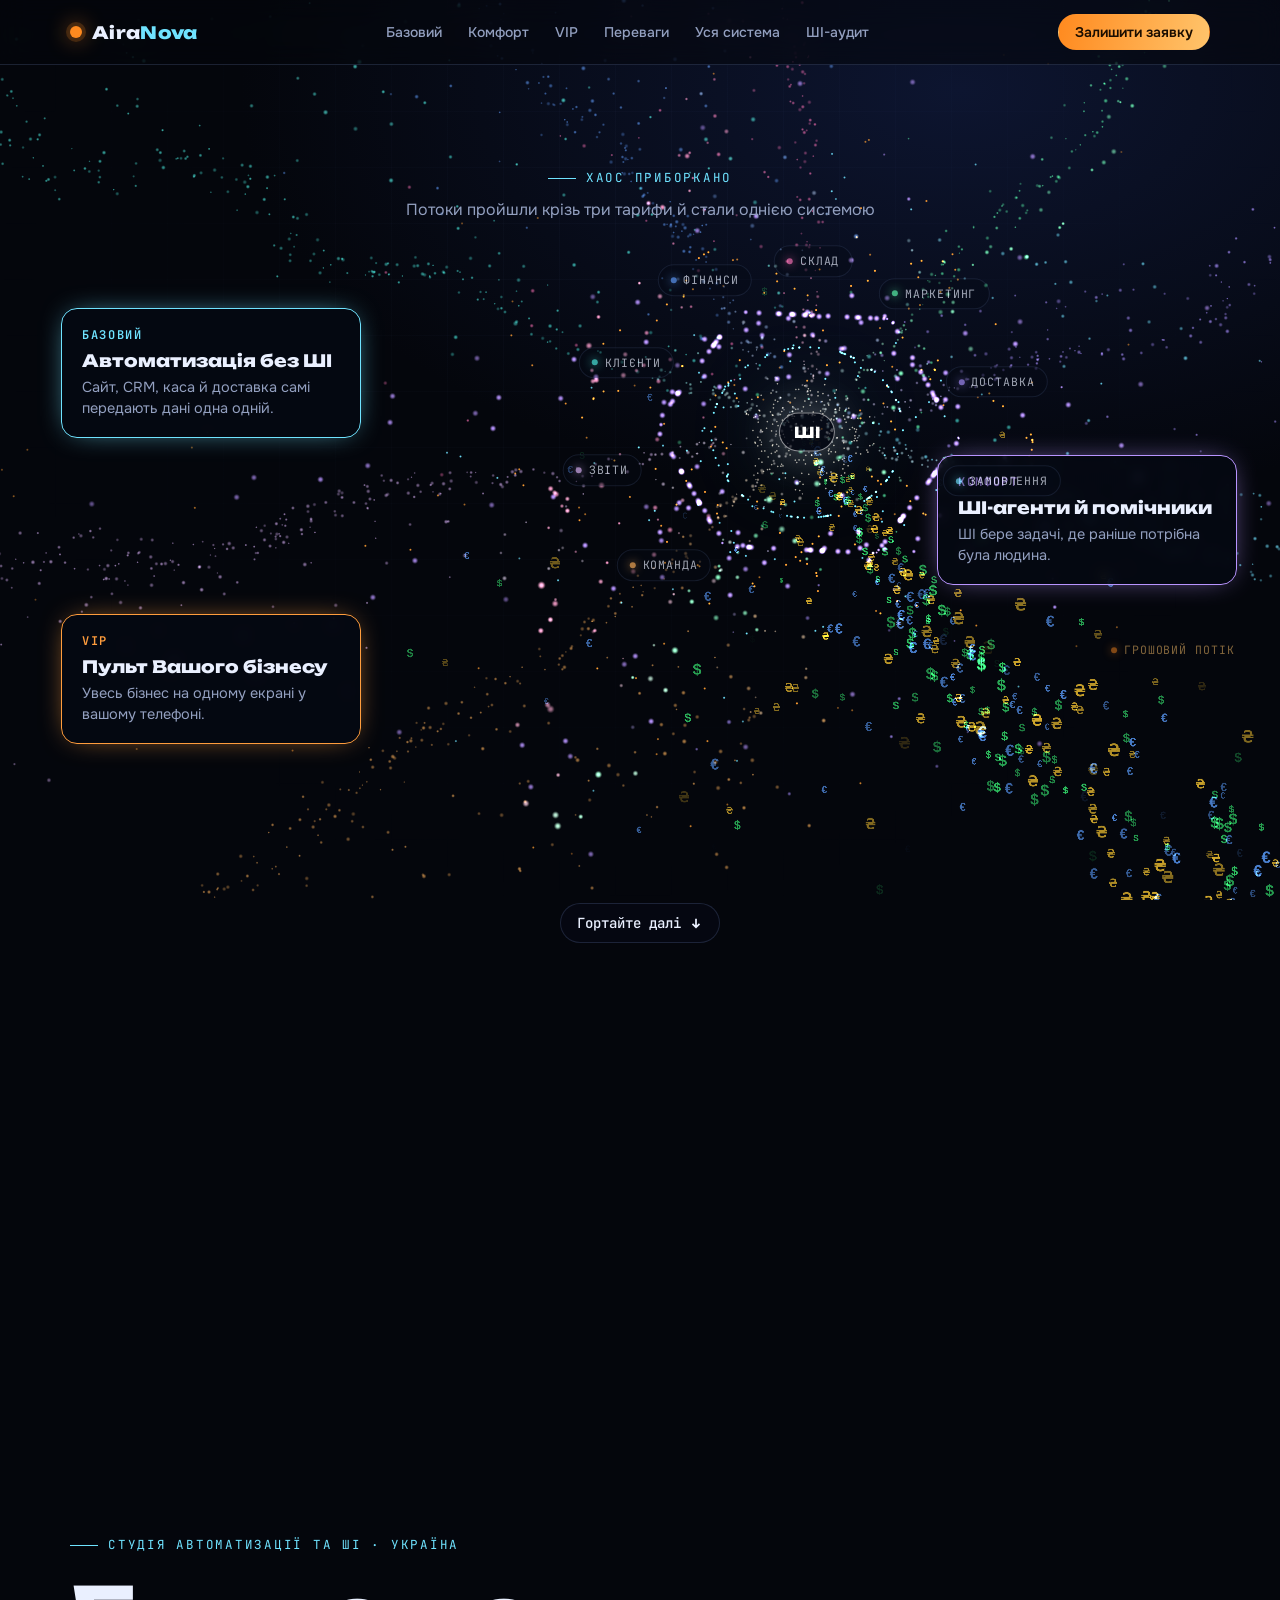
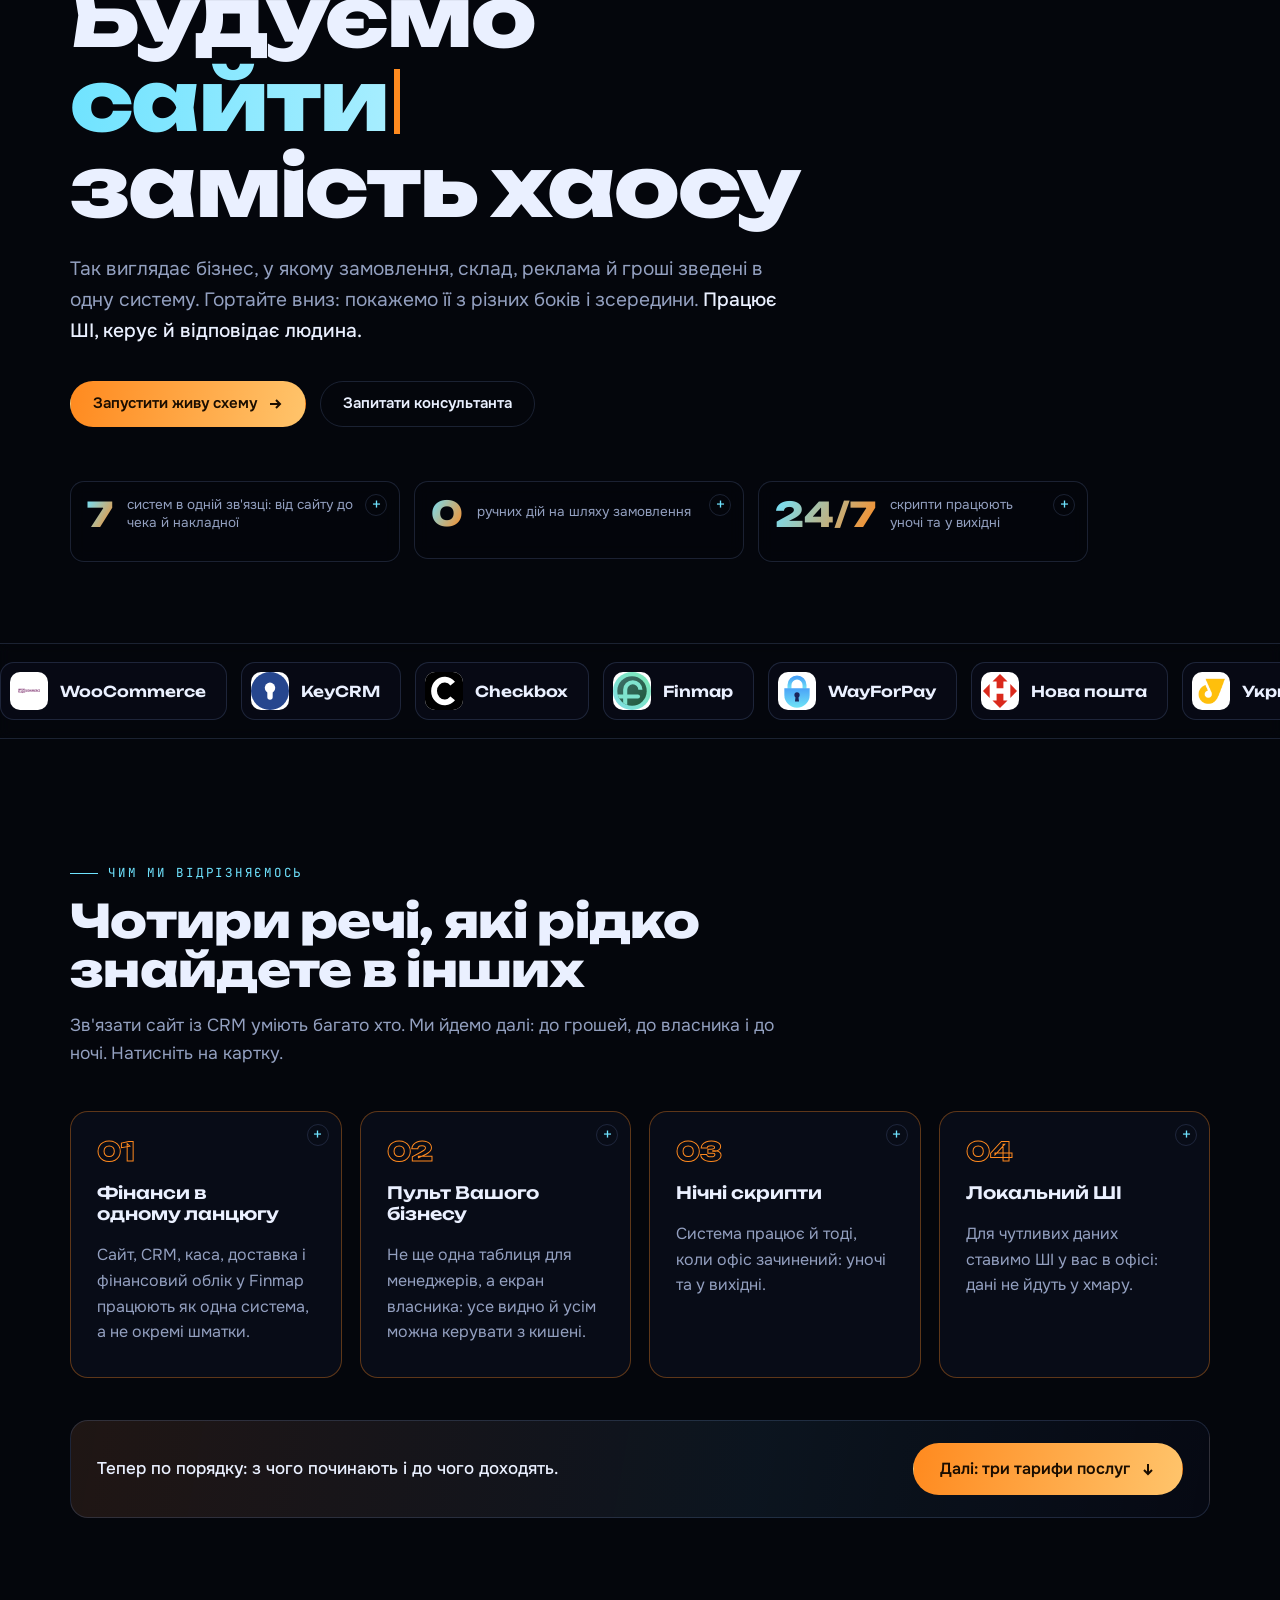
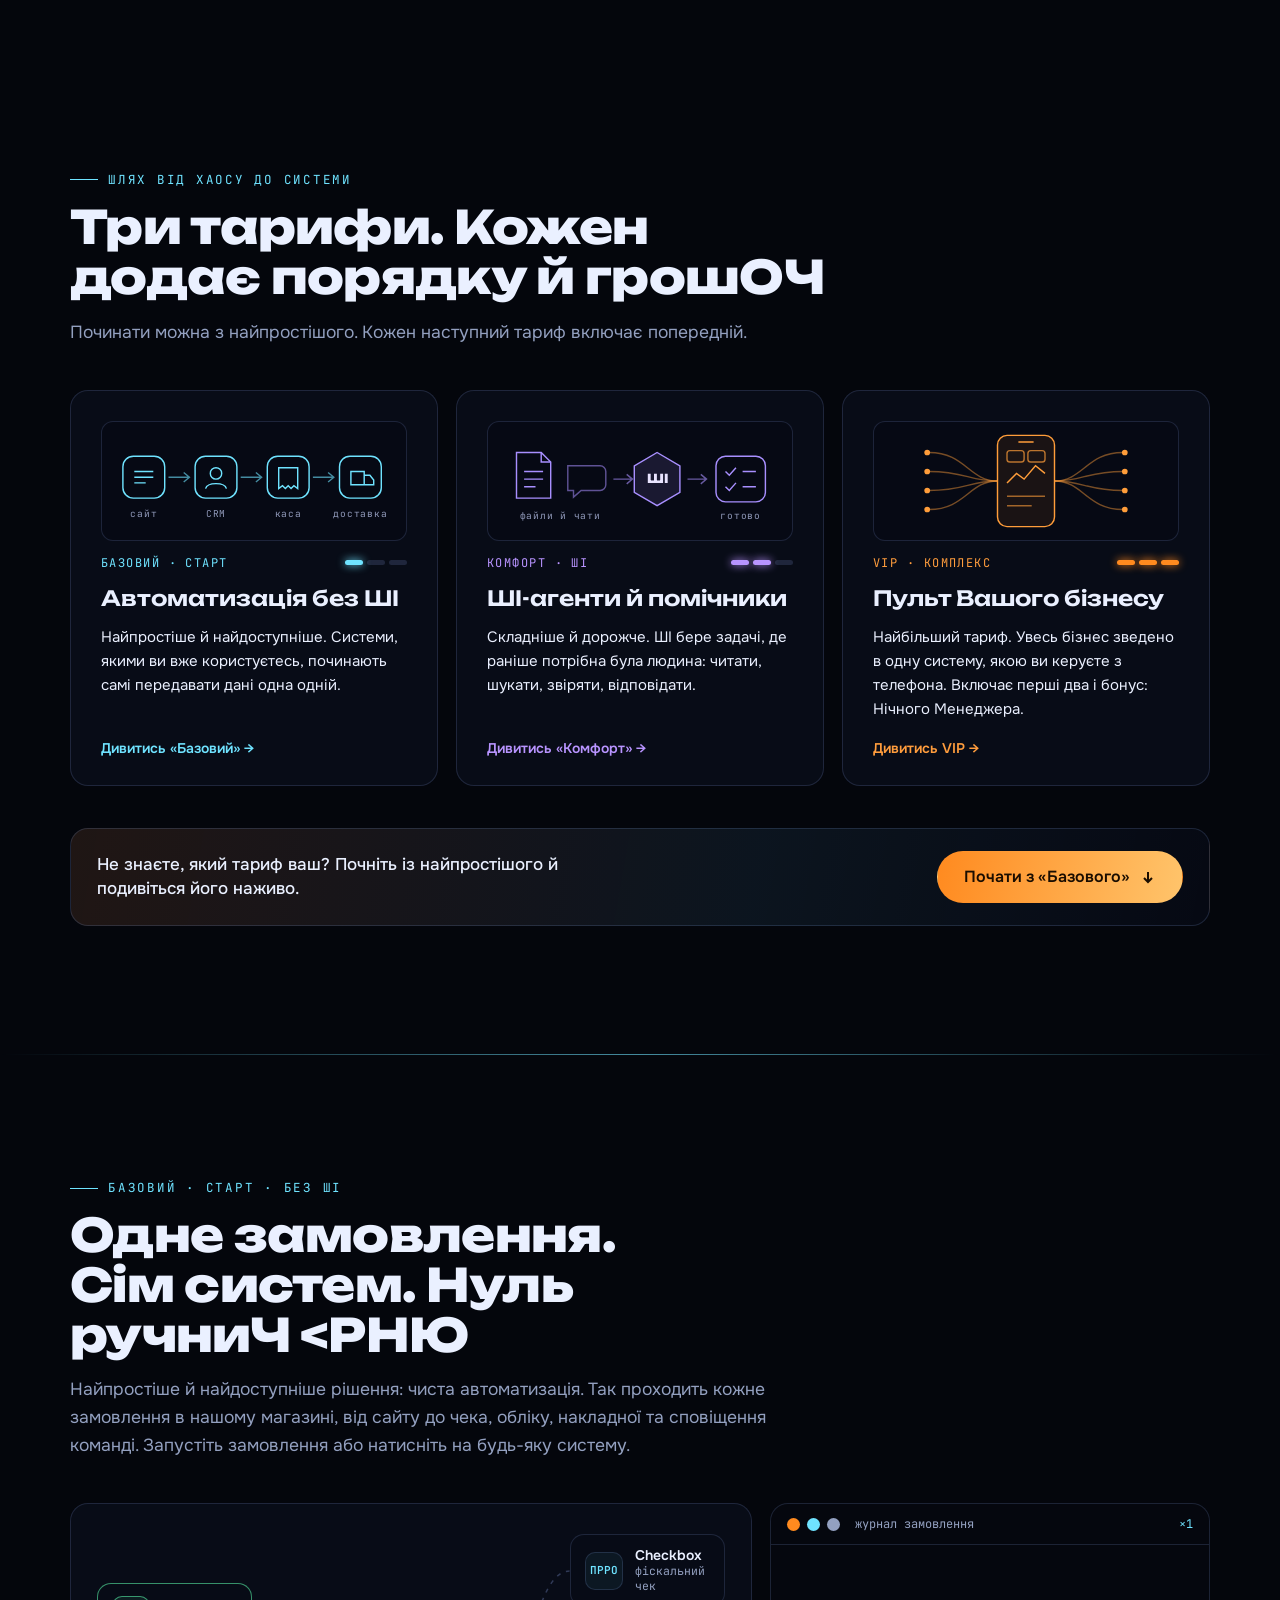
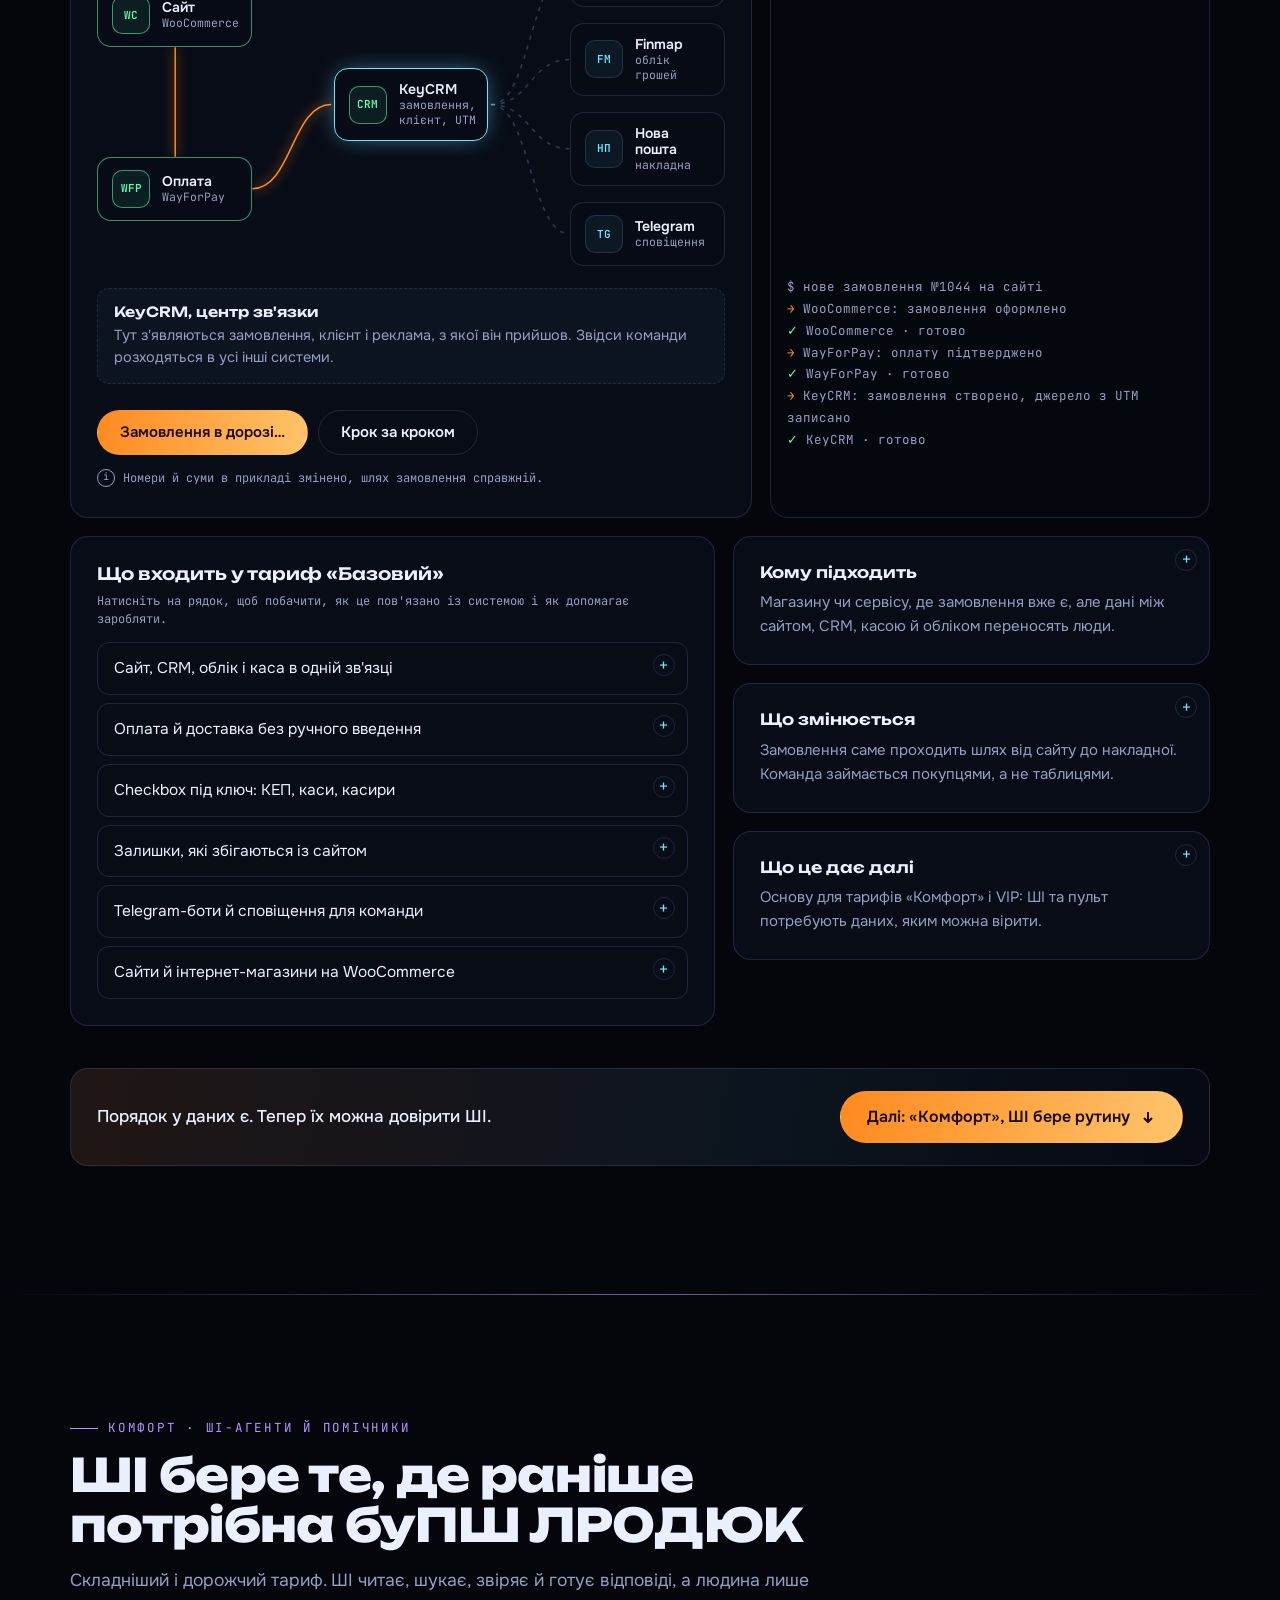
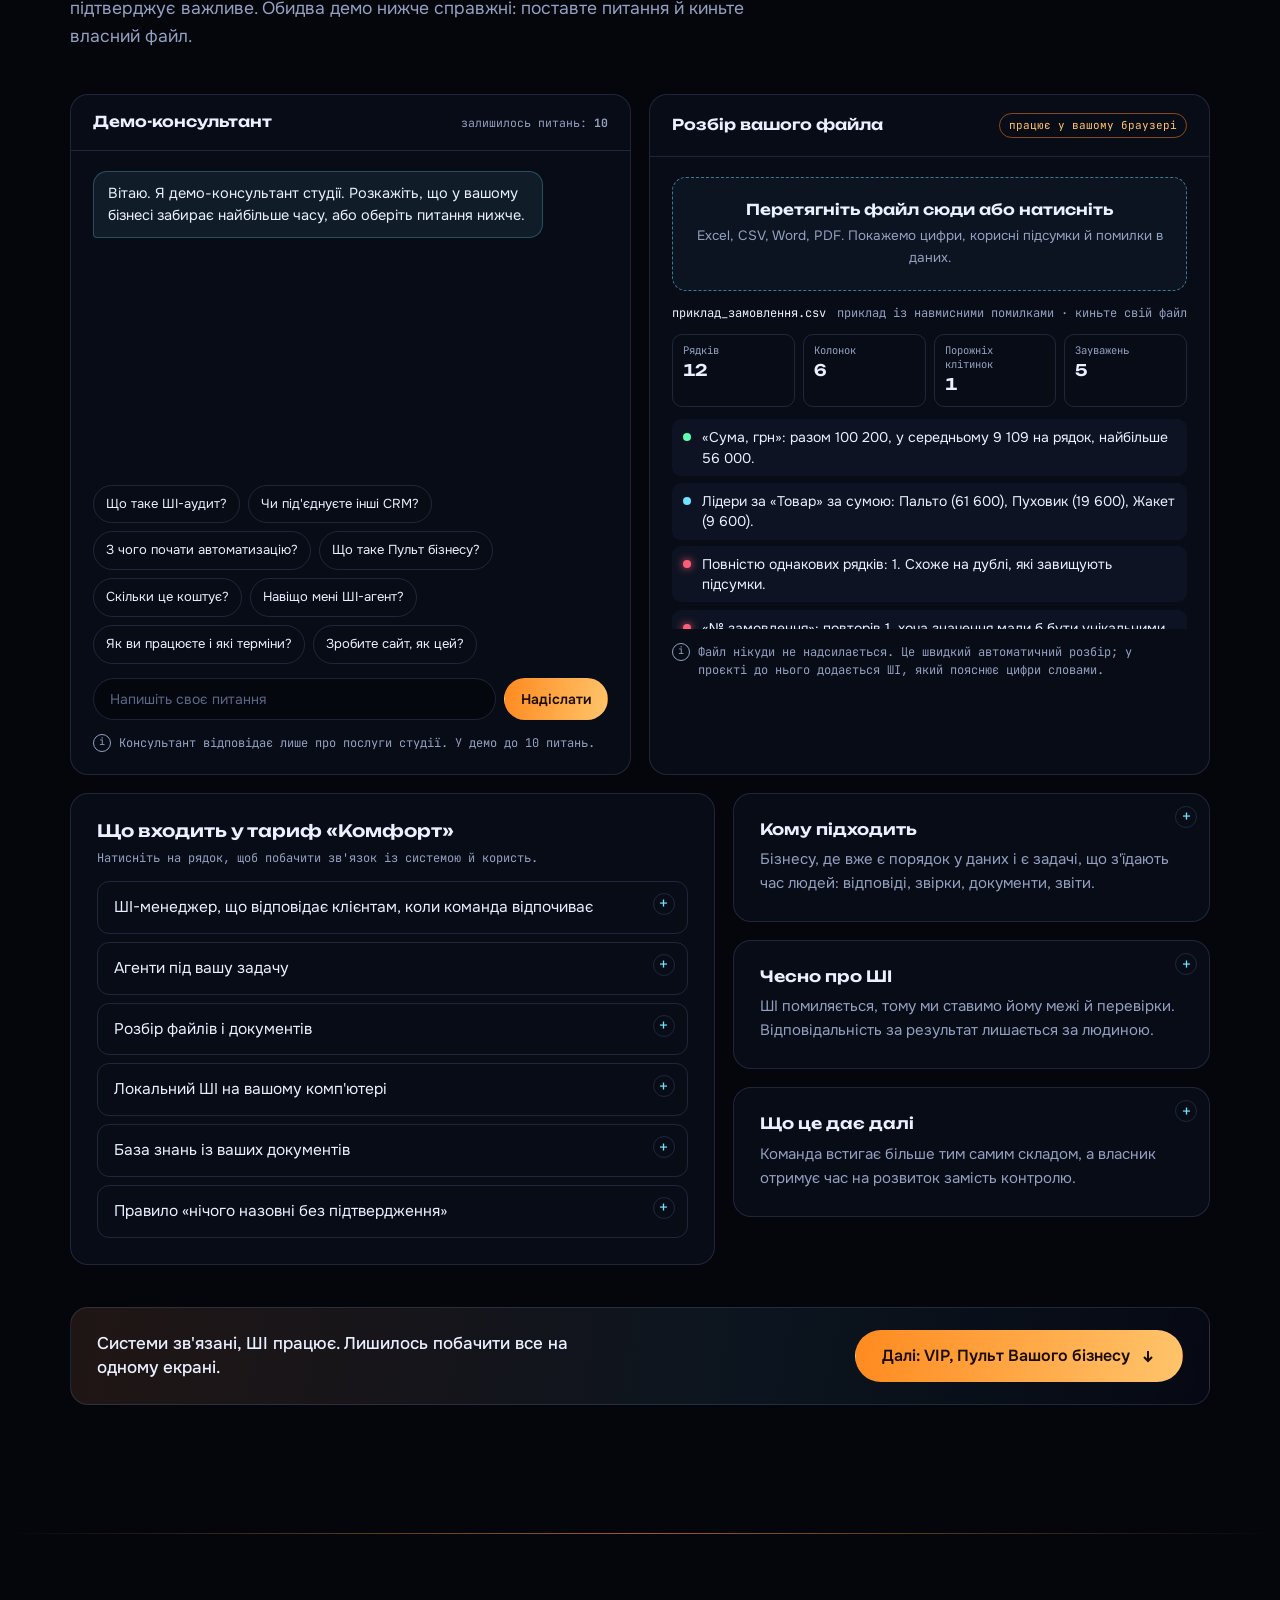
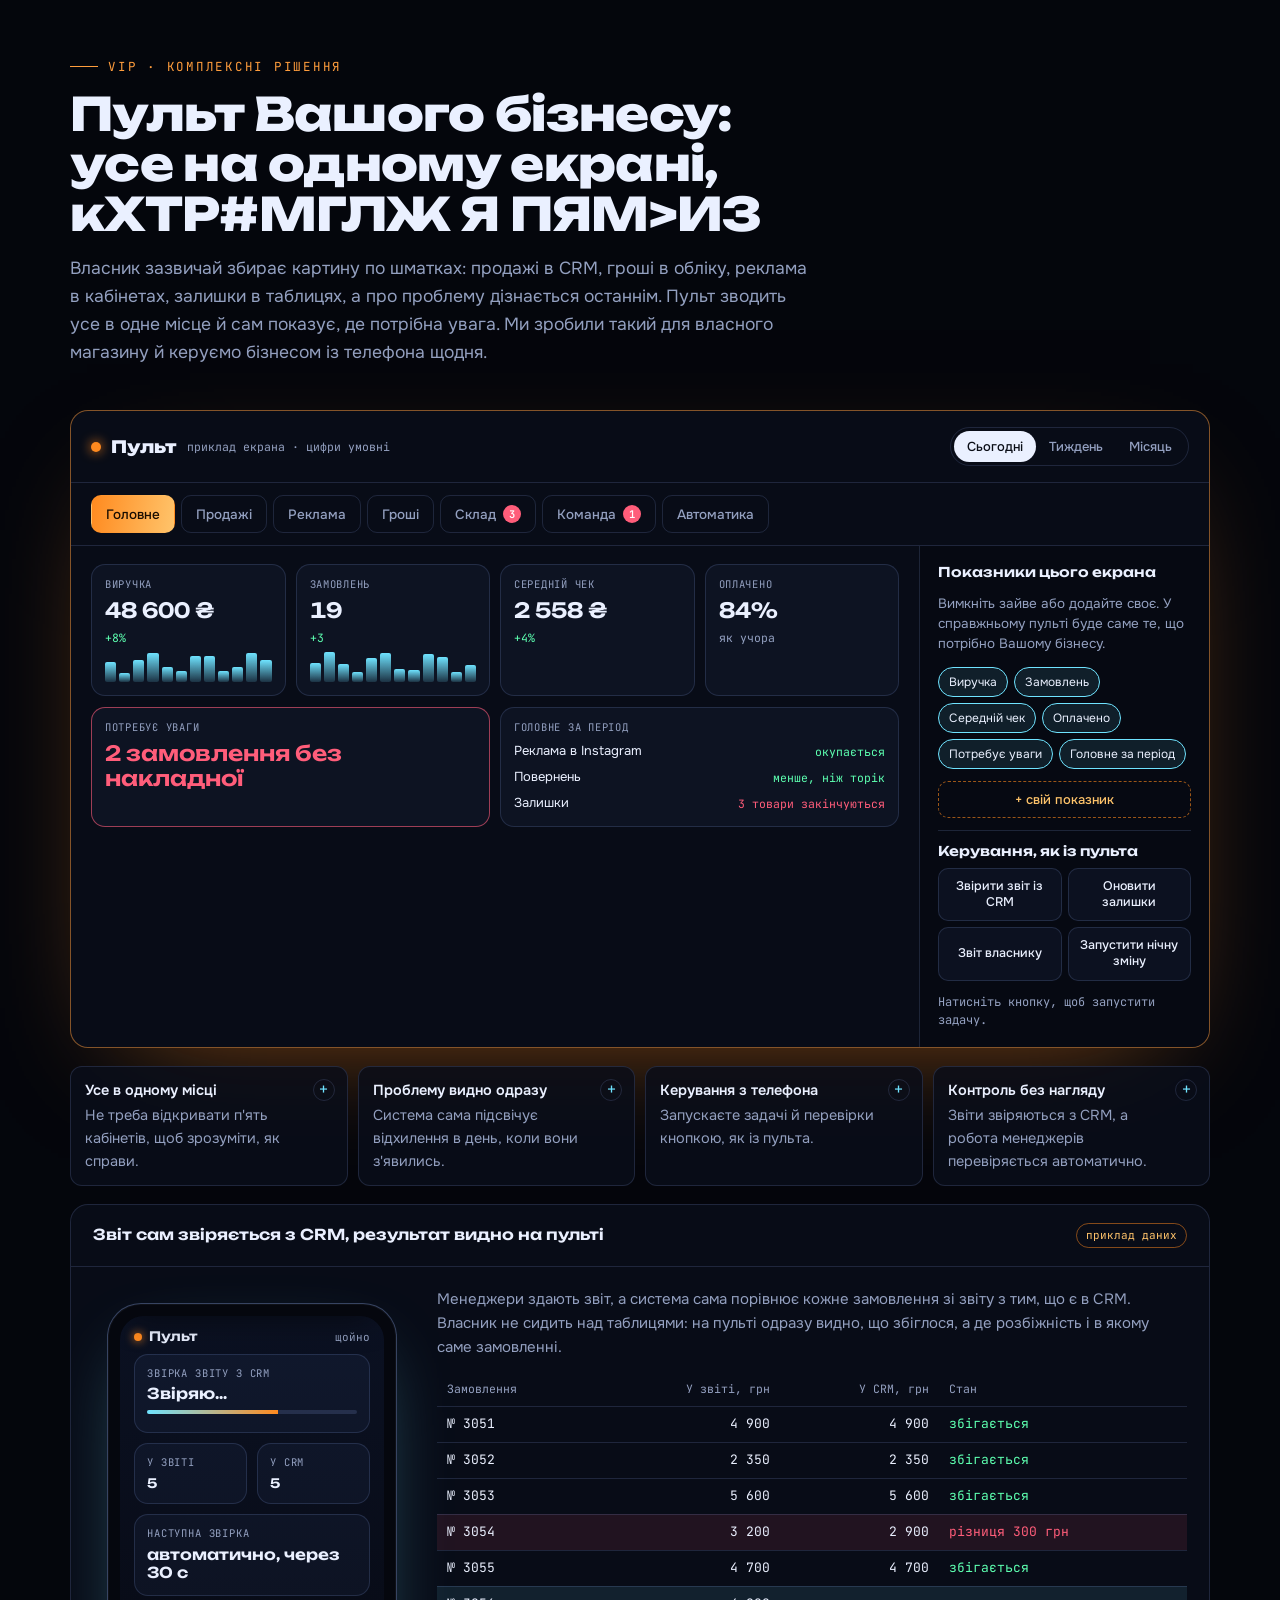
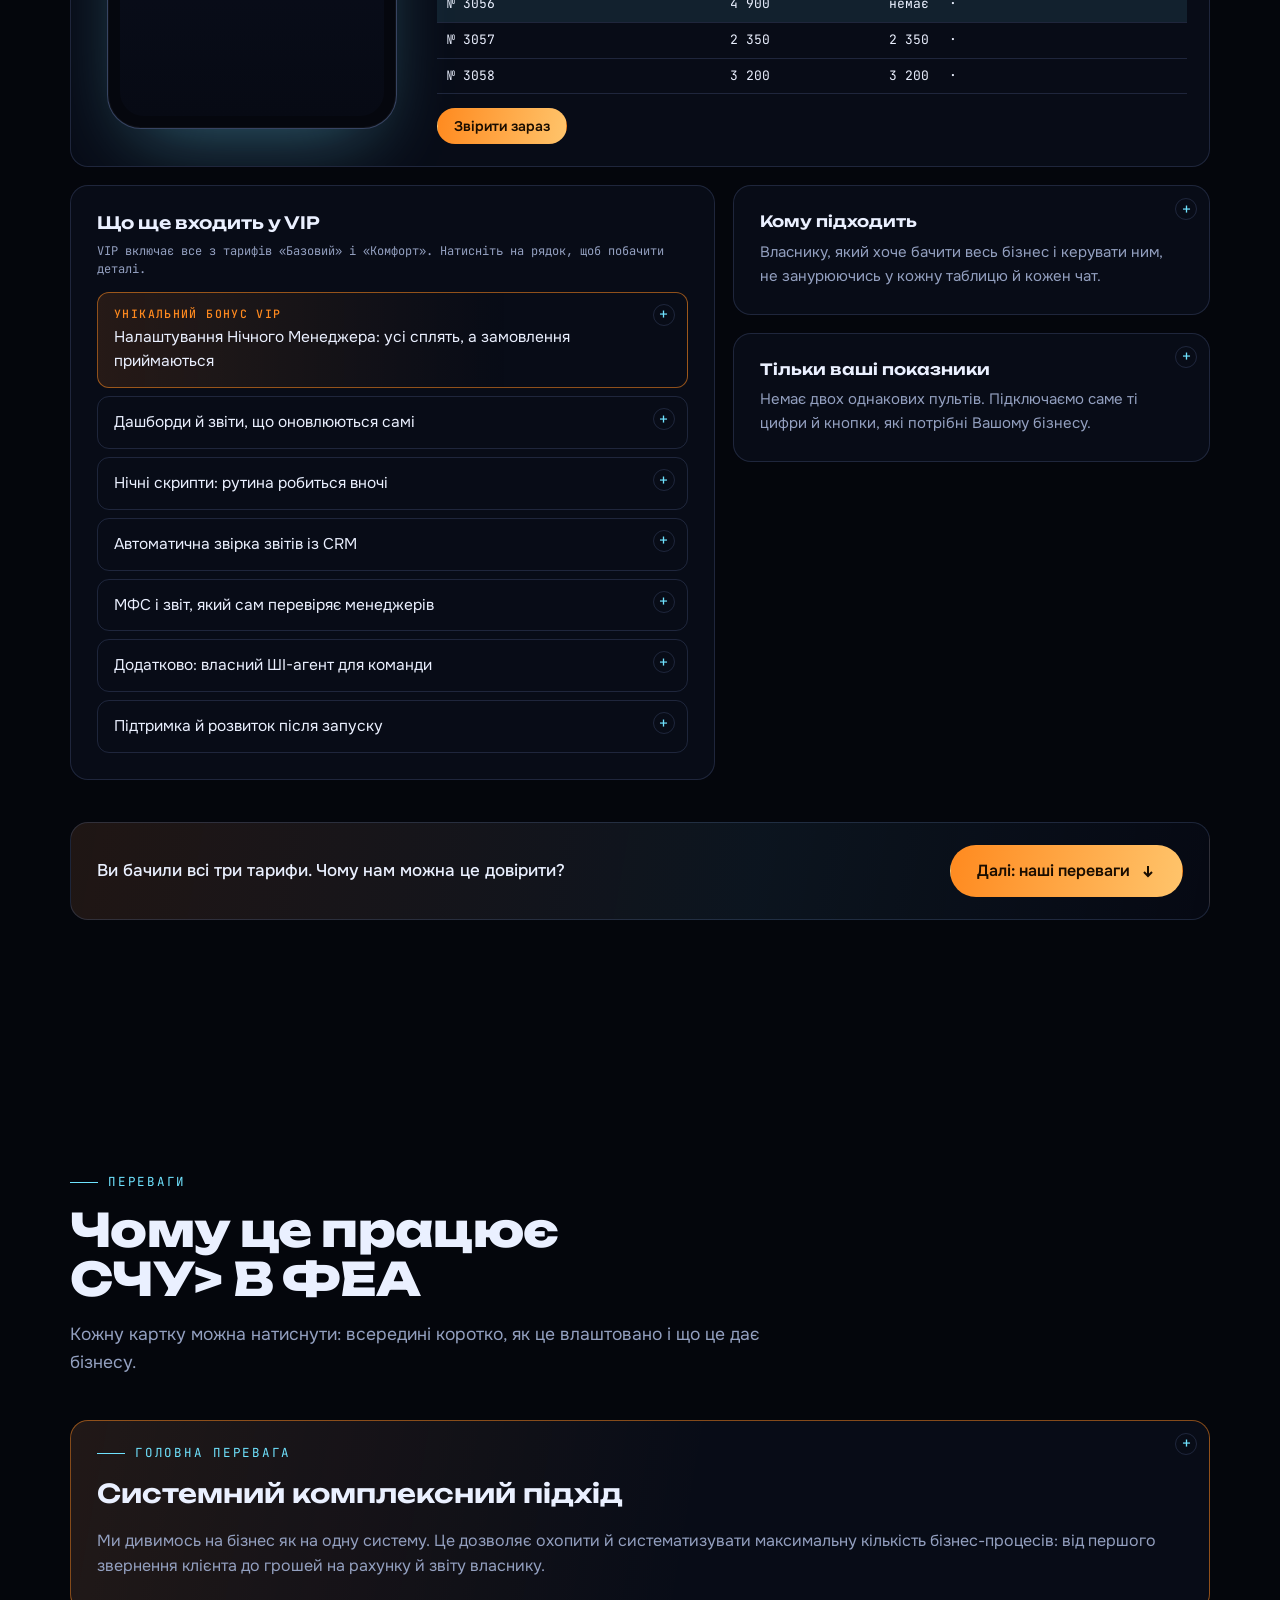
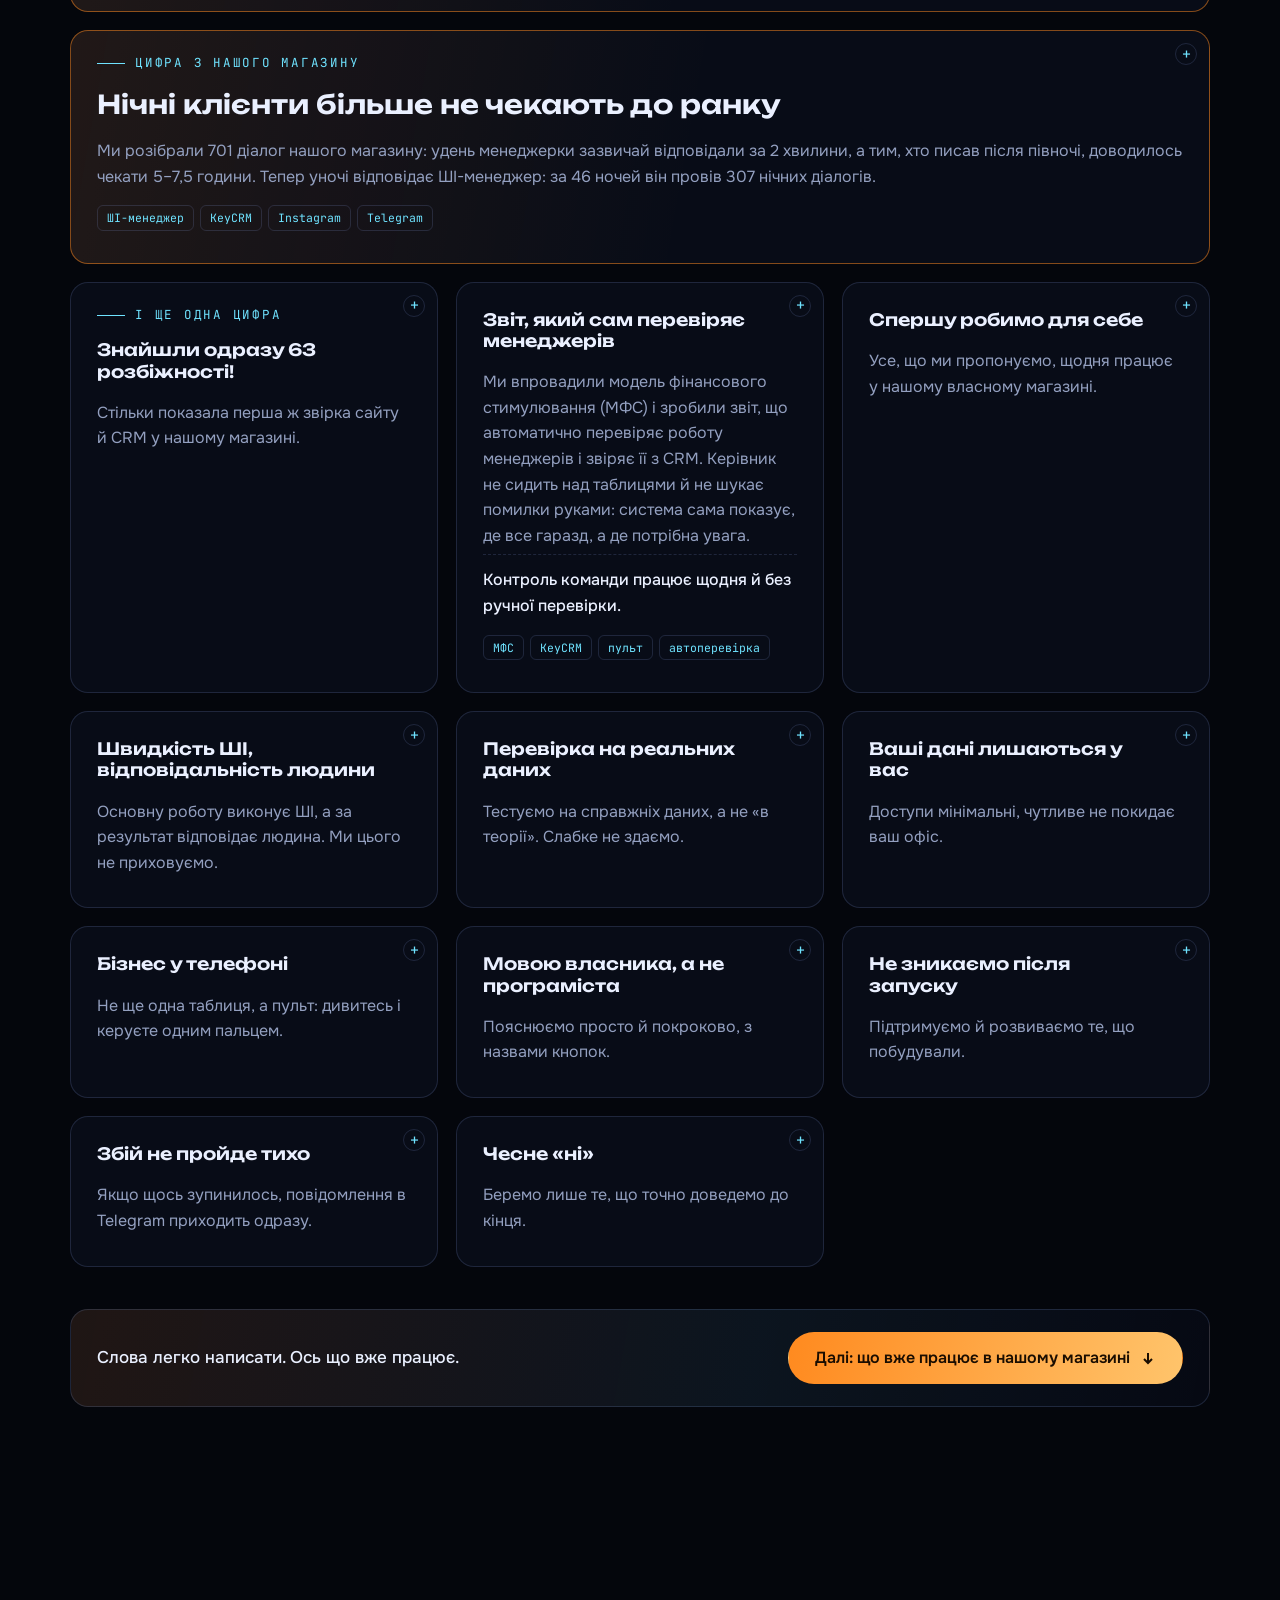
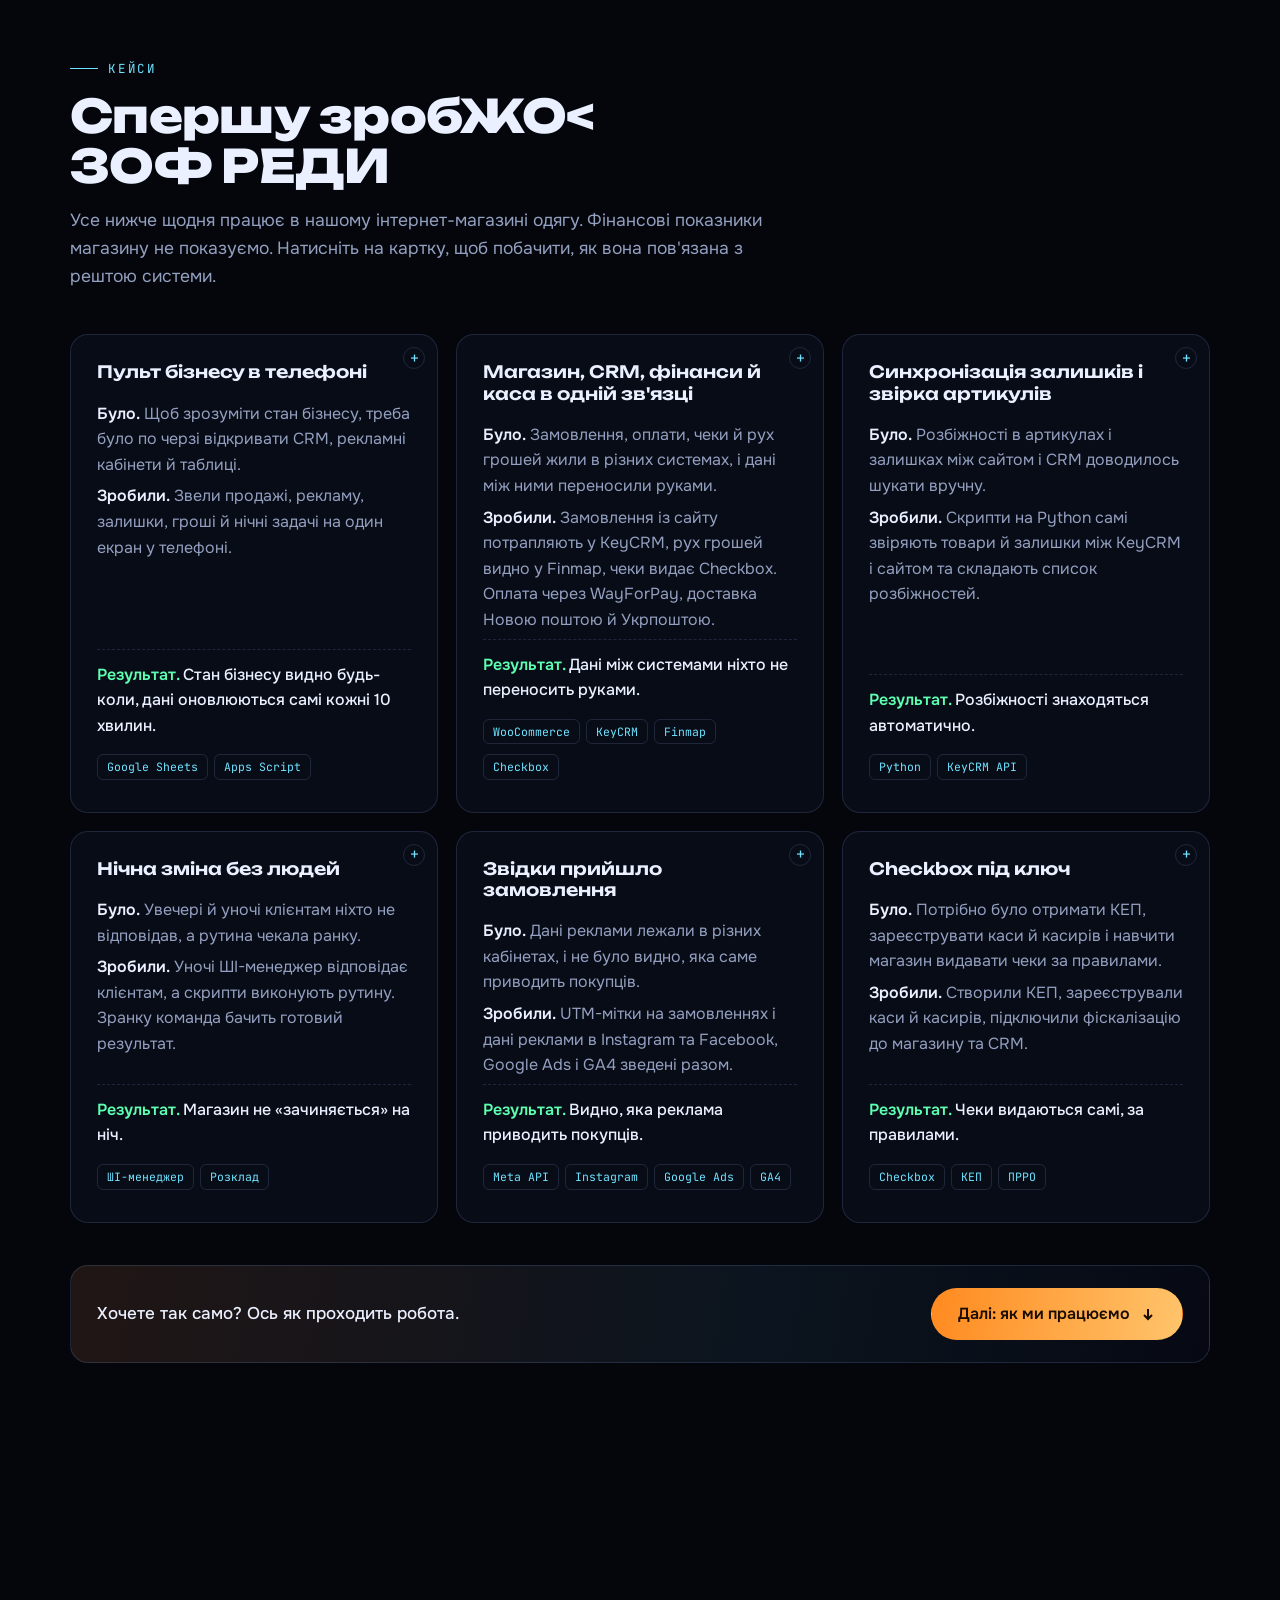
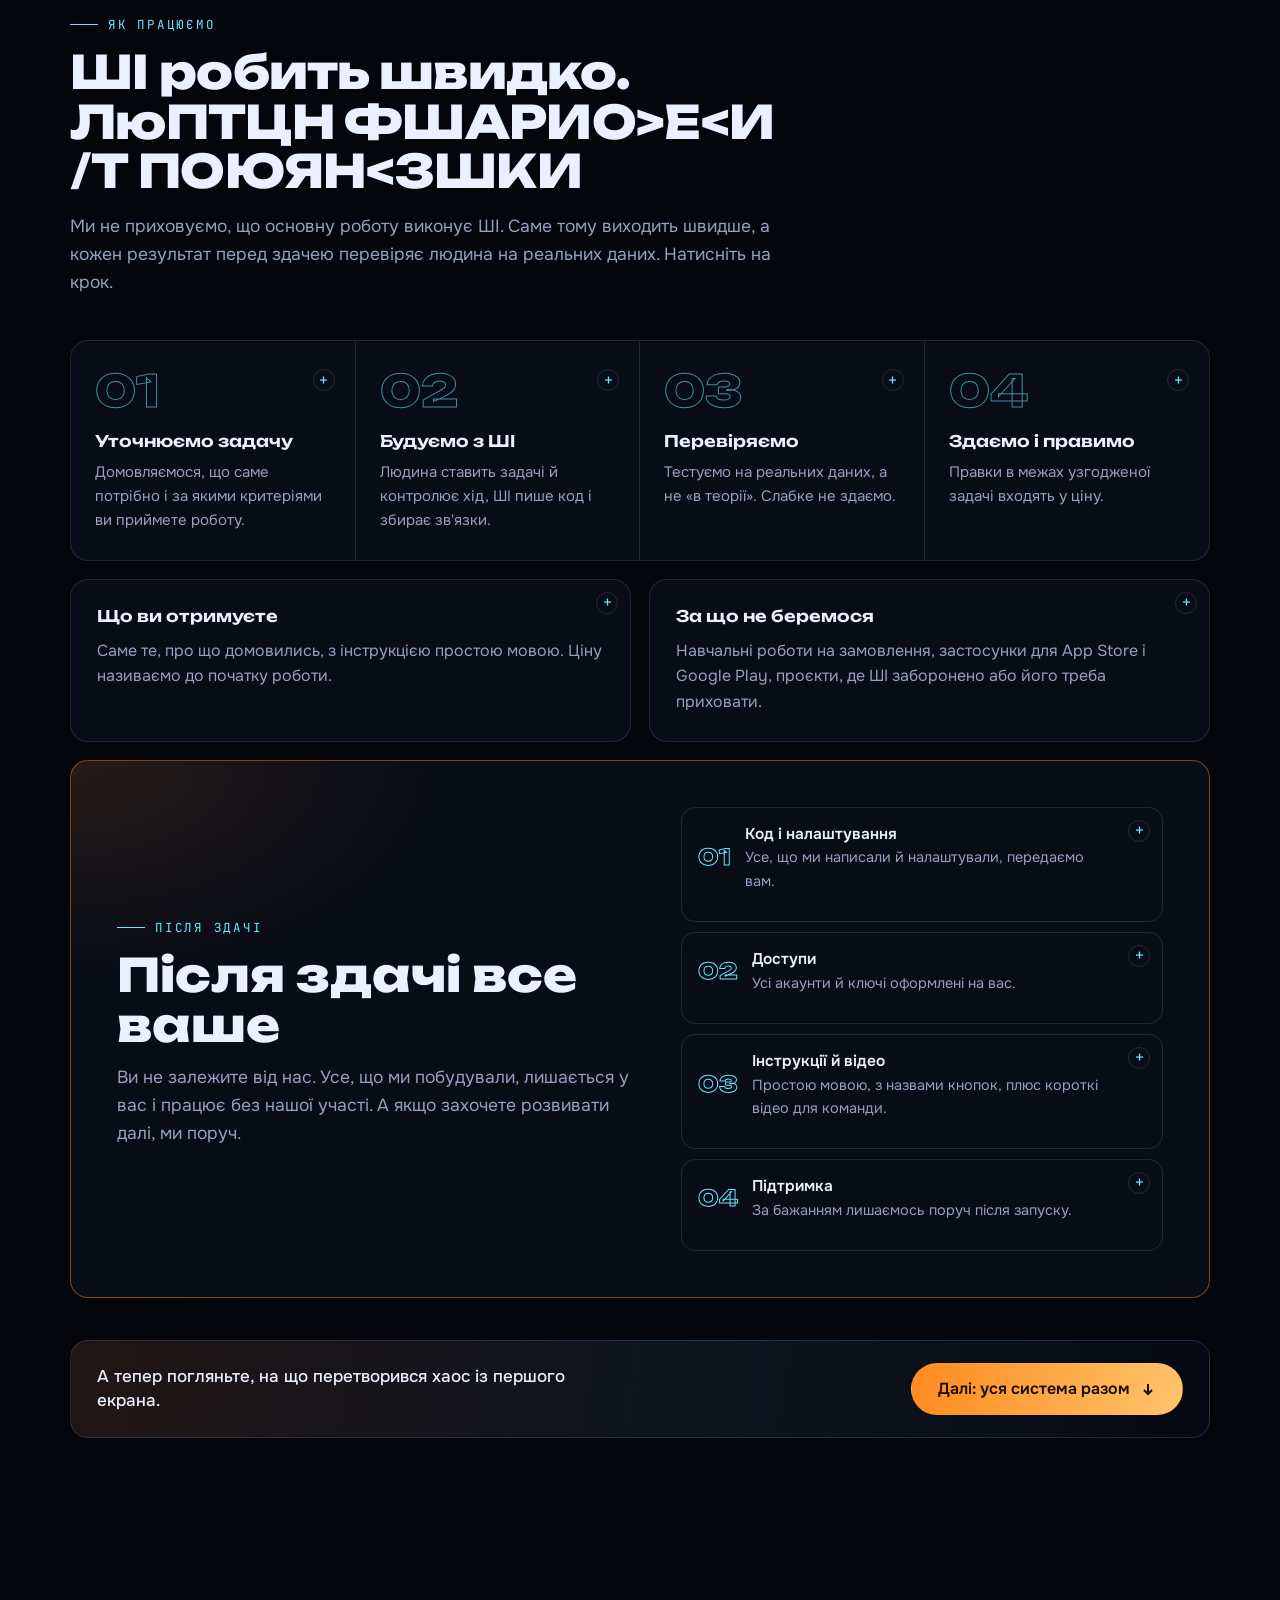
<file: index.html>
<!doctype html>
<html lang="uk">
<head>
<meta charset="utf-8">
<meta name="google-site-verification" content="s_74BkO8yv9xMwKLHEt9pX0rljSNo5zrSKsTK2_4qEU">
<meta name="msvalidate.01" content="6C388A14E9DCFC4AB79F6A59805C112F">
<meta name="viewport" content="width=device-width,initial-scale=1,viewport-fit=cover">
<title>AiraNova Studio · автоматизація бізнесу: KeyCRM, Checkbox, Finmap</title>
<meta name="description" content="Студія автоматизації для малого бізнесу й інтернет-магазинів в Україні: сайти, зв'язки систем і ШІ-агенти, від простої зв'язки до пульта всього бізнесу в телефоні. WooCommerce, KeyCRM, Checkbox, Finmap, WayForPay, Нова пошта, Google Sheets, Telegram.">
<link rel="canonical" href="https://airanova-studio.github.io/">
<meta property="og:type" content="website">
<meta property="og:site_name" content="AiraNova Studio">
<meta property="og:title" content="AiraNova Studio · автоматизація бізнесу: KeyCRM, Checkbox, Finmap">
<meta property="og:description" content="Сайти, зв'язки систем і ШІ-агенти для малого бізнесу й інтернет-магазинів в Україні. KeyCRM, Checkbox, Finmap, WayForPay, Нова пошта.">
<meta property="og:url" content="https://airanova-studio.github.io/">
<meta property="og:locale" content="uk_UA">
<meta property="og:image" content="https://airanova-studio.github.io/og.png">
<meta property="og:image:type" content="image/png">
<meta property="og:image:width" content="1200">
<meta property="og:image:height" content="630">
<meta property="og:image:alt" content="AiraNova Studio: автоматизація бізнесу та ШІ-агенти">
<meta name="twitter:card" content="summary_large_image">
<meta name="twitter:title" content="AiraNova Studio · автоматизація бізнесу: KeyCRM, Checkbox, Finmap">
<meta name="twitter:description" content="Сайти, зв'язки систем і ШІ-агенти для малого бізнесу й інтернет-магазинів в Україні. KeyCRM, Checkbox, Finmap, WayForPay, Нова пошта.">
<meta name="twitter:image" content="https://airanova-studio.github.io/og.png">
<script type="application/ld+json">{"@context": "https://schema.org", "@type": "ProfessionalService", "name": "AiraNova Studio", "url": "https://airanova-studio.github.io/", "description": "Студія автоматизації для малого бізнесу й інтернет-магазинів в Україні: сайти, зв'язки систем і ШІ-агенти, від простої зв'язки до пульта всього бізнесу в телефоні. WooCommerce, KeyCRM, Checkbox, Finmap, WayForPay, Нова пошта, Google Sheets, Telegram.", "image": "https://airanova-studio.github.io/og.png", "areaServed": {"@type": "Country", "name": "Україна"}, "knowsAbout": ["WooCommerce", "KeyCRM", "Checkbox", "Finmap", "Google Sheets", "Telegram"]}</script>
<meta name="claude:viewport-fit-sides" content="cover">
<link rel="preconnect" href="https://fonts.googleapis.com">
<link rel="stylesheet" href="https://fonts.googleapis.com/css2?family=Unbounded:wght@400;600;800&family=Onest:wght@400;500;600&family=JetBrains+Mono:wght@400;600&display=swap">
<link rel="icon" type="image/svg+xml" href="[data-uri]">
<link rel="icon" type="image/png" sizes="32x32" href="favicon-32.png">
<link rel="apple-touch-icon" href="apple-touch-icon.png">
<meta name="theme-color" content="#04060c">
<style>
/* Layout: диспетчерська. Один фіксований 3D-шар частинок за всім сайтом, поверх нього скляні панелі-пульти; сигнал (бурштин) біжить по холодній (лід) схемі. */
:root{
  color-scheme:dark;
  --bg:#04060c; --bg2:#090d18; --panel:rgba(120,150,255,.055); --panel2:rgba(10,14,26,.82);
  --line:rgba(150,180,255,.16); --fg:#eaf0ff; --muted:#93a0c0;
  --sig:#ff8a1f; --sig2:#ffc46b; --ice:#6fe3ff; --ok:#5dffb0; --bad:#ff5d7a;
  --f-display:"Unbounded","Arial Black",system-ui,sans-serif;
  --f-body:"Onest","Segoe UI",system-ui,-apple-system,Roboto,Arial,sans-serif;
  --f-mono:"JetBrains Mono",ui-monospace,Consolas,"Courier New",monospace;
  --r:18px; --w:1180px;
}
*{box-sizing:border-box}
html{scroll-behavior:smooth}
body{margin:0;background:var(--bg);color:var(--fg);font:16px/1.6 var(--f-body);overflow-x:hidden;-webkit-font-smoothing:antialiased}
a{color:inherit}
h1,h2,h3,p{margin:0}
button{font:inherit;color:inherit}
:focus-visible{outline:2px solid var(--ice);outline-offset:3px;border-radius:6px}
#gl{position:fixed;inset:0;width:100%;height:100%;z-index:0;display:block;background:radial-gradient(1200px 700px at 75% 10%,#0d1530 0%,var(--bg) 60%)}
.grain{position:fixed;inset:0;z-index:1;pointer-events:none;background:
  linear-gradient(transparent 0,transparent calc(100% - 1px),rgba(150,180,255,.05) 100%) 0 0/100% 56px,
  linear-gradient(90deg,transparent 0,transparent calc(100% - 1px),rgba(150,180,255,.05) 100%) 0 0/56px 100%;
  mask-image:radial-gradient(ellipse at 50% 30%,#000 10%,transparent 75%);-webkit-mask-image:radial-gradient(ellipse at 50% 30%,#000 10%,transparent 75%)}
#glow{position:fixed;left:0;top:0;width:520px;height:520px;margin:-260px 0 0 -260px;border-radius:50%;z-index:1;pointer-events:none;
  background:radial-gradient(circle,rgba(111,227,255,.10),rgba(255,138,31,.05) 40%,transparent 68%);opacity:0;transition:opacity .4s;will-change:transform}
#bar{position:fixed;left:0;top:0;height:2px;width:100%;z-index:30;transform-origin:0 50%;transform:scaleX(0);background:linear-gradient(90deg,var(--ice),var(--sig))}
.wrap{max-width:var(--w);margin:0 auto;padding-left:max(20px,env(safe-area-inset-left,0px));padding-right:max(20px,env(safe-area-inset-right,0px))}
main,header.nav,footer{position:relative;z-index:2}

/* nav */
header.nav{position:sticky;top:env(safe-area-inset-top,0px);z-index:20;backdrop-filter:blur(14px);-webkit-backdrop-filter:blur(14px);background:rgba(4,6,12,.55);border-bottom:1px solid var(--line)}
header.nav .wrap{display:flex;align-items:center;justify-content:space-between;gap:16px;height:64px}
.logo{font:800 17px/1 var(--f-display);text-decoration:none;letter-spacing:.02em;display:flex;align-items:center;gap:10px}
.logo i{width:12px;height:12px;border-radius:50%;background:var(--sig);box-shadow:0 0 0 4px rgba(255,138,31,.18),0 0 22px var(--sig);animation:beat 2.4s infinite}
.logo b{color:var(--ice);font-weight:800}
@keyframes beat{50%{box-shadow:0 0 0 8px rgba(255,138,31,0),0 0 30px var(--sig)}}
nav.links{display:flex;gap:26px}
nav.links a{font:500 14px var(--f-body);color:var(--muted);text-decoration:none;position:relative;padding:6px 0}
nav.links a::after{content:"";position:absolute;left:0;right:0;bottom:0;height:1px;background:var(--ice);transform:scaleX(0);transform-origin:0 50%;transition:transform .3s}
nav.links a:hover{color:var(--fg)} nav.links a:hover::after{transform:scaleX(1)}

/* buttons */
.btn{--bx:0px;--by:0px;display:inline-flex;align-items:center;gap:10px;padding:14px 22px;border-radius:999px;border:1px solid transparent;cursor:pointer;text-decoration:none;
  font:600 15px/1 var(--f-body);background:linear-gradient(100deg,var(--sig),var(--sig2));color:#1a0d00;transform:translate(var(--bx),var(--by));transition:transform .25s cubic-bezier(.2,.8,.2,1),box-shadow .3s;box-shadow:0 0 0 0 rgba(255,138,31,.5)}
.btn:hover{box-shadow:0 10px 40px -8px rgba(255,138,31,.7)}
.btn.ghost{background:transparent;color:var(--fg);border-color:var(--line)}
.btn.ghost:hover{border-color:var(--ice);box-shadow:0 10px 40px -12px rgba(111,227,255,.6)}
.btn.sm{padding:10px 16px;font-size:14px}
.btn svg{width:16px;height:16px}

/* hero */
.hero{min-height:min(92vh,880px);display:flex;align-items:center;padding-block:72px 40px}
.hero .wrap{width:100%}
.eyebrow{font:400 12.5px/1 var(--f-mono);letter-spacing:.14em;text-transform:uppercase;color:var(--ice);display:inline-flex;align-items:center;gap:10px}
.eyebrow::before{content:"";width:28px;height:1px;background:var(--ice)}
.hero h1{font:800 clamp(34px,6.4vw,84px)/1.02 var(--f-display);letter-spacing:-.02em;margin:22px 0 26px;max-width:14ch;text-wrap:balance}
.hero h1 .rot{display:block;color:transparent;background:linear-gradient(95deg,var(--ice) 0%,#b9f1ff 40%,var(--sig) 100%);-webkit-background-clip:text;background-clip:text;min-height:1.05em;white-space:nowrap}
.hero h1 .rot::after{content:"";display:inline-block;width:.07em;height:.8em;margin-left:.08em;background:var(--sig);vertical-align:-.04em;animation:blink 1s steps(2) infinite}
@keyframes blink{50%{opacity:0}}
.lead{font-size:clamp(17px,1.5vw,20px);color:var(--muted);max-width:56ch}
.lead b{color:var(--fg);font-weight:500}
.cta{display:flex;flex-wrap:wrap;gap:14px;margin-top:34px}
.hud{display:flex;flex-wrap:wrap;gap:14px;margin-top:54px}
.hud>div{display:flex;align-items:center;gap:14px;padding:14px 20px 14px 16px;border:1px solid var(--line);border-radius:14px;background:rgba(4,6,12,.55);backdrop-filter:blur(8px);-webkit-backdrop-filter:blur(8px);max-width:290px;transition:border-color .3s,transform .3s}
.hud>div:hover{border-color:var(--sig);transform:translateY(-3px)}
.hud b{font:800 34px/1 var(--f-display);color:transparent;background:linear-gradient(120deg,var(--ice),var(--sig));-webkit-background-clip:text;background-clip:text;white-space:nowrap}
.hud span{font:400 13.5px/1.4 var(--f-body);color:var(--muted)}

/* marquee */
.marq{border-block:1px solid var(--line);background:rgba(4,6,12,.5);overflow:hidden;padding-block:18px;backdrop-filter:blur(6px)}
.marq div{display:flex;gap:14px;width:max-content;animation:marq 55s linear infinite}
.marq .it{display:inline-flex;align-items:center;gap:12px;padding:9px 20px 9px 9px;border:1px solid var(--line);border-radius:14px;background:rgba(10,14,26,.7);font:600 15px/1 var(--f-display);white-space:nowrap;transition:border-color .3s,transform .3s}
.marq .it:hover{border-color:var(--ice);transform:translateY(-2px)}
.marq .lg{flex:none;width:38px;height:38px;border-radius:10px;background:#fff;display:grid;place-items:center}
.marq .lg{overflow:hidden}
.marq .lg img{width:100%;height:100%;display:block;object-fit:contain}
.marq .lg svg{width:22px;height:22px;display:block}
.marq .lg.m{background:rgba(111,227,255,.08);border:1px solid rgba(111,227,255,.4);color:var(--ice);font:600 13px/1 var(--f-mono)}
.marq:hover div{animation-play-state:paused}
@keyframes marq{to{transform:translateX(-50%)}}

/* sections */
section.s{padding-block:clamp(72px,10vw,130px);scroll-margin-top:40px}
.head{display:grid;gap:16px;margin-bottom:44px;max-width:780px}
.head h2{font:800 clamp(26px,3.6vw,46px)/1.08 var(--f-display);letter-spacing:-.015em;text-wrap:balance}
.head p{color:var(--muted);font-size:17.5px;max-width:62ch}
.rv{opacity:.35;transform:translateY(26px);transition:opacity .8s,transform .8s cubic-bezier(.2,.8,.2,1)}
.rv.in{opacity:1;transform:none}

/* glass card with cursor light + tilt */
.card{--mx:50%;--my:50%;position:relative;border:1px solid var(--line);border-radius:var(--r);background:var(--panel2);padding:26px;overflow:hidden;min-width:0;
  transform:perspective(900px) rotateX(var(--rx,0deg)) rotateY(var(--ry,0deg));transition:transform .25s ease-out,border-color .3s}
.card::before{content:"";position:absolute;inset:0;pointer-events:none;opacity:0;transition:opacity .3s;
  background:radial-gradient(420px circle at var(--mx) var(--my),rgba(111,227,255,.16),transparent 60%)}
.card:hover{border-color:rgba(111,227,255,.5)} .card:hover::before{opacity:1}
.card>*{position:relative}
.card h3{font:600 17px/1.25 var(--f-display);margin-bottom:12px}
.card p,.card li{color:var(--muted)}
.tag{display:inline-block;font:400 11.5px/1 var(--f-mono);padding:6px 9px;border:1px solid var(--line);border-radius:6px;color:var(--ice);margin:10px 6px 0 0}
.note{font:400 12px/1.5 var(--f-mono);color:var(--muted);display:flex;gap:8px;align-items:flex-start}
.note::before{content:"i";flex:none;width:16px;height:16px;border:1px solid var(--muted);border-radius:50%;font-size:10px;line-height:14px;text-align:center}

/* services */
.svc{display:grid;grid-template-columns:repeat(3,1fr);gap:18px}
.svc .card{padding:30px;display:flex;flex-direction:column;gap:14px}
.svc .n{font:400 12px var(--f-mono);color:var(--sig);letter-spacing:.12em;text-transform:uppercase}
.svc h3{font-size:21px;margin:0}
.svc ul{margin:0;padding:0;list-style:none;display:grid;gap:9px}
.svc li{padding-left:20px;position:relative;font-size:15.5px}
.svc li::before{content:"";position:absolute;left:0;top:.62em;width:10px;height:1px;background:var(--ice)}
.glyph{height:120px;border-radius:12px;border:1px solid var(--line);background:#060914;overflow:hidden;position:relative}
.glyph canvas{width:100%;height:100%;display:block}

/* pipeline */
.pipe{display:grid;grid-template-columns:1.55fr 1fr;gap:18px;align-items:stretch}
.stage{position:relative;border:1px solid var(--line);border-radius:var(--r);background:var(--panel2);padding:30px 26px;min-width:0}
.stage svg{position:absolute;inset:0;width:100%;height:100%;pointer-events:none;overflow:visible}
.stage path.w{fill:none;stroke:rgba(150,180,255,.28);stroke-width:1.5;stroke-dasharray:4 6}
.stage path.w.lit{stroke:var(--sig);stroke-dasharray:none;filter:drop-shadow(0 0 6px var(--sig));transition:stroke .3s}
.stage circle.p{fill:#fff;filter:drop-shadow(0 0 8px var(--sig)) drop-shadow(0 0 16px var(--sig))}
.nodes{position:relative;display:grid;grid-template-columns:1fr 1fr 1fr;grid-template-rows:repeat(4,auto);gap:16px 13%;align-items:center}
.node{border:1px solid var(--line);border-radius:14px;background:#070b16;padding:12px 14px;display:flex;align-items:center;gap:12px;transition:border-color .3s,box-shadow .3s,transform .3s;min-width:0}
.node .ic{flex:none;width:38px;height:38px;border-radius:10px;display:grid;place-items:center;font:600 11px/1 var(--f-mono);color:var(--ice);border:1px solid var(--line);background:rgba(111,227,255,.06);transition:all .3s}
.node b{display:block;font:600 14px/1.2 var(--f-body)} .node small{display:block;font:400 11.5px/1.3 var(--f-mono);color:var(--muted)}
.node.on{border-color:var(--sig);box-shadow:0 0 0 1px var(--sig),0 0 34px -6px rgba(255,138,31,.7);transform:scale(1.035)}
.node.on .ic{background:var(--sig);color:#1a0d00;border-color:var(--sig)}
.node.done{border-color:rgba(93,255,176,.55)} .node.done .ic{color:var(--ok);border-color:rgba(93,255,176,.55);background:rgba(93,255,176,.08)}
#n-site{grid-column:1;grid-row:1/3} #n-pay{grid-column:1;grid-row:3/5} #n-crm{grid-column:2;grid-row:2/4}
#n-prro{grid-column:3;grid-row:1} #n-fin{grid-column:3;grid-row:2} #n-np{grid-column:3;grid-row:3} #n-tg{grid-column:3;grid-row:4}
.stagebar{display:flex;flex-wrap:wrap;align-items:center;justify-content:space-between;gap:14px;margin-top:26px;position:relative}
.console{border:1px solid var(--line);border-radius:var(--r);background:#05070e;display:flex;flex-direction:column;min-height:340px;min-width:0;overflow:hidden}
.console header{display:flex;align-items:center;gap:7px;padding:12px 16px;border-bottom:1px solid var(--line);font:400 12px var(--f-mono);color:var(--muted)}
.console header i{width:9px;height:9px;border-radius:50%;background:var(--line)} .console header i:first-child{background:var(--sig)}
.console header span{margin-left:8px}
#log{flex:1;padding:14px 16px;font:400 12.5px/1.75 var(--f-mono);color:var(--muted);overflow:hidden;display:flex;flex-direction:column;justify-content:flex-end}
#log div{animation:line .35s both;overflow-wrap:anywhere} #log div b{color:var(--ok);font-weight:400} #log div u{color:var(--sig);text-decoration:none}
@keyframes line{from{opacity:0;transform:translateY(8px)}}
.receipt{margin:0 16px 16px;padding:14px 16px;border-radius:4px 4px 0 0;background:#f2f4fa;color:#10131c;font:400 12px/1.6 var(--f-mono);
  clip-path:polygon(0 0,100% 0,100% 100%,96% 94%,92% 100%,88% 94%,84% 100%,80% 94%,76% 100%,72% 94%,68% 100%,64% 94%,60% 100%,56% 94%,52% 100%,48% 94%,44% 100%,40% 94%,36% 100%,32% 94%,28% 100%,24% 94%,20% 100%,16% 94%,12% 100%,8% 94%,4% 100%,0 94%);
  padding-bottom:22px;max-height:0;opacity:0;margin-top:0;transition:max-height .7s cubic-bezier(.2,.8,.2,1),opacity .3s;overflow:hidden}
.receipt.out{max-height:190px;opacity:1}
.receipt b{display:flex;justify-content:space-between;font-weight:600;border-top:1px dashed #9aa;margin-top:6px;padding-top:6px}
.receipt span{display:flex;justify-content:space-between;gap:10px}

/* demos */
.demos{display:grid;grid-template-columns:1fr 1fr;gap:18px}
.demo{display:flex;flex-direction:column;gap:16px;padding:0;background:var(--panel2)}
.demo>.top{display:flex;align-items:center;justify-content:space-between;gap:12px;padding:18px 22px;border-bottom:1px solid var(--line)}
.demo>.top h3{margin:0;font-size:15px}
.pill{font:400 11px/1 var(--f-mono);padding:6px 9px;border-radius:999px;border:1px solid rgba(255,138,31,.5);color:var(--sig2);white-space:nowrap}
.demo>.body{padding:4px 22px 22px;display:flex;flex-direction:column;gap:14px;flex:1;min-width:0}
/* chat */
#chat{height:300px;overflow-y:auto;display:flex;flex-direction:column;gap:10px;padding-right:4px;scrollbar-width:thin;scrollbar-color:var(--line) transparent}
.msg{max-width:88%;padding:11px 14px;border-radius:14px;font-size:14.5px;line-height:1.5;animation:line .3s both;overflow-wrap:anywhere}
.msg.a{align-self:flex-start;background:rgba(111,227,255,.08);border:1px solid rgba(111,227,255,.25);border-bottom-left-radius:4px}
.msg.u{align-self:flex-end;background:linear-gradient(100deg,var(--sig),var(--sig2));color:#1a0d00;border-bottom-right-radius:4px}
.msg.t i{display:inline-block;width:6px;height:6px;margin:0 2px;border-radius:50%;background:var(--ice);animation:dot 1s infinite} .msg.t i:nth-child(2){animation-delay:.15s} .msg.t i:nth-child(3){animation-delay:.3s}
@keyframes dot{50%{opacity:.2;transform:translateY(-3px)}}
.chips{display:flex;flex-wrap:wrap;gap:8px}
.chips button{border:1px solid var(--line);background:transparent;border-radius:999px;padding:8px 12px;font-size:13px;cursor:pointer;color:var(--fg);transition:all .2s}
.chips button:hover{border-color:var(--ice);background:rgba(111,227,255,.08)}
#chatf{display:flex;gap:8px} #chatf input{flex:1;min-width:0;background:#05070e;border:1px solid var(--line);border-radius:999px;padding:11px 16px;color:var(--fg);font:400 14px var(--f-body)}
#chatf input::placeholder{color:#5c6887}
/* dash */
.kpis{display:grid;grid-template-columns:repeat(3,1fr);gap:10px}
.kpi{border:1px solid var(--line);border-radius:12px;padding:12px;min-width:0}
.kpi small{display:block;font:400 11px/1.3 var(--f-mono);color:var(--muted)} .kpi b{font:600 clamp(17px,2vw,24px)/1.3 var(--f-display);font-variant-numeric:tabular-nums}
.kpi b.up{color:var(--ok)}
#chart{width:100%;height:170px;display:block}
.tick{display:flex;justify-content:space-between;gap:10px;font:400 11.5px var(--f-mono);color:var(--muted)} .tick b{color:var(--ice);font-weight:400}
/* sync */
.demo.wide{grid-column:1/-1}
.sync{display:grid;grid-template-columns:1.3fr 1fr;gap:22px;align-items:start}
.tblw{overflow-x:auto;min-width:0}
table{border-collapse:collapse;width:100%;font:400 13px/1.3 var(--f-mono);font-variant-numeric:tabular-nums}
th,td{padding:9px 10px;text-align:left;border-bottom:1px solid var(--line);white-space:nowrap} th{color:var(--muted);font-weight:400;font-size:11.5px}
td.num,th.num{text-align:right}
tr{transition:background .25s} tr.scan{background:rgba(111,227,255,.1)} tr.bad{background:rgba(255,93,122,.1)} tr.bad td.st{color:var(--bad)} tr.good td.st{color:var(--ok)} tr.fixed{background:rgba(93,255,176,.07)}
.syncside{display:flex;flex-direction:column;gap:14px} .syncside p{color:var(--muted);font-size:15px}
#syncres{font:400 13px/1.6 var(--f-mono);color:var(--muted);min-height:3.2em}

/* cases */
.cases{display:grid;grid-template-columns:repeat(3,1fr);gap:18px}
.case{display:flex;flex-direction:column;gap:6px}
.case .res{color:var(--fg);font-weight:500;margin-top:auto;padding-top:12px;border-top:1px dashed var(--line)}
.case.aira{grid-column:span 3;display:grid;grid-template-columns:1.1fr 1fr;gap:26px;align-items:center;border-color:rgba(255,138,31,.4)}
.slot{border:1px dashed rgba(255,138,31,.55);border-radius:14px;min-height:190px;display:grid;place-items:center;text-align:center;padding:20px;background:repeating-linear-gradient(135deg,rgba(255,138,31,.05) 0 12px,transparent 12px 24px);font:400 12.5px/1.6 var(--f-mono);color:var(--sig2)}

/* process */
.steps{display:grid;grid-template-columns:repeat(4,1fr);gap:0;border:1px solid var(--line);border-radius:var(--r);background:var(--panel2);overflow:hidden}
.step{padding:28px 24px;border-right:1px solid var(--line);position:relative;transition:background .3s;min-width:0}
.step:last-child{border-right:0} .step:hover{background:rgba(111,227,255,.06)}
.step .k{font:800 44px/1 var(--f-display);color:transparent;-webkit-text-stroke:1px rgba(111,227,255,.6);margin-bottom:18px;transition:all .3s}
.step:hover .k{color:var(--sig);-webkit-text-stroke:1px var(--sig)}
.step h3{font:600 16px/1.3 var(--f-display);margin-bottom:8px} .step p{color:var(--muted);font-size:15px}
.duo{display:grid;grid-template-columns:1fr 1fr;gap:18px;margin-top:18px}
.duo .card h3{font-size:16px}

/* contact */
.final{text-align:center;border:1px solid var(--line);border-radius:28px;padding:clamp(40px,7vw,90px) 24px;background:
  radial-gradient(600px 300px at 50% 0%,rgba(255,138,31,.2),transparent 70%),rgba(8,11,22,.66);position:relative;overflow:hidden}
.final h2{font:800 clamp(28px,5vw,62px)/1.05 var(--f-display);letter-spacing:-.02em;max-width:16ch;margin:0 auto 18px;text-wrap:balance}
.final p{color:var(--muted);max-width:52ch;margin:0 auto 30px;font-size:17.5px}
footer{padding-block:34px 44px;color:var(--muted);font:400 12.5px/1.6 var(--f-mono)}
footer .wrap{display:flex;flex-wrap:wrap;justify-content:space-between;gap:10px}

/* v3: потоки, тарифи послуг, розбір файлів, Пульс */
#fx{position:fixed;inset:0;z-index:1;pointer-events:none}
#fx span{position:absolute;transform:translate(-50%,-50%);font:400 11.5px/1 var(--f-mono);letter-spacing:.08em;text-transform:uppercase;color:var(--muted);white-space:nowrap;display:flex;align-items:center;gap:7px}
#fx span::before{content:"";width:6px;height:6px;border-radius:50%;background:var(--c,var(--ice));box-shadow:0 0 10px var(--c,var(--ice))}
#fx span.core{font:800 15px/1 var(--f-display);color:#fff;letter-spacing:.04em;padding:11px 14px;border-radius:999px;border:1px solid rgba(255,255,255,.55);background:rgba(8,12,24,.72);box-shadow:0 0 40px rgba(255,255,255,.35),0 0 90px rgba(111,227,255,.35)}
#fx span.core::before{display:none}
#fx span.cash{color:var(--sig2);--c:var(--sig)}
.node{cursor:pointer;text-align:left;font:inherit;color:inherit;width:100%}
.node:hover,.node.sel{border-color:var(--ice);box-shadow:0 0 26px -8px rgba(111,227,255,.8)}
.stage path.w.hot{stroke:var(--ice);stroke-dasharray:none;filter:drop-shadow(0 0 5px var(--ice))}
.info{position:relative;margin-top:22px;padding:14px 16px;border:1px dashed var(--line);border-radius:12px;min-height:74px;display:grid;gap:4px;background:rgba(111,227,255,.04)}
.info b{font:600 14px/1.3 var(--f-display)} .info span{color:var(--muted);font-size:14.5px;line-height:1.5}
.stagebar .cta{margin:0;gap:10px}
.console header button{width:13px;height:13px;border-radius:50%;border:0;padding:0;cursor:pointer;background:var(--line);transition:transform .2s,box-shadow .2s}
.console header button:hover{transform:scale(1.35)}
.console header button.b1{background:var(--sig)} .console header button.b1:hover{box-shadow:0 0 12px var(--sig)}
.console header button.b2{background:var(--ice)} .console header button.b2:hover{box-shadow:0 0 12px var(--ice)}
.console header button.b3{background:var(--muted)}
.console header em{margin-left:auto;font-style:normal;color:var(--ice)}
.svc .lvl{display:flex;align-items:center;justify-content:space-between;gap:10px}
.svc .lvl i{font-style:normal;display:flex;gap:4px} .svc .lvl i b{width:18px;height:5px;border-radius:3px;background:var(--line)} .svc .lvl i b.f{background:var(--sig);box-shadow:0 0 8px var(--sig)}
.svc .desc{font-size:15px;color:var(--fg)}
.svc .card.top{border-color:rgba(255,138,31,.55);background:linear-gradient(180deg,rgba(255,138,31,.09),transparent 40%),var(--panel2)}
.svc li b{color:var(--fg);font-weight:600}
.pulse{display:grid;grid-template-columns:1.25fr 1fr;gap:26px;align-items:center;margin-top:18px;border-color:rgba(255,138,31,.45)}
.pulse h3{font-size:clamp(20px,2.4vw,28px);margin:14px 0 12px}
.pains{display:grid;grid-template-columns:1fr 1fr;gap:10px;margin-top:18px}
.pains>div{border:1px solid var(--line);border-radius:12px;padding:12px 14px;font-size:14.5px;color:var(--muted);transition:border-color .3s,transform .3s}
.pains>div:hover{border-color:var(--sig);transform:translateY(-2px)} .pains b{display:block;color:var(--fg);font-weight:600;margin-bottom:2px}
.phone{width:min(100%,290px);margin:0 auto;border:1px solid rgba(150,180,255,.35);border-radius:34px;padding:12px;background:#05070e;box-shadow:0 30px 80px -30px rgba(111,227,255,.45),inset 0 0 0 1px rgba(255,255,255,.04)}
.phone .scr{border-radius:24px;background:linear-gradient(180deg,#0b1122,#070a14);padding:14px;display:grid;grid-template-columns:minmax(0,1fr);gap:10px;min-height:400px;align-content:start;position:relative;overflow:hidden}
.phone .bar{display:flex;justify-content:space-between;align-items:center;font:600 13px/1 var(--f-display)} .phone .bar small{font:400 11px var(--f-mono);color:var(--muted)}
.phone .bar span{display:flex;align-items:center;gap:7px} .phone .bar span::before{content:"";width:8px;height:8px;border-radius:50%;background:var(--sig);box-shadow:0 0 10px var(--sig)}
.tile{border:1px solid var(--line);border-radius:14px;padding:12px;display:grid;gap:6px;background:rgba(120,150,255,.05);transition:border-color .3s}
.tile small{font:400 10.5px/1.2 var(--f-mono);color:var(--muted);text-transform:uppercase;letter-spacing:.08em}
.tile b{font:600 15px/1.25 var(--f-display)} .tile.ok{border-color:rgba(93,255,176,.5)} .tile.ok b{color:var(--ok)} .tile.warn{border-color:rgba(255,93,122,.6)} .tile.warn b{color:var(--bad)}
.tile .pb{height:4px;border-radius:2px;background:var(--line);overflow:hidden} .tile .pb i{display:block;height:100%;width:0;background:linear-gradient(90deg,var(--ice),var(--sig));transition:width .25s}
.tile ul{margin:0;padding:0;list-style:none;display:grid;gap:5px;font:400 11.5px/1.4 var(--f-mono);color:var(--muted)} .tile li::before{content:"! ";color:var(--bad)}
.tiles2{display:grid;grid-template-columns:minmax(0,1fr) minmax(0,1fr);gap:10px} .tile{min-width:0} .tile b{overflow-wrap:anywhere} .tiles2 .tile b{font-size:13px}
.toast{position:absolute;left:10px;right:10px;top:10px;padding:11px 12px;border-radius:14px;background:rgba(240,244,255,.96);color:#10131c;font:500 12.5px/1.35 var(--f-body);transform:translateY(-150%);transition:transform .5s cubic-bezier(.2,.8,.2,1);z-index:2;box-shadow:0 12px 30px rgba(0,0,0,.5)}
.toast.on{transform:none} .toast b{display:block;font-weight:600}
.recon{display:grid;grid-template-columns:auto 1fr;gap:26px;align-items:center}
.drop{border:1.5px dashed rgba(111,227,255,.5);border-radius:14px;padding:22px 16px;text-align:center;cursor:pointer;transition:all .25s;display:grid;gap:6px;background:rgba(111,227,255,.04)}
.drop:hover,.drop.over{border-color:var(--sig);background:rgba(255,138,31,.08);transform:scale(1.01)}
.drop b{font:600 15px/1.3 var(--f-display)} .drop span{font-size:13.5px;color:var(--muted)}
#fa{display:grid;gap:12px;min-width:0}
.fa-h{display:flex;flex-wrap:wrap;justify-content:space-between;gap:8px;font:400 12px/1.4 var(--f-mono);color:var(--muted)} .fa-h b{color:var(--fg);font-weight:400;overflow-wrap:anywhere}
.fa-k{display:grid;grid-template-columns:repeat(4,1fr);gap:8px}
.fa-k div{border:1px solid var(--line);border-radius:10px;padding:9px 10px;min-width:0} .fa-k small{display:block;font:400 10.5px/1.3 var(--f-mono);color:var(--muted)} .fa-k b{font:600 16px/1.3 var(--f-display);font-variant-numeric:tabular-nums;overflow-wrap:anywhere}
.fa-l{margin:0;padding:0;list-style:none;display:grid;gap:7px;max-height:210px;overflow-y:auto;scrollbar-width:thin;scrollbar-color:var(--line) transparent}
.fa-l li{font-size:14px;line-height:1.45;padding:8px 10px 8px 30px;border-radius:9px;background:rgba(120,150,255,.05);position:relative;color:var(--fg);animation:line .35s both;overflow-wrap:anywhere}
.fa-l li::before{content:"";position:absolute;left:11px;top:14px;width:8px;height:8px;border-radius:50%;background:var(--ice)}
.fa-l li.e::before{background:var(--bad);box-shadow:0 0 8px var(--bad)} .fa-l li.g::before{background:var(--ok)}
.chatc{font:400 11.5px var(--f-mono);color:var(--muted);white-space:nowrap}
.case.hl{grid-column:span 3;border-color:rgba(255,138,31,.5);background:linear-gradient(100deg,rgba(255,138,31,.1),transparent 55%),var(--panel2)}
.case.hl h3{font-size:clamp(19px,2.2vw,26px)}
@media (max-width:960px){.pulse,.recon{grid-template-columns:1fr}.case.hl{grid-column:auto}#fx span:not(.core){display:none}}
@media (max-width:620px){.pains{grid-template-columns:1fr}.fa-k{grid-template-columns:1fr 1fr}}
@media (max-width:960px){
  nav.links{display:none}
  .svc,.cases{grid-template-columns:1fr} .case.aira{grid-column:auto;grid-template-columns:1fr}
  .pipe,.demos,.sync,.duo{grid-template-columns:1fr}
  .steps{grid-template-columns:1fr 1fr} .step:nth-child(2){border-right:0} .step:nth-child(-n+2){border-bottom:1px solid var(--line)}
}
@media (max-width:620px){
  .stage{padding:20px 14px}
  .nodes{grid-template-columns:repeat(4,1fr);grid-template-rows:none;gap:34px 8px}
  #n-site{grid-column:1/3;grid-row:1} #n-pay{grid-column:3/5;grid-row:1} #n-crm{grid-column:1/5;grid-row:2;justify-self:center;min-width:60%}
  #n-prro{grid-column:1;grid-row:3} #n-fin{grid-column:2;grid-row:3} #n-np{grid-column:3;grid-row:3} #n-tg{grid-column:4;grid-row:3}
  .node.t{align-self:stretch;justify-content:center;flex-direction:column;text-align:center;padding:10px 4px;gap:8px} .node.t small{display:none} .node.t b{font-size:11.5px}
  .node{padding:10px} .node .ic{width:34px;height:34px} .node b{font-size:13px}
  .steps{grid-template-columns:1fr} .step{border-right:0;border-bottom:1px solid var(--line)} .step:last-child{border-bottom:0}
  .hero h1 .rot{white-space:normal}
  .kpis{grid-template-columns:1fr 1fr 1fr}
}
@media (prefers-reduced-motion:reduce){
  *{animation-duration:.01ms!important;animation-iteration-count:1!important;transition-duration:.01ms!important}
  html{scroll-behavior:auto} .rv{opacity:1;transform:none}
}

/* v4: сцена від хаосу до системи, тарифи по черзі, пульт, аудит, усе натискне */
:root{--t1:#6fe3ff;--t2:#b894ff;--t3:#ff9d3d}
#fx button{position:absolute;transform:translate(-50%,-50%);font:400 11.5px/1 var(--f-mono);letter-spacing:.08em;text-transform:uppercase;color:var(--muted);white-space:nowrap;display:flex;align-items:center;gap:7px;background:none;border:1px solid transparent;border-radius:999px;padding:9px 12px;cursor:pointer;pointer-events:none;transition:color .2s,border-color .2s,background .2s,box-shadow .2s}
#fx button::before{content:"";width:6px;height:6px;border-radius:50%;background:var(--c,var(--ice));box-shadow:0 0 10px var(--c,var(--ice))}
#fx.live{z-index:3}
#fx.live button{color:var(--fg);border-color:var(--line);background:rgba(8,12,24,.62)}
#fx.live button:hover,#fx button.sel{border-color:var(--c);box-shadow:0 0 24px -6px var(--c);color:#fff}
#fx span.core{transition:none}
#fx span.tl{font-size:10px;letter-spacing:.12em} #fx span.tl.t1{--c:var(--t1);color:var(--t1)} #fx span.tl.t2{--c:var(--t2);color:var(--t2)} #fx span.tl.t3{--c:var(--t3);color:var(--t3)}
#fx .ftag{position:absolute;transform:translate(-50%,46px);width:min(320px,80vw);padding:14px 16px;border-radius:14px;border:1px solid var(--c,var(--ice));background:rgba(6,9,18,.92);box-shadow:0 0 40px -12px var(--c,var(--ice));opacity:0;transition:opacity .45s;display:grid;gap:5px;pointer-events:none}
#fx .ftag.on{opacity:1}
#fx .ftag b{font:600 15px/1.3 var(--f-display);color:#fff}
#fx .ftag span{position:static;transform:none;white-space:normal;text-transform:none;letter-spacing:0;font:400 14px/1.5 var(--f-body);color:var(--muted);display:block}
#fx .ftag span::before{display:none}
@media (max-width:960px){#fx button,#fx .ftag,#fx span.tl{display:none}}

/* натискні картки з поясненням */
.x{cursor:pointer;position:relative}
.x .pl{position:absolute;right:12px;top:12px;width:22px;height:22px;border-radius:50%;border:1px solid var(--line);display:grid;place-items:center;font:400 15px/1 var(--f-mono);color:var(--ice);transition:transform .3s,background .3s,color .3s,border-color .3s;pointer-events:none;font-style:normal}
.x:hover .pl{border-color:var(--ice)} .x.open .pl{transform:rotate(45deg);background:var(--sig);border-color:var(--sig);color:#1a0d00}
.more{display:grid;grid-template-rows:0fr;transition:grid-template-rows .4s cubic-bezier(.2,.8,.2,1)}
.x.open>.more{grid-template-rows:1fr}
.more>div{overflow:hidden;min-height:0}
.more p{margin:12px 0 0;padding:10px 12px;border-radius:10px;background:rgba(111,227,255,.06);border-left:2px solid var(--ice);font-size:14px;line-height:1.5;color:var(--fg)!important}
.more p+p{margin-top:8px;background:rgba(255,138,31,.07);border-left-color:var(--sig)}
.more p b{display:block;font:400 10.5px/1.4 var(--f-mono);letter-spacing:.1em;text-transform:uppercase;color:var(--ice);margin-bottom:2px}
.more p+p b{color:var(--sig2)}
.hud>div.x{flex-direction:row;flex-wrap:wrap;padding-right:44px;align-self:flex-start} .hud>div.x .more{flex-basis:100%} .hud>div.x>span{flex:1;min-width:120px}
.case.x h3,.tside .x h3,.duo .x h3{padding-right:30px}
.step.x .pl{top:28px;right:20px}
.pains>div.x{padding-right:42px}
.hint{font:400 12px/1.5 var(--f-mono);color:var(--muted)!important;margin:-4px 0 14px}
.xl{margin:0;padding:0;list-style:none;display:grid;gap:8px}
.xl li{border:1px solid var(--line);border-radius:12px;padding:13px 44px 13px 16px;font-size:15.5px;color:var(--fg)!important;transition:border-color .3s,background .3s}
.xl li:hover,.xl li.open{border-color:var(--tc,var(--ice));background:rgba(120,150,255,.05)}
.xl li .pl{top:11px}

/* стрічка інтеграцій: кнопки */
.marq button.it{cursor:pointer;color:var(--fg)}
.marq button.it.sel{border-color:var(--sig);box-shadow:0 0 24px -8px var(--sig)}
.marq.hold div{animation-play-state:paused}
.minfo{margin-top:14px;padding:16px 46px 16px 18px;border:1px solid rgba(255,138,31,.45);border-radius:14px;background:rgba(8,12,24,.86);position:relative;display:grid;gap:6px;animation:line .35s both}
.minfo[hidden]{display:none}
.minfo b{font:600 16px/1.3 var(--f-display)} .minfo span{color:var(--muted);font-size:15px} .minfo span i{font-style:normal;color:var(--sig2)}
.xbtn{position:absolute;right:10px;top:10px;width:30px;height:30px;border-radius:50%;border:1px solid var(--line);background:none;cursor:pointer;font:400 18px/1 var(--f-body);color:var(--fg)}
.xbtn:hover{border-color:var(--sig)}

/* кнопка «далі» в кожному розділі */
.next{margin-top:42px;display:flex;flex-wrap:wrap;align-items:center;justify-content:space-between;gap:18px;padding:22px 26px;border:1px solid var(--line);border-radius:var(--r);background:linear-gradient(100deg,rgba(255,138,31,.1),rgba(111,227,255,.05) 60%,transparent),rgba(8,12,24,.7)}
.next span{font:500 17px/1.4 var(--f-body);max-width:46ch}
.next .btn{font-size:16px;padding:17px 26px;animation:nudge 2.6s infinite}
@keyframes nudge{0%,100%{box-shadow:0 0 0 0 rgba(255,138,31,.55)}60%{box-shadow:0 0 0 14px rgba(255,138,31,0)}}

/* тарифи */
a.card{text-decoration:none;color:inherit;display:flex}
.svc .go{margin-top:auto;font:600 14px/1 var(--f-body);color:var(--tc);padding-top:6px}
.lv1{--tc:var(--t1)} .lv2{--tc:var(--t2)} .lv3{--tc:var(--t3)}
.svc a.card:hover{border-color:var(--tc)}
.svc .lv1 .n,.svc .lv1 .lvl i b.f{color:var(--t1)} .svc .lv1 .lvl i b.f{background:var(--t1);box-shadow:0 0 8px var(--t1)}
.svc .lv2 .n{color:var(--t2)} .svc .lv2 .lvl i b.f{background:var(--t2);box-shadow:0 0 8px var(--t2)}
.svc .lv3 .n{color:var(--t3)}
section.tier.t1{--tc:var(--t1)} section.tier.t2{--tc:var(--t2)} section.tier.t3{--tc:var(--t3)}
section.tier .head .eyebrow{color:var(--tc)} section.tier .head .eyebrow::before{background:var(--tc)}
section.tier{position:relative}
section.tier::before{content:"";position:absolute;left:0;right:0;top:0;height:1px;background:linear-gradient(90deg,transparent,var(--tc),transparent);opacity:.6}
.tgrid{display:grid;grid-template-columns:1.35fr 1fr;gap:18px;margin-top:18px;align-items:start}
.tside{display:grid;gap:18px}
.tside .card h3{font-size:15.5px;margin-bottom:8px} .tside .card p{font-size:15px}
.pains{grid-template-columns:repeat(4,1fr);margin-top:18px}
.pains>div{background:var(--panel2)}

/* пульт */
.pult{padding:0;border-color:rgba(255,157,61,.5);box-shadow:0 40px 120px -60px rgba(255,138,31,.6)}
.ptop{display:flex;flex-wrap:wrap;align-items:center;justify-content:space-between;gap:12px;padding:16px 20px;border-bottom:1px solid var(--line)}
.pname{display:flex;align-items:center;gap:10px} .pname i{width:10px;height:10px;border-radius:50%;background:var(--sig);box-shadow:0 0 12px var(--sig);animation:beat 2.4s infinite}
.pname b{font:800 17px/1 var(--f-display)} .pname small{font:400 11.5px var(--f-mono);color:var(--muted)}
.pper{display:flex;border:1px solid var(--line);border-radius:999px;padding:3px}
.pper button{border:0;background:none;border-radius:999px;padding:7px 13px;font:500 13px var(--f-body);color:var(--muted);cursor:pointer}
.pper button.on{background:var(--fg);color:#0a0d16}
.ptabs{display:flex;gap:6px;padding:12px 20px;overflow-x:auto;scrollbar-width:none;border-bottom:1px solid var(--line)} .ptabs::-webkit-scrollbar{display:none}
.ptabs button{flex:none;border:1px solid var(--line);background:none;border-radius:10px;padding:9px 14px;font:500 13.5px var(--f-body);color:var(--muted);cursor:pointer;transition:all .2s;display:flex;align-items:center;gap:7px}
.ptabs button:hover{color:var(--fg);border-color:var(--ice)}
.ptabs button.on{color:#1a0d00;background:linear-gradient(100deg,var(--sig),var(--sig2));border-color:transparent}
.ptabs button u{text-decoration:none;font:600 10.5px var(--f-mono);padding:2px 6px;border-radius:999px;background:var(--bad);color:#fff}
.pbody{display:grid;grid-template-columns:1fr 290px;min-width:0}
.pgrid{display:grid;grid-template-columns:repeat(4,minmax(0,1fr));gap:10px;padding:18px 20px;align-content:start;min-width:0}
.pt{border:1px solid var(--line);border-radius:14px;padding:13px;display:grid;gap:7px;background:rgba(120,150,255,.05);min-width:0;animation:line .35s both;align-content:start}
.pt.w2{grid-column:span 2} .pt.w4{grid-column:1/-1}
.pt small{font:400 10.5px/1.25 var(--f-mono);color:var(--muted);text-transform:uppercase;letter-spacing:.07em}
.pt>b{font:600 clamp(16px,1.7vw,21px)/1.2 var(--f-display);font-variant-numeric:tabular-nums;overflow-wrap:anywhere}
.pt em{font:400 11.5px var(--f-mono);font-style:normal;color:var(--ok)} .pt em.dn{color:var(--bad)} .pt em.nt{color:var(--muted)}
.pt.ok{border-color:rgba(93,255,176,.45)} .pt.ok>b{color:var(--ok)} .pt.warn{border-color:rgba(255,93,122,.6)} .pt.warn>b{color:var(--bad)}
.sp{display:flex;align-items:flex-end;gap:3px;height:30px} .sp i{flex:1;background:linear-gradient(180deg,var(--ice),rgba(111,227,255,.15));border-radius:2px;min-height:3px;transition:height .5s}
.br{display:grid;gap:6px;font:400 12px/1.2 var(--f-mono);color:var(--muted)} .br div{display:grid;grid-template-columns:minmax(70px,auto) 1fr auto;gap:8px;align-items:center}
.br i{height:6px;border-radius:3px;background:var(--line);overflow:hidden;display:block} .br i u{display:block;height:100%;background:linear-gradient(90deg,var(--ice),var(--sig));border-radius:3px;transition:width .6s}
.br span{color:var(--fg)}
.ls{margin:0;padding:0;list-style:none;display:grid;gap:5px;font-size:13px;color:var(--fg)} .ls li{display:flex;justify-content:space-between;gap:10px;align-items:center;color:var(--fg)!important} .ls li span{color:var(--muted);font:400 11.5px var(--f-mono);white-space:nowrap}
.ls li span.g{color:var(--ok)} .ls li span.r{color:var(--bad)}
.pset{border-left:1px solid var(--line);padding:18px;display:grid;gap:12px;align-content:start;background:rgba(4,6,12,.4);min-width:0}
.pset>b,.pact>b{font:600 13.5px/1.3 var(--f-display)} .pset p{font-size:13.5px;line-height:1.5;color:var(--muted)}
.pchips{display:flex;flex-wrap:wrap;gap:6px}
.pchips button{border:1px solid var(--line);background:none;border-radius:999px;padding:6px 10px;font:400 12px var(--f-body);color:var(--muted);cursor:pointer;transition:all .2s}
.pchips button.on{border-color:var(--ice);color:var(--fg);background:rgba(111,227,255,.1)}
.pchips button.mine{border-color:var(--sig);color:var(--sig2)}
.padd{border:1px dashed rgba(255,138,31,.6);background:none;border-radius:10px;padding:9px;font:500 13px var(--f-body);color:var(--sig2);cursor:pointer}
.padd:hover{background:rgba(255,138,31,.1)}
.pact{display:grid;gap:8px;border-top:1px solid var(--line);padding-top:12px}
#pacts{display:grid;grid-template-columns:1fr 1fr;gap:6px}
#pacts button{border:1px solid var(--line);background:rgba(120,150,255,.06);border-radius:10px;padding:10px 8px;font:500 12.5px/1.25 var(--f-body);color:var(--fg);cursor:pointer;transition:all .2s}
#pacts button:hover{border-color:var(--sig);transform:translateY(-1px)} #pacts button.run{border-color:var(--sig);color:var(--sig2)}
.plog{font:400 12px/1.5 var(--f-mono);color:var(--muted);min-height:3em}
.plog b{color:var(--ok);font-weight:400}

/* уся система */
.sys{display:grid;grid-template-columns:minmax(0,440px) 1fr;gap:30px;min-height:78vh;align-items:center}
.sysl{position:relative;z-index:4}
.syschips{display:flex;flex-wrap:wrap;gap:8px}
.syschips button{border:1px solid var(--line);background:rgba(8,12,24,.7);border-radius:999px;padding:9px 14px;font:500 14px var(--f-body);color:var(--fg);cursor:pointer;display:flex;align-items:center;gap:8px;transition:all .2s}
.syschips button::before{content:"";width:8px;height:8px;border-radius:50%;background:var(--c);box-shadow:0 0 10px var(--c)}
.syschips button:hover,.syschips button.on{border-color:var(--c);box-shadow:0 0 24px -8px var(--c)}
.sysinfo{margin-top:16px;padding:16px 18px;border:1px solid var(--line);border-radius:14px;background:rgba(8,12,24,.82);display:grid;gap:5px;min-height:118px;border-left:3px solid var(--c,var(--ice));transition:border-color .3s}
.sysinfo b{font:600 16px/1.3 var(--f-display)} .sysinfo span{color:var(--muted);font-size:15px;line-height:1.5}
.legend{display:flex;flex-wrap:wrap;gap:14px;margin-top:16px;font:400 11.5px var(--f-mono);color:var(--muted)}
.legend span{display:flex;align-items:center;gap:7px} .legend span::before{content:"";width:14px;height:14px;border-radius:50%;border:2px solid var(--c)}
.legend .t1{--c:var(--t1)} .legend .t2{--c:var(--t2)} .legend .t2::before{border-radius:3px;transform:rotate(30deg)} .legend .t3{--c:var(--t3)} .legend .t3::before{border-radius:50%/30%}
#system .next,#system .head{position:relative;z-index:4}

/* аудит */
.aud{display:grid;grid-template-columns:1.1fr 1fr;gap:34px;align-items:center;padding:clamp(26px,4vw,46px);border-color:rgba(111,227,255,.45);background:radial-gradient(520px 300px at 0% 0%,rgba(111,227,255,.14),transparent 70%),var(--panel2)}
.aud h2{font:800 clamp(26px,3.6vw,46px)/1.08 var(--f-display);margin:14px 0 14px} .aud>div>p{color:var(--muted);font-size:17.5px}
.audl{display:grid;gap:10px}
.audl>div{border:1px solid var(--line);border-radius:14px;padding:14px 44px 14px 16px;display:flex;flex-wrap:wrap;gap:14px;align-items:center;transition:border-color .3s}
.audl>div:hover{border-color:var(--ice)}
.audl>div>b{font:800 22px/1 var(--f-display);color:transparent;-webkit-text-stroke:1px var(--ice)}
.audl>div>span{flex:1;min-width:180px;color:var(--muted);font-size:14.5px} .audl strong{display:block;color:var(--fg);font-weight:600;font-size:15.5px}
.audl .more{flex-basis:100%}
dialog.dlg{width:min(640px,calc(100vw - 24px));max-height:calc(100dvh - 24px);padding:0;border:1px solid rgba(111,227,255,.45);border-radius:22px;background:#080c18;color:var(--fg);overflow:auto;box-shadow:0 40px 140px rgba(0,0,0,.8)}
dialog.dlg::backdrop{background:rgba(2,4,10,.78);backdrop-filter:blur(6px)}
.dform{display:grid;gap:0}
.dform>header{display:flex;justify-content:space-between;gap:16px;padding:22px 24px 14px;position:relative}
.dform h3{font:600 19px/1.3 var(--f-display);margin-top:10px} .dform h3 span{color:var(--muted);font:400 13px var(--f-mono)}
.dform .xbtn{position:static;flex:none}
.audbar{height:3px;background:var(--line);margin:0 24px;border-radius:2px;overflow:hidden} .audbar i{display:block;height:100%;width:33%;background:linear-gradient(90deg,var(--ice),var(--sig));transition:width .4s}
.astep{display:grid;gap:16px;padding:20px 24px 6px} .astep[hidden]{display:none}
.dform label,.dform legend{font:500 14.5px/1.4 var(--f-body);color:var(--fg);display:grid;gap:8px;padding:0} .dform em{font-style:normal;color:var(--muted);font-weight:400}
.dform fieldset{border:0;margin:0;padding:0;display:grid;gap:8px;min-width:0}
.dform textarea,.dform input[type=text],.dform input[type=email]{width:100%;background:#05070e;border:1px solid var(--line);border-radius:12px;padding:11px 14px;color:var(--fg);font:400 16px/1.45 var(--f-body);resize:vertical}
.dform textarea::placeholder,.dform input::placeholder{color:#55607e}
.dform textarea:focus,.dform input:focus{outline:none;border-color:var(--ice)}
.opts{display:flex;flex-wrap:wrap;gap:8px}
.opts label{display:block!important;cursor:pointer} .opts input{position:absolute;opacity:0;pointer-events:none}
.opts span{display:block;border:1px solid var(--line);border-radius:999px;padding:8px 13px;font:400 14px var(--f-body);color:var(--muted);transition:all .2s}
.opts input:checked+span{border-color:var(--sig);background:rgba(255,138,31,.14);color:var(--fg)}
.opts input:focus-visible+span{outline:2px solid var(--ice);outline-offset:2px}
.two{display:grid;grid-template-columns:1fr 1fr;gap:12px}
.fine{font:400 12px/1.5 var(--f-mono);color:var(--muted)}
.aerr{margin:0 24px;color:var(--bad);font-size:14px;min-height:1.4em}
.dform>footer{display:flex;justify-content:space-between;gap:10px;padding:8px 24px 22px;position:static}
.adone{display:grid;gap:12px;padding:6px 0 10px} .adone b{font:600 20px/1.3 var(--f-display)} .adone p{color:var(--muted)}
.adone pre{margin:0;max-height:220px;overflow:auto;white-space:pre-wrap;overflow-wrap:anywhere;font:400 12.5px/1.6 var(--f-mono);padding:14px;border-radius:12px;background:#05070e;border:1px solid var(--line);color:var(--fg)}

@media (max-width:1100px){.pgrid{grid-template-columns:repeat(2,minmax(0,1fr))} .pt.w4{grid-column:1/-1} .pains{grid-template-columns:1fr 1fr}}
@media (max-width:960px){
  .tgrid,.aud,.sys{grid-template-columns:1fr} .pbody{grid-template-columns:1fr} .pset{border-left:0;border-top:1px solid var(--line)}
  .sys{min-height:0} .sysr{height:46vh;order:-1}
  .case.hl{grid-column:auto}
}
@media (max-width:620px){.pains{grid-template-columns:1fr} .two{grid-template-columns:1fr} .next{padding:18px} .next .btn{width:100%;justify-content:center} .ptop{padding:14px} .ptabs,.pgrid{padding-inline:14px} .pgrid{gap:8px} .pt{padding:11px}}

.final h2,.final p{text-shadow:0 2px 18px #04060c,0 0 40px #04060c}
.x .more b{background:none;-webkit-text-fill-color:currentColor}
.adone .btn{justify-self:start}
.hud>div.x{max-width:330px}

.xl li.bonus{border-color:rgba(255,138,31,.55);background:linear-gradient(90deg,rgba(255,138,31,.12),transparent 70%)}
.xl li.bonus>b{display:block;font:500 11.5px var(--f-mono);letter-spacing:.12em;text-transform:uppercase;color:var(--sig);margin-bottom:4px}

.cases.u4{grid-template-columns:repeat(4,1fr)}
.u4 .un{display:block;font:800 26px/1 var(--f-display);color:transparent;-webkit-text-stroke:1px var(--sig);margin-bottom:12px}
.u4 .case{border-color:rgba(255,138,31,.35)}
.aud.own{margin-top:18px;border-color:rgba(255,138,31,.45);background:radial-gradient(520px 300px at 0% 0%,rgba(255,138,31,.12),transparent 70%),var(--panel2)}
.perk{list-style:none;margin:20px 0 0;padding:0;display:grid;gap:8px}
.perk li{position:relative;padding:10px 14px 10px 38px;border:1px solid rgba(111,227,255,.3);border-radius:12px;color:var(--muted);font-size:14.5px}
.perk li:before{content:"";position:absolute;left:14px;top:15px;width:12px;height:7px;border-left:2px solid var(--ice);border-bottom:2px solid var(--ice);transform:rotate(-45deg)}
.perk b{color:var(--fg);font-weight:600}
@media (max-width:1100px){.cases.u4{grid-template-columns:repeat(2,1fr)}}
@media (max-width:640px){.cases.u4{grid-template-columns:1fr}}

.glyph.st{display:grid;place-items:center;background:rgba(6,9,20,.6)}
.glyph.st svg{width:100%;height:100%;display:block}

/* стартова сцена: питання, а після кнопки три тарифи довкола системи */
.intro{position:relative;min-height:100vh;min-height:100svh}
.iq{position:absolute;inset:0;display:flex;flex-direction:column;align-items:center;justify-content:center;gap:34px;padding:90px 20px 40px;text-align:center;transition:opacity .7s,transform .7s,visibility 0s .7s}
.iqh{font:800 clamp(28px,5.2vw,68px)/1.08 var(--f-display);max-width:16em;margin:0;color:var(--fg);text-shadow:0 0 34px #04060c,0 0 70px #04060c,0 2px 12px #04060c;text-wrap:balance}
.btn.big{font-size:clamp(17px,1.6vw,21px);padding:20px 38px;box-shadow:0 0 0 0 rgba(255,138,31,.5);animation:gopulse 2.4s infinite}
@keyframes gopulse{0%{box-shadow:0 0 0 0 rgba(255,138,31,.55)}70%,100%{box-shadow:0 0 0 22px rgba(255,138,31,0)}}
body.go .iq{opacity:0;transform:scale(1.06);visibility:hidden;pointer-events:none}
.i2{position:absolute;inset:0;pointer-events:none}
.i2>*{opacity:0;transform:translateY(14px);transition:opacity .8s,transform .8s}
body.go .i2{pointer-events:auto} body.go .i2>*{opacity:1;transform:none;transition-delay:3s}
body.go .i2 .t2{transition-delay:3.25s} body.go .i2 .t3{transition-delay:3.5s} body.go .i2 .i2n{transition-delay:4s}
body.gonow .i2>*{transition-delay:0s!important}
.i2h{position:absolute;left:0;right:0;top:96px;text-align:center;padding:0 20px} .i2h p{margin:10px auto 0;color:var(--muted);font-size:16px;max-width:30em}
.tc{position:absolute;width:min(300px,24vw);display:block;text-decoration:none;color:var(--fg);padding:18px 20px;border:1px solid var(--tc);border-radius:16px;background:rgba(6,9,20,.78);backdrop-filter:blur(6px);box-shadow:0 0 30px -12px var(--tc)}
.tc:hover{background:rgba(12,17,36,.9)}
.tc .k{display:block;font:600 12px var(--f-mono);letter-spacing:.14em;text-transform:uppercase;color:var(--tc)} .tc b{display:block;font:800 17px/1.2 var(--f-display);margin:8px 0 6px} .tc .d{display:block;color:var(--muted);font-size:14.5px;line-height:1.45}
.tc.t1{--tc:var(--t1);right:calc(50% + 31vh);top:27vh} .tc.t2{--tc:var(--t2);left:calc(50% + 33vh);top:calc(50% - 60px)} .tc.t3{--tc:var(--t3);right:calc(50% + 31vh);top:61vh}
.i2n{position:absolute;left:50%;bottom:22px;translate:-50% 0;display:inline-flex;gap:8px;align-items:center;color:var(--fg);text-decoration:none;font:500 14px var(--f-mono);padding:10px 16px;border:1px solid var(--line);border-radius:99px;background:rgba(6,9,20,.7)} .i2n svg{width:14px;height:14px}
@media (max-width:900px){
  .i2h{top:74px} .i2h p{display:none}
  .i2{display:flex;flex-direction:column;justify-content:flex-end;gap:8px;padding:0 14px 62px}
  .tc,.tc.t1,.tc.t2,.tc.t3{position:static;width:auto;padding:11px 14px} .tc b{font-size:14.5px;margin:4px 0 3px} .tc .d{font-size:13px} .tc .k{font-size:11px}
  .i2n{bottom:12px}
}
@media (prefers-reduced-motion:reduce){.btn.big{animation:none}}

.iq::before{content:"";position:absolute;left:50%;top:50%;width:min(1100px,96vw);height:min(520px,70vh);translate:-50% -50%;background:radial-gradient(closest-side,rgba(4,6,12,.82),rgba(4,6,12,.55) 55%,transparent);pointer-events:none} .iq>*{position:relative}

.iqn{margin:0;max-width:34em;font:400 13px/1.6 var(--f-mono);letter-spacing:.02em;color:var(--muted);text-shadow:0 0 16px #04060c,0 0 30px #04060c}
#fx.intro{z-index:3}
#fx.intro button{color:var(--fg);border-color:var(--line);background:rgba(8,12,24,.62)}
#fx.intro button:hover{border-color:var(--c);color:#fff}
@media (max-width:960px){#fx.intro button{display:flex;font-size:9.5px;padding:6px 8px;gap:5px}}
body.foc .i2>*{opacity:0!important;pointer-events:none;transition-delay:0s!important}
.spanel{position:fixed;z-index:4;left:max(20px,6vw);top:50%;translate:0 -50%;width:min(430px,88vw);padding:26px 28px;border-radius:20px;border:1px solid var(--c,var(--ice));background:rgba(6,9,18,.9);backdrop-filter:blur(8px);box-shadow:0 0 60px -18px var(--c,var(--ice));opacity:0;transform:translateX(-18px);transition:opacity .45s,transform .45s}
.spanel.on{opacity:1;transform:none}
.spanel .sk{font:600 11.5px var(--f-mono);letter-spacing:.14em;text-transform:uppercase;color:var(--c)}
.spanel h3{font:800 clamp(24px,3vw,34px)/1.1 var(--f-display);margin:8px 0 12px}
.spanel b{display:block;font:600 16.5px/1.35 var(--f-body);color:var(--fg)}
.spanel p{margin:8px 0 0;color:var(--muted);font-size:15px;line-height:1.55}
.spanel ul{list-style:none;margin:16px 0 0;padding:0;display:grid;gap:8px}
.spanel li{position:relative;padding-left:20px;font-size:14.5px;color:var(--fg)} .spanel li::before{content:"";position:absolute;left:0;top:.6em;width:8px;height:8px;border-radius:50%;background:var(--c);box-shadow:0 0 10px var(--c)}
.sback{margin-top:20px;background:none;border:1px solid var(--line);color:var(--muted);font:500 13.5px var(--f-body);padding:9px 16px;border-radius:99px;cursor:pointer;transition:color .2s,border-color .2s}
.sback:hover{color:var(--fg);border-color:var(--fg)}
@media (max-width:900px){.spanel{left:12px;right:12px;width:auto;top:auto;bottom:12px;translate:none;padding:18px 18px;transform:translateY(18px)} .spanel h3{font-size:22px;margin:6px 0 8px} .spanel ul{margin-top:10px;gap:6px} .sback{margin-top:14px}}

.intro{min-height:150vh;min-height:150svh} .intro .pin{position:sticky;top:0;height:100vh;height:100svh}

/* тест «Скільки коштує вам ручна робота» */
.rtl{display:grid;gap:8px}
.rtl label{display:flex!important;gap:12px;align-items:flex-start;cursor:pointer;border:1px solid var(--line);border-radius:14px;padding:12px 14px;transition:border-color .2s,background .2s}
.rtl label:hover{border-color:rgba(111,227,255,.5)}
.rtl input{position:absolute;opacity:0;pointer-events:none}
.rtl i{flex:none;width:20px;height:20px;border:1.5px solid var(--muted);border-radius:6px;margin-top:1px;position:relative;transition:all .2s}
.rtl input:checked~i{border-color:var(--sig);background:var(--sig)}
.rtl input:checked~i:after{content:"";position:absolute;left:5px;top:2px;width:6px;height:11px;border:solid #04060c;border-width:0 2px 2px 0;transform:rotate(45deg)}
.rtl label:has(input:checked){border-color:var(--sig);background:rgba(255,138,31,.08)}
.rtl input:focus-visible~i{outline:2px solid var(--ice);outline-offset:2px}
.rtl span{font:400 15px/1.4 var(--f-body);color:var(--fg)}
.rtt{display:grid;gap:14px}
.rtt>div{border:1px solid var(--line);border-radius:14px;padding:12px 14px;display:grid;gap:10px}
.rtt b{font:500 14.5px/1.35 var(--f-body)}
.dform input[type=number]{width:100%;background:#05070e;border:1px solid var(--line);border-radius:12px;padding:11px 14px;color:var(--fg);font:400 16px/1.45 var(--f-body)}
.dform input[type=number]:focus{outline:none;border-color:var(--ice)}
.rtres{display:grid;gap:14px}
.rtbig{border:1px solid rgba(255,138,31,.5);border-radius:18px;padding:18px 20px;background:radial-gradient(420px 200px at 0% 0%,rgba(255,138,31,.16),transparent 70%),#05070e}
.rtbig small{display:block;font:400 12px/1.4 var(--f-mono);letter-spacing:.1em;text-transform:uppercase;color:var(--muted)}
.rtbig strong{display:block;font:800 clamp(30px,6vw,44px)/1.1 var(--f-display);color:var(--sig2);margin:8px 0 4px}
.rtbig span{color:var(--muted);font-size:14.5px}
.rtfix{display:grid;gap:8px;margin:0;padding:0;list-style:none}
.rtfix li{border:1px solid var(--line);border-radius:12px;padding:10px 14px;font-size:14.5px;color:var(--muted)}
.rtfix li b{display:block;color:var(--fg);font-weight:600}
.rtfix li em{color:var(--ok);font-style:normal}
.final .rtlink{background:none;border:0;padding:0;color:var(--fg);font:inherit;text-decoration:underline;text-decoration-color:rgba(234,240,255,.35);text-underline-offset:4px;cursor:pointer}
.final .rtlink:hover{text-decoration-color:var(--sig)}
/* окремі сторінки послуг */
.svbox{margin-top:clamp(60px,9vw,110px);border:1px solid var(--line);border-radius:28px;padding:clamp(24px,4vw,44px);background:rgba(4,6,12,.88);backdrop-filter:blur(6px)}
.svl{display:grid;grid-template-columns:repeat(4,1fr);gap:14px;margin-top:26px}
.svl a{display:grid;gap:8px;align-content:start;border:1px solid var(--line);border-radius:18px;padding:18px;background:var(--panel2);color:var(--fg);text-decoration:none;transition:border-color .25s,transform .25s}
.svl a:hover{border-color:var(--ice);transform:translateY(-2px)}
.svl b{font:600 16px/1.3 var(--f-display)} .svl span{color:var(--muted);font-size:14px}
.svl i{font:400 12px var(--f-mono);color:var(--ice);font-style:normal}
@media (max-width:900px){.svl{grid-template-columns:1fr 1fr}}
@media (max-width:560px){.svl{grid-template-columns:1fr}}
.case p b{color:var(--fg);font-weight:600} #cases .res:before{content:"Результат. ";color:var(--ok);font-weight:600} .case p.was{color:var(--muted)}
</style>

</head>
<body>
<canvas id="gl" aria-hidden="true"></canvas>
<div class="grain" aria-hidden="true"></div>
<div id="fx"></div>
<div id="glow" aria-hidden="true"></div>
<div id="bar" aria-hidden="true"></div>

<header class="nav"><div class="wrap">
  <a class="logo" href="#top"><i></i><span>Aira<b>Nova</b></span></a>
  <nav class="links" aria-label="Розділи">
    <a href="#flow">Базовий</a><a href="#l2">Комфорт</a><a href="#l3">VIP</a><a href="#adv">Переваги</a><a href="#system">Уся система</a><a href="#audit">ШІ-аудит</a>
  </nav>
  <button class="btn sm mag" type="button" data-req>Залишити заявку</button>
</div></header>

<main id="top">

<section class="intro" id="intro">
<div class="pin">
  <div class="iq" id="iq">
    <p class="iqh">Ви готові приборкати хаос бізнес-процесів?</p>
    <button class="btn mag big" type="button" id="go">Так, поїхали 😎</button>
    <p class="iqn">Кожен потік на екрані це бізнес-процес: замовлення, доставка, склад, гроші, клієнти. Зараз вони в хаосі.</p>
  </div>
  <div class="i2" id="i2">
    <div class="i2h"><span class="eyebrow">Хаос приборкано</span><p>Потоки пройшли крізь три тарифи й стали однією системою</p></div>
    <a class="tc t1" href="#flow"><span class="k">Базовий</span><b>Автоматизація без ШІ</b><span class="d">Сайт, CRM, каса й доставка самі передають дані одна одній.</span></a>
    <a class="tc t2" href="#l2"><span class="k">Комфорт</span><b>ШІ-агенти й помічники</b><span class="d">ШІ бере задачі, де раніше потрібна була людина.</span></a>
    <a class="tc t3" href="#l3"><span class="k">VIP</span><b>Пульт Вашого бізнесу</b><span class="d">Увесь бізнес на одному екрані у вашому телефоні.</span></a>
    <a class="i2n" href="#hero">Гортайте далі <svg viewBox="0 0 16 16" fill="none" stroke="currentColor" stroke-width="2"><path d="M8 3v10M4 9l4 4 4-4"/></svg></a>
  </div>
</div>
</section>

<section class="hero" id="hero"><div class="wrap">
  <span class="eyebrow">Студія автоматизації та ШІ · Україна</span>
  <h1>Будуємо <span class="rot" id="rot" aria-label="сайти, автоматизації, ШІ-агентів">автоматизації</span> замість хаосу</h1>
  <p class="lead">Так виглядає бізнес, у якому замовлення, склад, реклама й гроші зведені в одну систему. Гортайте вниз: покажемо її з різних боків і зсередини. <b>Працює ШІ, керує й відповідає людина.</b></p>
  <div class="cta">
    <a class="btn mag" href="#flow">Запустити живу схему <svg viewBox="0 0 16 16" fill="none" stroke="currentColor" stroke-width="2"><path d="M3 8h10M9 4l4 4-4 4"/></svg></a>
    <a class="btn ghost mag" href="#l2">Запитати консультанта</a>
  </div>
  <div class="hud">
    <div data-more="Сайт, оплата, CRM, каса, облік, доставка й сповіщення команді працюють як одне ціле. Саме цю зв'язку ви запустите в живій схемі нижче.|Замовлення не чекає, поки хтось перенесе його з вікна у вікно. Менше помилок, швидша відправка, більше часу на продажі."><b>7</b><span>систем в одній зв'язці: від сайту до чека й накладної</span></div>
    <div data-more="Від оформлення на сайті до накладної людина не торкається замовлення: дані передаються між системами самі.|Менеджер не переносить цифри, а спілкується з покупцями. Та сама команда встигає обробити більше замовлень."><b>0</b><span>ручних дій на шляху замовлення</span></div>
    <div data-more="Скрипти за розкладом звіряють залишки, оплати й звіти, а ШІ-менеджер відповідає клієнтам, поки команда відпочиває.|Нічні звернення не лишаються без відповіді, а зранку команда бачить готовий результат замість купи рутини."><b>24/7</b><span>скрипти працюють уночі та у вихідні</span></div>
  </div>
</div></section>

<div class="marq"><div id="marq"><span style="position:absolute;width:1px;height:1px;overflow:hidden;clip:rect(0 0 0 0);white-space:nowrap">Інтеграції: WooCommerce, KeyCRM, Checkbox, Finmap, WayForPay, Нова пошта, Укрпошта, Instagram, Meta Ads, Google Ads, GA4, Google Sheets, Apps Script, Telegram, Python, Ollama, Open WebUI</span></div></div>
<div class="wrap"><div class="minfo" id="minfo" hidden aria-live="polite"></div></div>

<section class="s uniq" id="uniq"><div class="wrap">
  <div class="head rv">
    <span class="eyebrow">Чим ми відрізняємось</span>
    <h2>Чотири речі, які рідко знайдете в інших</h2>
    <p>Зв'язати сайт із CRM уміють багато хто. Ми йдемо далі: до грошей, до власника і до ночі. Натисніть на картку.</p>
  </div>
  <div class="cases u4">
    <article class="card case tilt rv" data-more="Оплата з сайту чи рахунку сама потрапляє в облік Finmap і звіряється із замовленням у CRM. Ланцюг не обривається на накладній, а доходить до грошей.|Ви бачите не лише продажі, а й справжній рух грошей, без ручного зведення виписок і таблиць."><span class="un">01</span><h3>Фінанси в одному ланцюгу</h3><p>Сайт, CRM, каса, доставка і фінансовий облік у Finmap працюють як одна система, а не окремі шматки.</p></article>
    <article class="card case tilt rv" data-more="Пульт відкривається в телефоні: показники, сповіщення й кнопки запуску задач. Його налаштовуємо під ваші процеси.|Власник бачить увесь бізнес на одному екрані й дізнається про проблему першим, а не останнім."><span class="un">02</span><h3>Пульт Вашого бізнесу</h3><p>Не ще одна таблиця для менеджерів, а екран власника: усе видно й усім можна керувати з кишені.</p></article>
    <article class="card case tilt rv" data-more="Скрипти за розкладом звіряють залишки, оплати й звіти. Нічний Менеджер відповідає клієнтам і приймає замовлення, поки команда відпочиває.|Усі сплять, а замовлення приймаються. Зранку команда бачить готовий результат замість купи рутини."><span class="un">03</span><h3>Нічні скрипти</h3><p>Система працює й тоді, коли офіс зачинений: уночі та у вихідні.</p></article>
    <article class="card case tilt rv" data-more="Локальний ШІ працює на вашому комп'ютері. Документи, зарплати й клієнтська база не надсилаються у хмарні сервіси.|Можна автоматизувати навіть чутливі процеси, не ризикуючи витоком даних."><span class="un">04</span><h3>Локальний ШІ</h3><p>Для чутливих даних ставимо ШІ у вас в офісі: дані не йдуть у хмару.</p></article>
  </div>
  <div class="next rv"><span>Тепер по порядку: з чого починають і до чого доходять.</span><a class="btn mag" href="#services">Далі: три тарифи послуг <svg viewBox="0 0 16 16" fill="none" stroke="currentColor" stroke-width="2"><path d="M8 3v10M4 9l4 4 4-4"/></svg></a></div>
</div></section>

<section class="s" id="services"><div class="wrap">
  <div class="head rv">
    <span class="eyebrow">Шлях від хаосу до системи</span>
    <h2 data-scr>Три тарифи. Кожен додає порядку й грошей</h2>
    <p>Починати можна з найпростішого. Кожен наступний тариф включає попередній.</p>
  </div>
  <div class="svc">
    <a class="card tilt rv lv1" href="#flow">
      <div class="glyph st"><svg viewBox="0 0 320 120" role="img" aria-label="Сайт, CRM, каса й доставка з'єднані в один ланцюг"><g fill="none" stroke="#6fe3ff" stroke-width="1.5"><rect x="22" y="34" width="44" height="44" rx="11"/><rect x="98" y="34" width="44" height="44" rx="11"/><rect x="174" y="34" width="44" height="44" rx="11"/><rect x="250" y="34" width="44" height="44" rx="11"/><path d="M70 56h22m-6-5 6 5-6 5" stroke-opacity=".6"/><path d="M146 56h22m-6-5 6 5-6 5" stroke-opacity=".6"/><path d="M222 56h22m-6-5 6 5-6 5" stroke-opacity=".6"/><path d="M34 50h20M34 56h20M34 62h12"/><circle cx="120" cy="52" r="6"/><path d="M109 68c2-7 20-7 22 0"/><path d="M186 46h20v22l-4-3-3 3-3-3-3 3-3-3-4 3z"/><path d="M262 50h14v14h-14zM276 54h6l4 5v5h-10"/></g><g fill="#8f98b8" font-family="JetBrains Mono,monospace" font-size="10" letter-spacing=".08em" text-anchor="middle"><text x="44" y="98">сайт</text><text x="120" y="98">CRM</text><text x="196" y="98">каса</text><text x="272" y="98">доставка</text></g></svg></div>
      <div class="lvl"><span class="n">Базовий · старт</span><i aria-hidden="true"><b class="f"></b><b></b><b></b></i></div>
      <h3>Автоматизація без ШІ</h3>
      <p class="desc">Найпростіше й найдоступніше. Системи, якими ви вже користуєтесь, починають самі передавати дані одна одній.</p>
      <span class="go">Дивитись «Базовий» →</span>
    </a>
    <a class="card tilt rv lv2" href="#l2">
      <div class="glyph st"><svg viewBox="0 0 320 120" role="img" aria-label="ШІ читає документи й повідомлення та повертає готовий результат"><g fill="none" stroke="#a88fff" stroke-width="1.5"><path d="M30 30h26l10 10v38H30z"/><path d="M56 30v10h10M38 50h20M38 58h20M38 66h12"/><path d="M84 44h34a6 6 0 0 1 6 6v14a6 6 0 0 1-6 6H98l-8 7v-7h-6z" stroke-opacity=".55"/><path d="M132 58h20m-6-5 6 5-6 5" stroke-opacity=".6"/><path d="M178 30l24 14v28l-24 14-24-14V44z" fill="rgba(168,143,255,.12)"/><path d="M210 58h20m-6-5 6 5-6 5" stroke-opacity=".6"/><rect x="240" y="34" width="52" height="48" rx="10"/><path d="M250 50l4 4 7-8M250 66l4 4 7-8M268 50h14M268 66h14"/></g><text x="178" y="62" fill="#e9e4ff" font-family="Unbounded,sans-serif" font-weight="800" font-size="13" text-anchor="middle">ШІ</text><g fill="#8f98b8" font-family="JetBrains Mono,monospace" font-size="10" letter-spacing=".08em" text-anchor="middle"><text x="76" y="100">файли й чати</text><text x="266" y="100">готово</text></g></svg></div>
      <div class="lvl"><span class="n">Комфорт · ШІ</span><i aria-hidden="true"><b class="f"></b><b class="f"></b><b></b></i></div>
      <h3>ШІ-агенти й помічники</h3>
      <p class="desc">Складніше й дорожче. ШІ бере задачі, де раніше потрібна була людина: читати, шукати, звіряти, відповідати.</p>
      <span class="go">Дивитись «Комфорт» →</span>
    </a>
    <a class="card tilt rv lv3" href="#l3">
      <div class="glyph st"><svg viewBox="0 0 320 120" role="img" aria-label="Увесь бізнес на одному екрані телефона"><g fill="none" stroke="#ff9d3a" stroke-width="1.5"><rect x="130" y="12" width="60" height="96" rx="10" fill="rgba(255,138,31,.08)"/><path d="M152 19h16"/><path d="M140 62l10-10 8 6 12-14 10 8" /><path d="M140 76h40M140 86h26" stroke-opacity=".6"/><rect x="140" y="28" width="18" height="12" rx="3" stroke-opacity=".7"/><rect x="162" y="28" width="18" height="12" rx="3" stroke-opacity=".7"/><path d="M58 30C96 30 100 60 130 60" stroke-opacity=".45"/><path d="M58 50C96 50 100 60 130 60" stroke-opacity=".45"/><path d="M58 70C96 70 100 60 130 60" stroke-opacity=".45"/><path d="M58 90C96 90 100 60 130 60" stroke-opacity=".45"/><path d="M262 30C224 30 220 60 190 60" stroke-opacity=".45"/><path d="M262 50C224 50 220 60 190 60" stroke-opacity=".45"/><path d="M262 70C224 70 220 60 190 60" stroke-opacity=".45"/><path d="M262 90C224 90 220 60 190 60" stroke-opacity=".45"/></g><g fill="#ff9d3a"><circle cx="56" cy="30" r="3"/><circle cx="264" cy="30" r="3"/><circle cx="56" cy="50" r="3"/><circle cx="264" cy="50" r="3"/><circle cx="56" cy="70" r="3"/><circle cx="264" cy="70" r="3"/><circle cx="56" cy="90" r="3"/><circle cx="264" cy="90" r="3"/></g></svg></div>
      <div class="lvl"><span class="n">VIP · комплекс</span><i aria-hidden="true"><b class="f"></b><b class="f"></b><b class="f"></b></i></div>
      <h3>Пульт Вашого бізнесу</h3>
      <p class="desc">Найбільший тариф. Увесь бізнес зведено в одну систему, якою ви керуєте з телефона. Включає перші два і бонус: Нічного Менеджера.</p>
      <span class="go">Дивитись VIP →</span>
    </a>
  </div>
  <div class="next rv"><span>Не знаєте, який тариф ваш? Почніть із найпростішого й подивіться його наживо.</span><a class="btn mag" href="#flow">Почати з «Базового» <svg viewBox="0 0 16 16" fill="none" stroke="currentColor" stroke-width="2"><path d="M8 3v10M4 9l4 4 4-4"/></svg></a></div>
</div></section>

<section class="s tier t1" id="flow"><div class="wrap">
  <div class="head rv">
    <span class="eyebrow">Базовий · старт · без ШІ</span>
    <h2 data-scr>Одне замовлення. Сім систем. Нуль ручних дій.</h2>
    <p>Найпростіше й найдоступніше рішення: чиста автоматизація. Так проходить кожне замовлення в нашому магазині, від сайту до чека, обліку, накладної та сповіщення команді. Запустіть замовлення або натисніть на будь-яку систему.</p>
  </div>
  <div class="pipe rv">
    <div class="stage" id="stage">
      <svg id="wires" aria-hidden="true"></svg>
      <div class="nodes">
        <button type="button" class="node" id="n-site"><span class="ic">WC</span><span><b>Сайт</b><small>WooCommerce</small></span></button>
        <button type="button" class="node" id="n-pay"><span class="ic">WFP</span><span><b>Оплата</b><small>WayForPay</small></span></button>
        <button type="button" class="node" id="n-crm"><span class="ic">CRM</span><span><b>KeyCRM</b><small>замовлення, клієнт, UTM</small></span></button>
        <button type="button" class="node t" id="n-prro"><span class="ic">ПРРО</span><span><b>Checkbox</b><small>фіскальний чек</small></span></button>
        <button type="button" class="node t" id="n-fin"><span class="ic">FM</span><span><b>Finmap</b><small>облік грошей</small></span></button>
        <button type="button" class="node t" id="n-np"><span class="ic">НП</span><span><b>Нова пошта</b><small>накладна</small></span></button>
        <button type="button" class="node t" id="n-tg"><span class="ic">TG</span><span><b>Telegram</b><small>сповіщення</small></span></button>
      </div>
      <div class="info" id="info" aria-live="polite"><b>Натисніть на систему</b><span>Побачите, що саме вона робить у зв'язці і що перестає робити людина.</span></div>
      <div class="stagebar">
        <div class="cta"><button class="btn mag" id="run" type="button">Запустити замовлення</button><button class="btn ghost" id="stepb" type="button">Крок за кроком</button></div>
        <span class="note">Номери й суми в прикладі змінено, шлях замовлення справжній.</span>
      </div>
    </div>
    <div class="console" aria-live="polite">
      <header><button type="button" class="b1" id="c-run" title="Запустити замовлення" aria-label="Запустити замовлення"></button><button type="button" class="b2" id="c-speed" title="Змінити швидкість" aria-label="Змінити швидкість"></button><button type="button" class="b3" id="c-clear" title="Очистити журнал" aria-label="Очистити журнал"></button><span>журнал замовлення</span><em id="c-sp">×1</em></header>
      <div id="log"><div>$ чекаю на замовлення…</div></div>
      <div class="receipt" id="receipt"></div>
    </div>
  </div>
  <div class="tgrid">
    <div class="card rv">
      <h3>Що входить у тариф «Базовий»</h3>
      <p class="hint">Натисніть на рядок, щоб побачити, як це пов'язано із системою і як допомагає заробляти.</p>
      <ul class="xl">
        <li data-more="WooCommerce, KeyCRM, Finmap і Checkbox передають дані одна одній самі. KeyCRM стає центром, звідки команди розходяться далі.|Замовлення не губляться й не дублюються. Менеджер продає, а не переносить цифри між вікнами.">Сайт, CRM, облік і каса в одній зв'язці</li>
        <li data-more="WayForPay сам підтверджує оплату в CRM. Накладні Нової пошти й Укрпошти створюються із замовлення одним рухом або без нього.|Клієнт швидше отримує посилку й номер відстеження. Менше питань «де моє замовлення» і менше повернень через помилки в адресі.">Оплата й доставка без ручного введення</li>
        <li data-more="Створюємо КЕП, реєструємо каси й касирів, підключаємо фіскалізацію до магазину та CRM.|Чеки видаються самі, одразу після оплати. Ніхто не пробиває їх увечері руками й не забуває.">Checkbox під ключ: КЕП, каси, касири</li>
        <li data-more="Залишки з CRM самі оновлюються на сайті, а окремий скрипт шукає розбіжності в артикулах.|Ви не продаєте те, чого немає, і не ховаєте від покупців те, що лежить на складі.">Залишки, які збігаються із сайтом</li>
        <li data-more="Бот повідомляє команду про нове замовлення, оплату чи збій за кілька секунд.|Пакування починається одразу, а проблему видно в день, коли вона з'явилась, а не наприкінці місяця.">Telegram-боти й сповіщення для команди</li>
        <li data-more="Робимо сайт або магазин одразу зв'язаним із CRM, оплатою й касою. Цей сайт теж зібрано нами, без шаблонів.|Магазин готовий приймати замовлення й гроші з першого дня, без «потім під'єднаємо».">Сайти й інтернет-магазини на WooCommerce</li>
      </ul>
    </div>
    <div class="tside">
      <div class="card rv" data-more="Усе з цього тарифу щодня працює в нашому власному магазині одягу, тож ми знаємо, де зв'язка ламається і як її лагодити.|Ви отримуєте схему, вже перевірену на справжніх замовленнях, а не експеримент за ваш рахунок."><h3>Кому підходить</h3><p>Магазину чи сервісу, де замовлення вже є, але дані між сайтом, CRM, касою й обліком переносять люди.</p></div>
      <div class="card rv" data-more="Після запуску лишається інструкція простою мовою: що куди ходить і що робити, якщо щось зупинилось.|Ви не залежите від нас у дрібницях, а команда не боїться системи."><h3>Що змінюється</h3><p>Замовлення саме проходить шлях від сайту до накладної. Команда займається покупцями, а не таблицями.</p></div>
      <div class="card rv" data-more="Базовий дає чисті дані в одному місці. Без цього ШІ й аналітика працюють на здогадках.|Кожен наступний крок коштує дешевше й дає більше, бо стоїть на порядку, а не на хаосі."><h3>Що це дає далі</h3><p>Основу для тарифів «Комфорт» і VIP: ШІ та пульт потребують даних, яким можна вірити.</p></div>
    </div>
  </div>
  <div class="next rv"><span>Порядок у даних є. Тепер їх можна довірити ШІ.</span><a class="btn mag" href="#l2">Далі: «Комфорт», ШІ бере рутину <svg viewBox="0 0 16 16" fill="none" stroke="currentColor" stroke-width="2"><path d="M8 3v10M4 9l4 4 4-4"/></svg></a></div>
</div></section>

<section class="s tier t2" id="l2"><div class="wrap">
  <div class="head rv">
    <span class="eyebrow">Комфорт · ШІ-агенти й помічники</span>
    <h2 data-scr>ШІ бере те, де раніше потрібна була людина</h2>
    <p>Складніший і дорожчий тариф. ШІ читає, шукає, звіряє й готує відповіді, а людина лише підтверджує важливе. Обидва демо нижче справжні: поставте питання й киньте власний файл.</p>
  </div>
  <div class="demos">
    <div class="card demo rv">
      <div class="top"><h3>Демо-консультант</h3><span class="chatc">залишилось питань: <b id="left">10</b></span></div>
      <div class="body">
        <div id="chat" aria-live="polite"></div>
        <div class="chips" id="chips"></div>
        <form id="chatf" autocomplete="off"><input id="chatin" type="text" maxlength="300" placeholder="Напишіть своє питання" aria-label="Питання до консультанта"><button class="btn sm" type="submit">Надіслати</button></form>
        <span class="note">Консультант відповідає лише про послуги студії. У демо до 10 питань.</span>
      </div>
    </div>
    <div class="card demo rv">
      <div class="top"><h3>Розбір вашого файла</h3><span class="pill">працює у вашому браузері</span></div>
      <div class="body">
        <label class="drop" id="drop" for="file"><b>Перетягніть файл сюди або натисніть</b><span>Excel, CSV, Word, PDF. Покажемо цифри, корисні підсумки й помилки в даних.</span></label>
        <input id="file" type="file" hidden accept=".xlsx,.xls,.ods,.csv,.tsv,.txt,.docx,.pdf">
        <div id="fa"></div>
        <span class="note">Файл нікуди не надсилається. Це швидкий автоматичний розбір; у проєкті до нього додається ШІ, який пояснює цифри словами.</span>
      </div>
    </div>
  </div>
  <div class="tgrid">
    <div class="card rv">
      <h3>Що входить у тариф «Комфорт»</h3>
      <p class="hint">Натисніть на рядок, щоб побачити зв'язок із системою й користь.</p>
      <ul class="xl">
        <li data-more="У нашому магазині ШІ-менеджер уночі відповідає клієнтам за скриптами відділу продажів і звіряє оплати, а складне передає людям зранку.|Звернення о другій ночі не лишається без відповіді до ранку. Клієнт, якому відповіли одразу, частіше доходить до оплати.">ШІ-менеджер, що відповідає клієнтам, коли команда відпочиває</li>
        <li data-more="Агент має доступ лише до тих даних і дій, які ви дозволили: готує чернетки відповідей, шукає, звіряє, складає звіти.|Задачі, на які йшли години людини, займають хвилини. Людина перевіряє результат, а не робить усе з нуля.">Агенти під вашу задачу</li>
        <li data-more="ШІ читає виписки, вивантаження з CRM, договори, скани й фото накладних і повертає цифри, помилки та висновки.|Помилку в даних видно до того, як вона стала втраченими грошима. Спробуйте на своєму файлі вище.">Розбір файлів і документів</li>
        <li data-more="Модель працює на вашому комп'ютері, без хмарних сервісів. Документи не залишають офіс.|Можна доручити ШІ навіть чутливі дані: договори, зарплати, клієнтську базу.">Локальний ШІ на вашому комп'ютері</li>
        <li data-more="Регламенти, скрипти, прайси й інструкції стають базою, з якої ШІ відповідає команді й клієнтам.|Новий працівник швидше входить у роботу, а відповіді клієнтам стають однаково точними в усіх менеджерів.">База знань із ваших документів</li>
        <li data-more="Усе, що йде клієнту чи змінює дані, або працює в межах жорстких правил, або чекає на підтвердження людини.|ШІ пришвидшує роботу, але не може нашкодити репутації чи грошам самовільною дією.">Правило «нічого назовні без підтвердження»</li>
      </ul>
    </div>
    <div class="tside">
      <div class="card rv" data-more="ШІ підключається до тих самих CRM, обліку й таблиць, які зв'язав тариф «Базовий».|Що чистіші дані, то точніші відповіді й висновки ШІ."><h3>Кому підходить</h3><p>Бізнесу, де вже є порядок у даних і є задачі, що з'їдають час людей: відповіді, звірки, документи, звіти.</p></div>
      <div class="card rv" data-more="Ми не приховуємо, що з вами працює ШІ, і самі користуємося цими агентами щодня.|Ви бачите справжні межі технології до оплати, а не після."><h3>Чесно про ШІ</h3><p>ШІ помиляється, тому ми ставимо йому межі й перевірки. Відповідальність за результат лишається за людиною.</p></div>
      <div class="card rv" data-more="Агенти й дані з тарифів «Базовий» і «Комфорт» стають показниками та кнопками на пульті тарифу VIP.|Ви не просто маєте помічників, а бачите й керуєте ними з одного екрана."><h3>Що це дає далі</h3><p>Команда встигає більше тим самим складом, а власник отримує час на розвиток замість контролю.</p></div>
    </div>
  </div>
  <div class="next rv"><span>Системи зв'язані, ШІ працює. Лишилось побачити все на одному екрані.</span><a class="btn mag" href="#l3">Далі: VIP, Пульт Вашого бізнесу <svg viewBox="0 0 16 16" fill="none" stroke="currentColor" stroke-width="2"><path d="M8 3v10M4 9l4 4 4-4"/></svg></a></div>
</div></section>

<section class="s tier t3" id="l3"><div class="wrap">
  <div class="head rv">
    <span class="eyebrow">VIP · комплексні рішення</span>
    <h2 data-scr>Пульт Вашого бізнесу: усе на одному екрані, керування з кишені</h2>
    <p>Власник зазвичай збирає картину по шматках: продажі в CRM, гроші в обліку, реклама в кабінетах, залишки в таблицях, а про проблему дізнається останнім. Пульт зводить усе в одне місце й сам показує, де потрібна увага. Ми зробили такий для власного магазину й керуємо бізнесом із телефона щодня.</p>
  </div>
  <div class="card pult rv" id="pult">
    <div class="ptop">
      <div class="pname"><i></i><b>Пульт</b><small>приклад екрана · цифри умовні</small></div>
      <div class="pper" id="pper" role="group" aria-label="Період"><button type="button" class="on" data-p="d">Сьогодні</button><button type="button" data-p="w">Тиждень</button><button type="button" data-p="m">Місяць</button></div>
    </div>
    <div class="ptabs" id="ptabs" role="tablist"></div>
    <div class="pbody">
      <div class="pgrid" id="pgrid" aria-live="polite"></div>
      <aside class="pset">
        <b>Показники цього екрана</b>
        <p>Вимкніть зайве або додайте своє. У справжньому пульті буде саме те, що потрібно Вашому бізнесу.</p>
        <div class="pchips" id="pchips"></div>
        <button type="button" class="padd" id="padd">+ свій показник</button>
        <div class="pact"><b>Керування, як із пульта</b><div id="pacts"></div></div>
        <div class="plog" id="plog" aria-live="polite">Натисніть кнопку, щоб запустити задачу.</div>
      </aside>
    </div>
  </div>
  <div class="pains">
    <div class="rv" data-more="Пульт сам забирає дані з CRM, обліку грошей, рекламних кабінетів, сайту й таблиць та оновлюється за розкладом.|Рішення ухвалюються за хвилину і на повній картині, а не на відчутті «наче все добре»."><b>Усе в одному місці</b>Не треба відкривати п'ять кабінетів, щоб зрозуміти, як справи.</div>
    <div class="rv" data-more="Правила перевірки задаєте ви: замовлення без накладної, реклама без продажів, товар, що закінчується, розбіжність у звіті.|Проблема коштує дешевше, коли її видно в той самий день, а не у звіті за місяць."><b>Проблему видно одразу</b>Система сама підсвічує відхилення в день, коли вони з'явились.</div>
    <div class="rv" data-more="Кнопки на пульті запускають звірки, оновлення залишків, звіти й агентів. Усе працює з телефона, без ноутбука.|Власник не прив'язаний до офісу: бізнес під контролем із будь-якого місця."><b>Керування з телефона</b>Запускаєте задачі й перевірки кнопкою, як із пульта.</div>
    <div class="rv" data-more="Звіт менеджерів звіряється з CRM автоматично, а модель фінансового стимулювання рахує бонуси з уже перевірених цифр.|Керівник не витрачає години на ручну перевірку, а команда працює за зрозумілими й чесними правилами."><b>Контроль без нагляду</b>Звіти звіряються з CRM, а робота менеджерів перевіряється автоматично.</div>
  </div>
  <div class="card demo wide rv" style="margin-top:18px">
    <div class="top"><h3>Звіт сам звіряється з CRM, результат видно на пульті</h3><span class="pill">приклад даних</span></div>
    <div class="body"><div class="recon">
      <div class="phone"><div class="scr">
        <div class="toast" id="toast"><b>Пульт</b><span id="toastt"></span></div>
        <div class="bar"><span>Пульт</span><small id="ptime">щойно</small></div>
        <div class="tile" id="ptile"><small>Звірка звіту з CRM</small><b id="pstat">Очікує запуску</b><div class="pb"><i id="pbar"></i></div><ul id="plist"></ul></div>
        <div class="tiles2"><div class="tile"><small>У звіті</small><b id="pa">0</b></div><div class="tile"><small>У CRM</small><b id="pb2">0</b></div></div>
        <div class="tile"><small>Наступна звірка</small><b>автоматично, через <span id="pcd">30</span> с</b></div>
      </div></div>
      <div class="syncside" style="min-width:0">
        <p>Менеджери здають звіт, а система сама порівнює кожне замовлення зі звіту з тим, що є в CRM. Власник не сидить над таблицями: на пульті одразу видно, що збіглося, а де розбіжність і в якому саме замовленні.</p>
        <div class="tblw"><table id="tbl"><thead><tr><th>Замовлення</th><th class="num">У звіті, грн</th><th class="num">У CRM, грн</th><th>Стан</th></tr></thead><tbody></tbody></table></div>
        <div class="cta" style="margin:0"><button class="btn sm" id="scan" type="button">Звірити зараз</button></div>
      </div>
    </div></div>
  </div>
  <div class="tgrid" style="margin-top:18px">
    <div class="card rv">
      <h3>Що ще входить у VIP</h3>
      <p class="hint">VIP включає все з тарифів «Базовий» і «Комфорт». Натисніть на рядок, щоб побачити деталі.</p>
      <ul class="xl">
        <li class="bonus" data-more="Нічний Менеджер відповідає клієнтам і приймає замовлення вночі, коли команда відпочиває. Вранці менеджери бачать готові замовлення й усе, що сталося за ніч.|Усі сплять, а замовлення приймаються. Нічні покупці не чекають до ранку й не йдуть до конкурентів."><b>Унікальний бонус VIP</b> Налаштування Нічного Менеджера: усі сплять, а замовлення приймаються</li>
        <li data-more="Збираємо дані з ваших систем у Google Sheets та Apps Script і показуємо їх так, як зручно саме вам.|Звіт, який раніше збирали півдня, оновлюється сам. Ви дивитесь на цифри, а не чекаєте на них.">Дашборди й звіти, що оновлюються самі</li>
        <li data-more="Скрипти на Python за розкладом звіряють залишки, оплати, артикули й готують зведення.|Рутина робиться, поки всі сплять, і не забирає робочий день команди.">Нічні скрипти: рутина робиться вночі</li>
        <li data-more="Кожне замовлення зі звіту менеджера порівнюється з CRM. Розбіжності видно на пульті з номером замовлення.|Помилки й приписки знаходяться в день появи, а бонуси рахуються з правдивих цифр.">Автоматична звірка звітів із CRM</li>
        <li data-more="Модель фінансового стимулювання (МФС) прив'язує бонус менеджера до чітких показників. Наш звіт сам перевіряє ці показники за даними CRM.|Менеджери зацікавлені в результаті й знають правила, а керівник не перевіряє кожну цифру руками.">МФС і звіт, який сам перевіряє менеджерів</li>
        <li data-more="Окремий агент із власною пам'яттю й інструментами, налаштований під вашу команду. Він під'єднується до пульта як ще один працівник.|Агент бере щоденні задачі, на які не вистачає рук, і звітує на пульт.">Додатково: власний ШІ-агент для команди</li>
        <li data-more="Після запуску стежимо, щоб зв'язки не ламались після оновлень сервісів, і додаємо нові показники та кнопки.|Система росте разом із бізнесом, а не застаріває через пів року.">Підтримка й розвиток після запуску</li>
      </ul>
    </div>
    <div class="tside">
      <div class="card rv" data-more="Пульт стоїть на зв'язках тарифу «Базовий» і агентах тарифу «Комфорт», тому показує живі дані, а не вручну заповнені таблиці.|Ви бачите правду про бізнес щодня, а не раз на місяць."><h3>Кому підходить</h3><p>Власнику, який хоче бачити весь бізнес і керувати ним, не занурюючись у кожну таблицю й кожен чат.</p></div>
      <div class="card rv" data-more="Показники, правила перевірок і кнопки підбираються під ваші процеси на аудиті, а не беруться з шаблону.|Ви платите за те, чим справді користуватиметесь щодня."><h3>Тільки ваші показники</h3><p>Немає двох однакових пультів. Підключаємо саме ті цифри й кнопки, які потрібні Вашому бізнесу.</p></div>
    </div>
  </div>
  <div class="next rv"><span>Ви бачили всі три тарифи. Чому нам можна це довірити?</span><a class="btn mag" href="#adv">Далі: наші переваги <svg viewBox="0 0 16 16" fill="none" stroke="currentColor" stroke-width="2"><path d="M8 3v10M4 9l4 4 4-4"/></svg></a></div>
</div></section>

<section class="s" id="adv"><div class="wrap">
  <div class="head rv">
    <span class="eyebrow">Переваги</span>
    <h2 data-scr>Чому це працює саме в нас</h2>
    <p>Кожну картку можна натиснути: всередині коротко, як це влаштовано і що це дає бізнесу.</p>
  </div>
  <div class="cases">
    <article class="card case hl tilt rv" data-more="Ми не латаємо одну ділянку. Спершу дивимось на бізнес цілком: замовлення, гроші, склад, реклама, команда, звіти. Потім зводимо їх в одну систему, де кожна частина підсилює інші.|Ви охоплюєте й упорядковуєте максимум бізнес-процесів одразу, а не отримуєте ще один окремий інструмент, який треба зшивати з рештою руками."><span class="eyebrow">Головна перевага</span><h3 style="margin-top:12px">Системний комплексний підхід</h3><p>Ми дивимось на бізнес як на одну систему. Це дозволяє охопити й систематизувати максимальну кількість бізнес-процесів: від першого звернення клієнта до грошей на рахунку й звіту власнику.</p></article>
    <article class="card case hl tilt rv" data-more="Уночі звернення приймає ШІ-менеджер: відповідає за правилами й шаблонами менеджерок, приймає оплати, а що не може вирішити сам, передає зранку команді з усім контекстом.|Клієнт отримує відповідь, поки ще хоче купити, а не наступного ранку, коли вже купив деінде."><span class="eyebrow">Цифра з нашого магазину</span><h3 style="margin-top:12px">Нічні клієнти більше не чекають до ранку</h3><p>Ми розібрали 701 діалог нашого магазину: удень менеджерки зазвичай відповідали за 2 хвилини, а тим, хто писав після півночі, доводилось чекати 5–7,5 години. Тепер уночі відповідає ШІ-менеджер: за 46 ночей він провів 307 нічних діалогів.</p><div><span class="tag">ШІ-менеджер</span><span class="tag">KeyCRM</span><span class="tag">Instagram</span><span class="tag">Telegram</span></div></article>
    <article class="card case tilt rv" data-more="Скрипт порівнює товари, артикули й залишки між CRM і сайтом та складає список, що виправити першим.|Ви не продаєте того, чого вже немає, і бачите проблеми раніше за клієнта."><span class="eyebrow">І ще одна цифра</span><h3 style="margin-top:12px">Знайшли одразу 63 розбіжності!</h3><p>Стільки показала перша ж звірка сайту й CRM у нашому магазині.</p></article>
    <article class="card case tilt rv" data-more="Звіт бере дані менеджерів і CRM, порівнює їх і показує розбіжності на пульті. На цих самих цифрах рахується модель фінансового стимулювання.|Мотивація стає чесною й прозорою: менеджер знає, за що отримує бонус, а власник платить лише за справжній результат."><h3>Звіт, який сам перевіряє менеджерів</h3><p>Ми впровадили модель фінансового стимулювання (МФС) і зробили звіт, що автоматично перевіряє роботу менеджерів і звіряє її з CRM. Керівник не сидить над таблицями й не шукає помилки руками: система сама показує, де все гаразд, а де потрібна увага.</p><p class="res">Контроль команди працює щодня й без ручної перевірки.</p><div><span class="tag">МФС</span><span class="tag">KeyCRM</span><span class="tag">пульт</span><span class="tag">автоперевірка</span></div></article>
    <article class="card case tilt rv" data-more="Засновник студії є співзасновником бренду одягу з власним інтернет-магазином. Кожне рішення спершу запускається там.|Ви купуєте те, що вже пережило справжні замовлення, розпродажі й збої, а не теорію."><h3>Спершу робимо для себе</h3><p>Усе, що ми пропонуємо, щодня працює у нашому власному магазині.</p></article>
    <article class="card case tilt rv" data-more="Людина ставить задачу й контролює хід, ШІ пише код і збирає зв'язки, людина перевіряє й відповідає.|Те, що в агенції займає тижні, тут робиться швидше, і ви не платите за години рутинної роботи."><h3>Швидкість ШІ, відповідальність людини</h3><p>Основну роботу виконує ШІ, а за результат відповідає людина. Ми цього не приховуємо.</p></article>
    <article class="card case tilt rv" data-more="Перед здачею проганяємо рішення на справжніх замовленнях, файлах і звітах, а не на вигаданих прикладах.|Система не розсипається в перший робочий день, і вам не доводиться доплачувати за виправлення."><h3>Перевірка на реальних даних</h3><p>Тестуємо на справжніх даних, а не «в теорії». Слабке не здаємо.</p></article>
    <article class="card case tilt rv" data-more="Локальний ШІ працює на вашому комп'ютері, а назовні нічого не йде без підтвердження людини.|Можна автоматизувати навіть роботу з договорами, зарплатами й клієнтською базою, не ризикуючи витоком."><h3>Ваші дані лишаються у вас</h3><p>Доступи мінімальні, чутливе не покидає ваш офіс.</p></article>
    <article class="card case tilt rv" data-more="Пульт відкривається в телефоні: показники, сповіщення й кнопки запуску задач під рукою.|Власник керує бізнесом із будь-якого місця й не дізнається про проблему останнім."><h3>Бізнес у телефоні</h3><p>Не ще одна таблиця, а пульт: дивитесь і керуєте одним пальцем.</p></article>
    <article class="card case tilt rv" data-more="До кожного рішення додаємо інструкцію без жаргону: що це, як користуватись, що робити, якщо зупинилось.|Команда користується системою з першого дня, а не обходить її стороною."><h3>Мовою власника, а не програміста</h3><p>Пояснюємо просто й покроково, з назвами кнопок.</p></article>
    <article class="card case tilt rv" data-more="Після запуску можемо взяти систему на підтримку: стежимо за зв'язками, додаємо показники й нові задачі.|Вкладення не знецінюються: система розвивається разом із бізнесом."><h3>Не зникаємо після запуску</h3><p>Підтримуємо й розвиваємо те, що побудували.</p></article>
    <article class="card case tilt rv" data-more="Кожна зв'язка стежить сама за собою. Якщо замовлення не дійшло в CRM, чек не видався або дані перестали оновлюватись, вам і нам одразу приходить повідомлення в Telegram з тим, що саме сталося.|Про проблему ви дізнаєтесь від системи за хвилини, а не від клієнта за кілька днів."><h3>Збій не пройде тихо</h3><p>Якщо щось зупинилось, повідомлення в Telegram приходить одразу.</p></article>
    <article class="card case tilt rv" data-more="Перед роботою робимо аудит і прямо кажемо, де автоматизація окупиться, а де ні.|Ви не платите за те, що вам не потрібно, і знаєте план наперед."><h3>Чесне «ні»</h3><p>Беремо лише те, що точно доведемо до кінця.</p></article>
  </div>
  <div class="next rv"><span>Слова легко написати. Ось що вже працює.</span><a class="btn mag" href="#cases">Далі: що вже працює в нашому магазині <svg viewBox="0 0 16 16" fill="none" stroke="currentColor" stroke-width="2"><path d="M8 3v10M4 9l4 4 4-4"/></svg></a></div>
</div></section>

<section class="s" id="cases"><div class="wrap">
  <div class="head rv">
    <span class="eyebrow">Кейси</span>
    <h2 data-scr>Спершу зробили для себе</h2>
    <p>Усе нижче щодня працює в нашому інтернет-магазині одягу. Фінансові показники магазину не показуємо. Натисніть на картку, щоб побачити, як вона пов'язана з рештою системи.</p>
  </div>
  <div class="cases">
    <article class="card case tilt rv" data-more="Пульт забирає дані з CRM, обліку, реклами й сайту та оновлюється сам. З нього ж запускаються звірки й задачі.|Власник бачить відхилення того ж дня й реагує, поки воно не стало збитком."><h3>Пульт бізнесу в телефоні</h3><p class="was"><b>Було.</b> Щоб зрозуміти стан бізнесу, треба було по черзі відкривати CRM, рекламні кабінети й таблиці.</p><p><b>Зробили.</b> Звели продажі, рекламу, залишки, гроші й нічні задачі на один екран у телефоні.</p><p class="res">Стан бізнесу видно будь-коли, дані оновлюються самі кожні 10 хвилин.</p><div><span class="tag">Google Sheets</span><span class="tag">Apps Script</span></div></article>
    <article class="card case tilt rv" data-more="KeyCRM стоїть у центрі: приймає замовлення із сайту й роздає команди касі, обліку та доставці.|Та сама команда обробляє більше замовлень, бо не витрачає час на перенесення даних."><h3>Магазин, CRM, фінанси й каса в одній зв'язці</h3><p class="was"><b>Було.</b> Замовлення, оплати, чеки й рух грошей жили в різних системах, і дані між ними переносили руками.</p><p><b>Зробили.</b> Замовлення із сайту потрапляють у KeyCRM, рух грошей видно у Finmap, чеки видає Checkbox. Оплата через WayForPay, доставка Новою поштою й Укрпоштою.</p><p class="res">Дані між системами ніхто не переносить руками.</p><div><span class="tag">WooCommerce</span><span class="tag">KeyCRM</span><span class="tag">Finmap</span><span class="tag">Checkbox</span></div></article>
    <article class="card case tilt rv" data-more="Скрипт порівнює товари й залишки в KeyCRM і на сайті та складає список розбіжностей для виправлення.|Немає продажів товару, якого вже нема, і немає «невидимих» залишків, що лежать без руху."><h3>Синхронізація залишків і звірка артикулів</h3><p class="was"><b>Було.</b> Розбіжності в артикулах і залишках між сайтом і CRM доводилось шукати вручну.</p><p><b>Зробили.</b> Скрипти на Python самі звіряють товари й залишки між KeyCRM і сайтом та складають список розбіжностей.</p><p class="res">Розбіжності знаходяться автоматично.</p><div><span class="tag">Python</span><span class="tag">KeyCRM API</span></div></article>
    <article class="card case tilt rv" data-more="Нічний ШІ-менеджер відповідає клієнтам за скриптами, звіряє оплати й лишає команді зведення на ранок.|Нічні звернення перетворюються на замовлення, а не на втрачених клієнтів."><h3>Нічна зміна без людей</h3><p class="was"><b>Було.</b> Увечері й уночі клієнтам ніхто не відповідав, а рутина чекала ранку.</p><p><b>Зробили.</b> Уночі ШІ-менеджер відповідає клієнтам, а скрипти виконують рутину. Зранку команда бачить готовий результат.</p><p class="res">Магазин не «зачиняється» на ніч.</p><div><span class="tag">ШІ-менеджер</span><span class="tag">Розклад</span></div></article>
    <article class="card case tilt rv" data-more="UTM-мітки із замовлень зводяться з витратами з Meta, Google Ads і GA4 на одному екрані пульта.|Бюджет іде в рекламу, яка приводить покупців, а не просто перегляди."><h3>Звідки прийшло замовлення</h3><p class="was"><b>Було.</b> Дані реклами лежали в різних кабінетах, і не було видно, яка саме приводить покупців.</p><p><b>Зробили.</b> UTM-мітки на замовленнях і дані реклами в Instagram та Facebook, Google Ads і GA4 зведені разом.</p><p class="res">Видно, яка реклама приводить покупців.</p><div><span class="tag">Meta API</span><span class="tag">Instagram</span><span class="tag">Google Ads</span><span class="tag">GA4</span></div></article>
    <article class="card case tilt rv" data-more="Каса під'єднана до CRM: чек формується з оплаченого замовлення й надходить клієнту.|Фіскалізація не забирає часу команди й не залежить від того, чи хтось не забув."><h3>Checkbox під ключ</h3><p class="was"><b>Було.</b> Потрібно було отримати КЕП, зареєструвати каси й касирів і навчити магазин видавати чеки за правилами.</p><p><b>Зробили.</b> Створили КЕП, зареєстрували каси й касирів, підключили фіскалізацію до магазину та CRM.</p><p class="res">Чеки видаються самі, за правилами.</p><div><span class="tag">Checkbox</span><span class="tag">КЕП</span><span class="tag">ПРРО</span></div></article>
  </div>
  <div class="next rv"><span>Хочете так само? Ось як проходить робота.</span><a class="btn mag" href="#how">Далі: як ми працюємо <svg viewBox="0 0 16 16" fill="none" stroke="currentColor" stroke-width="2"><path d="M8 3v10M4 9l4 4 4-4"/></svg></a></div>
</div></section>

<section class="s" id="how"><div class="wrap">
  <div class="head rv">
    <span class="eyebrow">Як працюємо</span>
    <h2 data-scr>ШІ робить швидко. Людина відповідає за результат.</h2>
    <p>Ми не приховуємо, що основну роботу виконує ШІ. Саме тому виходить швидше, а кожен результат перед здачею перевіряє людина на реальних даних. Натисніть на крок.</p>
  </div>
  <div class="steps rv">
    <div class="step" data-more="Спершу коротка безкоштовна розмова, далі ШІ-аудит: розбираємо ваші процеси й системи та домовляємось, що саме вважатимемо результатом. Вартість аудиту зараховуємо в оплату проєкту.|Ви знаєте ціну, порядок робіт і критерії приймання до того, як заплатите за розробку."><div class="k">01</div><h3>Уточнюємо задачу</h3><p>Домовляємося, що саме потрібно і за якими критеріями ви приймете роботу.</p></div>
    <div class="step" data-more="Працюємо у ваших системах із мінімальними доступами. Усе, що змінює живі дані, спершу погоджуємо.|Робота рухається швидко, а ваш магазин у цей час продає як завжди."><div class="k">02</div><h3>Будуємо з ШІ</h3><p>Людина ставить задачі й контролює хід, ШІ пише код і збирає зв'язки.</p></div>
    <div class="step" data-more="Проганяємо справжні замовлення, файли й звіти та порівнюємо результат із тим, що було до нас.|Ви отримуєте систему, яка вже пройшла перевірку вашими ж даними."><div class="k">03</div><h3>Перевіряємо</h3><p>Тестуємо на реальних даних, а не «в теорії». Слабке не здаємо.</p></div>
    <div class="step" data-more="Передаємо систему з інструкцією й показуємо команді, як нею користуватись. Далі можемо взяти на підтримку.|Команда користується новим із першого дня, і вкладення починають повертатись одразу."><div class="k">04</div><h3>Здаємо і правимо</h3><p>Правки в межах узгодженої задачі входять у ціну.</p></div>
  </div>
  <div class="duo">
    <div class="card rv" data-more="Разом із рішенням ви отримуєте опис зв'язків, доступи під вашим контролем і перелік того, що робити при збої.|Система належить вам: ви не прив'язані до нас і не платите за кожну дрібницю."><h3>Що ви отримуєте</h3><p>Саме те, про що домовились, з інструкцією простою мовою. Ціну називаємо до початку роботи.</p></div>
    <div class="card rv" data-more="Ми відмовляємось від задач, де не зможемо відповідати за результат або де довелось би приховувати участь ШІ.|Ви не витрачаєте час і гроші на виконавця, який «спробує». Якщо беремося, то доводимо."><h3>За що не беремося</h3><p>Навчальні роботи на замовлення, застосунки для App Store і Google Play, проєкти, де ШІ заборонено або його треба приховати.</p></div>
  </div>
  <div class="card aud own rv" id="own">
    <div>
      <span class="eyebrow">Після здачі</span>
      <h2>Після здачі все ваше</h2>
      <p>Ви не залежите від нас. Усе, що ми побудували, лишається у вас і працює без нашої участі. А якщо захочете розвивати далі, ми поруч.</p>
    </div>
    <div class="audl">
      <div data-more="Скрипти, таблиці, зв'язки між системами й налаштування передаємо вам повністю, нічого не тримаємо в себе.|Систему зможе підтримувати й інший виконавець. Ви не прив'язані до нас."><b>01</b><span><strong>Код і налаштування</strong>Усе, що ми написали й налаштували, передаємо вам.</span></div>
      <div data-more="Облікові записи, ключі й інтеграції заводяться на вас і під вашим контролем. Ми працюємо з мінімальними доступами, і ви можете закрити їх будь-коли.|Ваш бізнес не залежить від чужого пароля."><b>02</b><span><strong>Доступи</strong>Усі акаунти й ключі оформлені на вас.</span></div>
      <div data-more="До кожного рішення додаємо інструкцію без жаргону: що це, як користуватись, що робити, якщо зупинилось. Записуємо короткі відео на кілька хвилин: як цим користуватись щодня.|Команда користується системою з першого дня, а новий працівник розбирається сам, без вас."><b>03</b><span><strong>Інструкції й відео</strong>Простою мовою, з назвами кнопок, плюс короткі відео для команди.</span></div>
      <div data-more="Після запуску можемо взяти систему на підтримку: стежимо за зв'язками, додаємо показники й нові задачі. Обсяг і умови узгоджуємо окремо.|Вкладення не знецінюються: система розвивається разом із бізнесом."><b>04</b><span><strong>Підтримка</strong>За бажанням лишаємось поруч після запуску.</span></div>
    </div>
  </div>
  <div class="next rv"><span>А тепер погляньте, на що перетворився хаос із першого екрана.</span><a class="btn mag" href="#system">Далі: уся система разом <svg viewBox="0 0 16 16" fill="none" stroke="currentColor" stroke-width="2"><path d="M8 3v10M4 9l4 4 4-4"/></svg></a></div>
</div></section>

<section class="s" id="system"><div class="wrap">
  <div class="sys">
    <div class="sysl">
      <div class="head rv" style="margin-bottom:22px">
        <span class="eyebrow">Уся система разом</span>
        <h2 data-scr>Хаос став потоком</h2>
        <p>Вісім процесів, які на початку бігли хто куди, тепер проходять крізь три тарифи, сходяться у вузол і стають грошовим потоком. Натисніть на будь-який потік, щоб наблизитись і побачити, що ми з ним робимо.</p>
      </div>
      <div class="syschips" id="syschips"></div>
      <div class="sysinfo" id="sysinfo" aria-live="polite"><b>Оберіть потік</b><span>Камера наблизиться, і ви побачите, як саме ми працюємо з цим процесом.</span></div>
      <div class="legend"><span class="t1">базовий · зв'язки</span><span class="t2">комфорт · ШІ</span><span class="t3">VIP · пульт</span></div>
    </div>
    <div class="sysr" aria-hidden="true"></div>
  </div>
  <div class="next rv"><span>Зібрати так само можна й ваш бізнес. Починаємо з аудиту.</span><a class="btn mag" href="#audit">Далі: з чого почати <svg viewBox="0 0 16 16" fill="none" stroke="currentColor" stroke-width="2"><path d="M8 3v10M4 9l4 4 4-4"/></svg></a></div>
</div></section>

<section class="s" id="audit"><div class="wrap">
  <div class="card aud rv">
    <div>
      <span class="eyebrow">Перший крок · ознайомчий продукт</span>
      <h2 data-scr>ШІ-аудит бізнесу</h2>
      <p>Глибинний розбір того, як у вас зараз ходять замовлення, гроші, товар і звіти. Після нього і ви, і ми точно знаємо, де наші інструменти дадуть результат і чи варто нам працювати разом.</p>
      <div class="cta"><button class="btn mag" type="button" data-audit>Залишити заявку на аудит <svg viewBox="0 0 16 16" fill="none" stroke="currentColor" stroke-width="2"><path d="M3 8h10M9 4l4 4-4 4"/></svg></button><a class="btn ghost" href="#l2">Спитати консультанта</a></div>
      <ul class="perk"><li><b>Перша коротка розмова безкоштовна.</b> Знайомимось і з'ясовуємо, чи є сенс в аудиті.</li><li><b>Аудит зараховуємо в оплату проєкту.</b> Якщо після нього працюємо далі, його вартість віднімаємо від ціни робіт.</li></ul>
      <span class="note" style="margin-top:14px">Вартість і термін аудиту повідомляємо у відповідь на заявку, на вашу пошту.</span>
    </div>
    <div class="audl">
      <div data-more="Розбираємо ваші відповіді й матеріали: CRM, таблиці, звіти, регламенти, скрипти продажів, мотивацію команди.|Ви вперше бачите всі процеси на одній схемі й розумієте, де саме втрачається час."><b>01</b><span><strong>Карта процесів</strong>Як насправді рухаються замовлення, гроші й товар.</span></div>
      <div data-more="ШІ проходить по даних і шукає розриви: ручне перенесення, подвійне введення, розбіжності між системами, заявки без відповіді.|Ви бачите втрати в конкретних місцях, а не «десь у процесах»."><b>02</b><span><strong>Де губляться час і гроші</strong>Конкретні місця, а не загальні слова.</span></div>
      <div data-more="Для кожного місця пропонуємо рішення й тариф: проста зв'язка, ШІ-агент чи показник на пульті. З порядком, ціною й підрахунком, скільки годин і грошей на місяць це звільнить.|Ви бачите користь ще до старту й вкладаєте спершу туди, де віддача найшвидша."><b>03</b><span><strong>План і користь до старту</strong>Що робити першим, скільки це коштуватиме і скільки годин та грошей зекономить.</span></div>
      <div data-more="Якщо автоматизація вам не окупиться або задача не наша, ми так і скажемо.|Аудит корисний навіть без продовження: план лишається у вас."><b>04</b><span><strong>Чесна відповідь</strong>Чи можемо ми бути вам корисні.</span></div>
    </div>
  </div>
</div></section>

<section class="s" id="contact"><div class="wrap">
  <div class="final rv">
    <span class="eyebrow">Тест · 1 хвилина · без реєстрації</span>
    <h2 style="margin-top:18px">Скільки коштує вам ручна робота?</h2>
    <p>Позначте, що у вас досі робиться руками, і скільки часу це забирає щодня. Тест одразу порахує, скільки годин на місяць іде на рутину, і покаже, що з цього можна передати автоматиці. Результат бачите одразу, контакти лишати не обов'язково.</p>
    <div class="cta" style="justify-content:center;margin-top:0">
      <button class="btn mag" type="button" data-rt>Порахувати мої втрати <svg viewBox="0 0 16 16" fill="none" stroke="currentColor" stroke-width="2"><path d="M3 8h10M9 4l4 4-4 4"/></svg></button>
    </div>
    <p style="margin:22px auto 0;font-size:17px;color:var(--fg)">Або просто <button type="button" class="rtlink" data-req>напишіть нам</button>, ми спробуємо вам допомогти!</p>
  </div>
  <div class="svbox rv"><div class="head" style="margin-bottom:0">
    <span class="eyebrow">Окремо про кожну послугу</span>
    <h2 data-scr>Що саме ми налаштовуємо</h2>
    <p>Короткі сторінки про найчастіші задачі: що болить, що робимо і що ви отримуєте.</p>
  </div>
  <div class="svl">
    <a href="poslugy/keycrm-checkbox/"><i>01</i><b>Сайт, KeyCRM і Checkbox в одній зв'язці</b><span>Замовлення, оплати, чеки й ТТН без ручного перенесення.</span></a>
    <a href="poslugy/zvirka-zalyshkiv/"><i>02</i><b>Звірка залишків і артикулів</b><span>Сайт і CRM показують однакову наявність, розбіжності видно одразу.</span></a>
    <a href="poslugy/pult-biznesu/"><i>03</i><b>Пульт вашого бізнесу</b><span>Продажі, гроші, реклама й залишки на одному екрані в телефоні.</span></a>
    <a href="poslugy/checkbox-pid-klyuch/"><i>04</i><b>Checkbox під ключ</b><span>КЕП, каси, касири й автоматичні чеки за правилами.</span></a>
  </div></div>
</div></section>

</main>
<footer><div class="wrap"><span>AiraNova Studio · сайти, автоматизації, ШІ-агенти · Україна</span><span>зроблено ШІ під керівництвом людини</span></div></footer>

<dialog id="aud" class="dlg" aria-labelledby="audh">
  <form id="audf" class="dform" novalidate>
    <header><div><span class="eyebrow">ШІ-аудит бізнесу</span><h3 id="audh">Заявка: <span id="audn">крок 1 із 3</span></h3></div><button type="button" class="xbtn" id="audx" aria-label="Закрити">×</button></header>
    <div class="audbar"><i id="audbar"></i></div>
    <div class="astep" data-s="0">
      <label>Чим займається ваш бізнес і скільки йому років?<textarea name="business" rows="3" maxlength="1000" required placeholder="Наприклад: інтернет-магазин одягу, 4 роки, продаємо через Instagram і сайт"></textarea></label>
      <fieldset><legend>Скільки замовлень або звернень на місяць?</legend><div class="opts">
        <label><input type="radio" name="orders" value="до 100"><span>до 100</span></label><label><input type="radio" name="orders" value="100–500"><span>100–500</span></label><label><input type="radio" name="orders" value="500–2000"><span>500–2000</span></label><label><input type="radio" name="orders" value="понад 2000"><span>понад 2000</span></label></div></fieldset>
      <fieldset><legend>Звідки приходять клієнти?</legend><div class="opts">
        <label><input type="checkbox" name="channels" value="сайт"><span>сайт</span></label><label><input type="checkbox" name="channels" value="Instagram"><span>Instagram</span></label><label><input type="checkbox" name="channels" value="Telegram"><span>Telegram</span></label><label><input type="checkbox" name="channels" value="маркетплейси"><span>маркетплейси</span></label><label><input type="checkbox" name="channels" value="телефон"><span>телефон</span></label><label><input type="checkbox" name="channels" value="офлайн"><span>офлайн</span></label><label><input type="checkbox" name="channels" value="інше"><span>інше</span></label></div></fieldset>
    </div>
    <div class="astep" data-s="1" hidden>
      <fieldset><legend>Чим уже користуєтесь?</legend><div class="opts">
        <label><input type="checkbox" name="systems" value="CRM"><span>CRM</span></label><label><input type="checkbox" name="systems" value="сайт або магазин"><span>сайт або магазин</span></label><label><input type="checkbox" name="systems" value="облік грошей"><span>облік грошей</span></label><label><input type="checkbox" name="systems" value="каса, ПРРО"><span>каса, ПРРО</span></label><label><input type="checkbox" name="systems" value="служби доставки"><span>служби доставки</span></label><label><input type="checkbox" name="systems" value="таблиці Excel чи Google"><span>таблиці Excel чи Google</span></label><label><input type="checkbox" name="systems" value="реклама Meta чи Google"><span>реклама Meta чи Google</span></label><label><input type="checkbox" name="systems" value="поки нічого"><span>поки нічого</span></label></div></fieldset>
      <label>Що досі робиться руками й забирає найбільше часу?<textarea name="manual" rows="3" maxlength="1000" placeholder="Наприклад: переносимо замовлення з Instagram у CRM, звіряємо оплати, збираємо звіт менеджерів"></textarea></label>
      <label>Де, на вашу думку, губляться клієнти чи гроші?<textarea name="pain" rows="3" maxlength="1000" placeholder="Наприклад: довго відповідаємо вночі, не знаємо, яка реклама окупається, плутанина із залишками"></textarea></label>
    </div>
    <div class="astep" data-s="2" hidden>
      <label>Команда: скільки людей у продажах, чи є скрипти й регламенти, як рахується мотивація і хто перевіряє звіти?<textarea name="team" rows="3" maxlength="1000" placeholder="Наприклад: 3 менеджери й керівник, є скрипти, бонус від продажів, звіт перевіряю сам"></textarea></label>
      <label>Що хочете отримати за найближчі три місяці?<textarea name="goal" rows="2" maxlength="1000" placeholder="Наприклад: бачити всі цифри в телефоні й не перевіряти звіти руками"></textarea></label>
      <label>Що ще нам варто знати? <em>(необов'язково)</em><textarea name="extra" rows="2" maxlength="1000"></textarea></label>
      <div class="two"><label>Як до вас звертатись?<input type="text" name="name" maxlength="80" autocomplete="name"></label><label>Пошта для відповіді<input type="email" name="contact" maxlength="120" required autocomplete="email" placeholder="you@example.com"></label></div>
      <p class="fine">Відповіді використаємо лише для підготовки аудиту. Вартість і термін надішлемо листом.</p>
    </div>
    <div class="astep" data-s="3" hidden><div class="adone" id="adone"></div></div>
    <p class="aerr" id="aerr" role="alert"></p>
    <footer><button type="button" class="btn ghost sm" id="audb">Назад</button><button type="submit" class="btn sm" id="audgo">Далі</button></footer>
  </form>
</dialog>

<dialog id="rt" class="dlg" aria-labelledby="rth">
  <form id="rtf" class="dform" novalidate>
    <header><div><span class="eyebrow">Скільки коштує вам ручна робота</span><h3 id="rth">Тест: <span id="rtn">крок 1 із 3</span></h3></div><button type="button" class="xbtn" id="rtx" aria-label="Закрити">×</button></header>
    <div class="audbar"><i id="rtbar"></i></div>
    <div class="astep" data-s="0">
      <fieldset><legend>Що у вас досі робиться руками? Позначте все, що є.</legend><div class="rtl" id="rtl"></div></fieldset>
    </div>
    <div class="astep" data-s="1" hidden>
      <p class="fine" style="font-size:13px">Скільки часу це забирає в середньому за робочий день? Рахуйте разом для всіх людей, хто це робить.</p>
      <div class="rtt" id="rtt"></div>
      <label>Скільки коштує година роботи людини, яка це робить? <em>(грн, необов'язково)</em><input type="number" name="rate" min="0" max="10000" step="10" inputmode="numeric" placeholder="Наприклад: 150"></label>
    </div>
    <div class="astep" data-s="2" hidden><div class="rtres" id="rtres"></div>
      <div class="two"><label>Як до вас звертатись?<input type="text" name="name" maxlength="80" autocomplete="name"></label><label>Куди надіслати план?<input type="text" name="contact" maxlength="120" placeholder="пошта, Telegram або телефон"></label></div>
      <p class="fine">Хочете план, як прибрати цю рутину? Залиште контакт, і ми відповімо особисто. Не хочете, просто закрийте вікно: результат уже ваш.</p>
    </div>
    <div class="astep" data-s="3" hidden><div class="adone" id="rtdone"></div></div>
    <p class="aerr" id="rterr" role="alert"></p>
    <footer><button type="button" class="btn ghost sm" id="rtb">Назад</button><button type="submit" class="btn sm" id="rtgo">Далі</button></footer>
  </form>
</dialog>

<dialog id="req" class="dlg" aria-labelledby="reqh">
  <form id="reqf" class="dform" novalidate>
    <header><div><span class="eyebrow">Зв'язок напряму</span><h3 id="reqh">Залишити заявку</h3></div><button type="button" class="xbtn" id="reqx" aria-label="Закрити">×</button></header>
    <div class="astep" id="reqs">
      <label>Що хочете автоматизувати або яку задачу розв'язати?<textarea name="task" rows="4" maxlength="1000" required placeholder="Наприклад: замовлення із сайту й Instagram переносимо в CRM руками, хочемо, щоб це робилося само"></textarea></label>
      <div class="two"><label>Як до вас звертатись?<input type="text" name="name" maxlength="80" autocomplete="name"></label><label>Куди відповісти?<input type="text" name="contact" maxlength="120" required placeholder="пошта, Telegram або телефон"></label></div>
      <p class="fine">Контакт використаємо лише для відповіді на цю заявку. Відповідаємо особисто.</p>
    </div>
    <div class="astep" id="reqd" hidden><div class="adone" id="reqdone"></div></div>
    <p class="aerr" id="reqerr" role="alert"></p>
    <footer><span></span><button type="submit" class="btn sm" id="reqgo">Надіслати заявку</button></footer>
  </form>
</dialog>

<script>
window.CONSULTANT_URL="https://script.google.com/macros/s/AKfycby6sUnHKJbm8B44Rd8083IWdOH0MKr1_eutknBrn75S7byvnB1h8jZQsiT02Fsyq3Iq/exec";
(function(){
"use strict";
var RM = matchMedia('(prefers-reduced-motion: reduce)').matches;
var $ = function(s,r){return (r||document).querySelector(s)}, $$ = function(s,r){return [].slice.call((r||document).querySelectorAll(s))};
var sleep = function(ms){return new Promise(function(r){setTimeout(r, RM? Math.min(ms,60):ms)})};
var mouse = {x:0,y:0,tx:0,ty:0};

/* ---------- сцена: від хаосу до системи. Потоки процесів блукають урізнобій, після старту проходять крізь тарифи, збираються у вузол і стають грошовим потоком ---------- */
var SCN = {focus:function(){}, list:[]};
(function(){
  var cv = $('#gl'), fx = $('#fx'), gl = null;
  var names=['замовлення','доставка','маркетинг','склад','фінанси','клієнти','звіти','команда'], cols=['#6fe3ff','#a88fff','#5dffb0','#ff73b8','#619eff','#4df2e6','#e0b8ff','#ffb35c'];
  var INFO=[
    ['Замовлення','Збираємо в одну CRM','Замовлення із сайту, Instagram і Telegram потрапляють в одну систему самі. Жодне не губиться, і видно, звідки прийшов кожен покупець.'],
    ['Доставка','Накладні створюються самі','Нова пошта й Укрпошта під\'єднані до CRM. Клієнт одразу отримує номер відстеження, а менеджер не заповнює форми руками.'],
    ['Маркетинг','Видно, яка реклама продає','Витрати з рекламних кабінетів зводимо із замовленнями. Гроші йдуть у те, що приводить покупців, а не просто кліки.'],
    ['Склад','Залишки без розбіжностей','Залишки з CRM самі оновлюються на сайті, а скрипт щоночі шукає розбіжності. Ви не продаєте те, чого немає.'],
    ['Фінанси','Кожна оплата в обліку','Оплата підтверджується, чек видається, надходження записується в облік. Наприкінці місяця картина грошей уже готова.'],
    ['Клієнти','Відповідь без очікування','ШІ-менеджер відповідає за вашими скриптами, коли команда відпочиває, а складні питання передає людям.'],
    ['Звіти','Звіряються самі','Звіт менеджерів автоматично порівнюється з CRM. На пульті видно, що збіглося, а де розбіжність.'],
    ['Команда','Прозора мотивація','Модель фінансового стимулювання рахує бонуси з перевірених цифр. Команда знає правила, керівник не перевіряє руками.']
  ];
  var MORE=[
    ['Сайт, Instagram і Telegram ведуть в одну CRM','Одразу видно, звідки прийшло кожне замовлення','Менеджер не переносить дані руками'],
    ['Накладні Нової пошти й Укрпошти створюються із замовлення','Номер відстеження клієнт отримує сам','Статус посилки видно в CRM'],
    ['Витрати з Meta Ads і Google Ads стоять поруч із замовленнями','Видно, яка кампанія приводить покупців','Бюджет іде туди, де є продажі'],
    ['Залишки з CRM самі оновлюються на сайті','Щоночі скрипт звіряє артикули й залишки','Ви не продаєте те, чого немає'],
    ['Оплата підтверджується автоматично','Фіскальний чек видається сам','Надходження записується в облік Finmap'],
    ['Нічний Менеджер відповідає за вашими скриптами','Складні питання передає людям','Нічні покупці не чекають до ранку'],
    ['Звіт менеджерів сам звіряється з CRM','Розбіжності видно на пульті','Керівник не шукає помилки руками'],
    ['Бонуси рахуються з перевірених цифр','Правила мотивації зрозумілі всім','Контроль працює щодня без ручної перевірки']
  ];
  var K = names.length;
  SCN.list = INFO.map(function(x,i){return {i:i,name:x[0],short:x[1],text:x[2],col:cols[i]}});
  try{ gl = cv.getContext('webgl',{alpha:true,antialias:false,premultipliedAlpha:true}); }catch(e){}
  if(!gl){ fx.hidden = true; return; }
  var small = innerWidth < 700, NIN = small?200:430, NOUT = small?600:1400, NT = small?110:230, NORB = small?90:200, N = K*NIN+NOUT+3*NT+NORB;
  var kd = new Float32Array(N), ks = new Float32Array(N), u = new Float32Array(N), g = new Float32Array(N), r = new Float32Array(N*2);
  for(var i=0;i<N;i++){
    if(i<K*NIN){ kd[i]=0; ks[i]=Math.floor(i/NIN); }
    else if(i<K*NIN+NOUT){ kd[i]=1; }
    else if(i<K*NIN+NOUT+3*NT){ kd[i]=2; ks[i]=Math.floor((i-K*NIN-NOUT)/NT); }
    else { kd[i]=3; }
    u[i]=Math.random(); g[i]=Math.floor(Math.random()*3); r[i*2]=Math.random()*2-1; r[i*2+1]=Math.random()*2-1;
  }
  var vs = 'attribute float kd,ks,u,g;attribute vec2 r;uniform float t,asp,pr,al,len,O,F,zm,sel,rot,tilt,vz,cut;uniform vec3 T,H;uniform vec2 node,ang,cam,ctr,cz,ms;varying vec3 vc;varying float va,vk,vg;'+
  'vec3 pal(float k){if(k<.5)return vec3(.44,.89,1.);if(k<1.5)return vec3(.66,.56,1.);if(k<2.5)return vec3(.36,1.,.69);if(k<3.5)return vec3(1.,.45,.72);if(k<4.5)return vec3(.38,.62,1.);if(k<5.5)return vec3(.3,.95,.9);if(k<6.5)return vec3(.88,.72,1.);return vec3(1.,.7,.36);}'+
  'vec2 lis(float k,float ph){float fx=1.+mod(k,3.);float fy=1.+mod(k*2.+1.,3.);return vec2(cz.x+cz.y*sin(fx*ph+k*1.7),.04+.88*sin(fy*1.07*ph+k*2.9+.6));}'+
  'void main(){vec2 p;float sz=1.;float a=1.;vec3 c;float h=fract(r.x*7.31+r.y*3.17+.5);float h2=fract(r.y*9.7+r.x*1.3+.5);float calm=1.-.5*(T.x+T.y+T.z)/3.;float hmx=max(H.x,max(H.y,H.z));'+
  'if(kd<.5){float o=smoothstep(h*.55,h*.55+.45,O);float dir=mod(ks,2.)<.5?1.:-1.;float ph=dir*t*(.05+.025*fract(ks*.37+.2))+u*.6+ks*2.1;'+
  'vec2 pc=lis(ks,ph)+r*(.016+.1*pow(abs(sin(t*.21+ks*1.3+u*3.)),3.));'+
  'float pq=floor(ks*.5);float cyc=t/(5.5+pq*1.4)+pq*.37;float cn=floor(cyc);float cc=fract(cyc);'+
  'vec2 M=vec2(cz.x+cz.y*.8*sin(cn*12.9898+pq*4.1),.7*sin(cn*78.233+pq*2.3));float sd=mod(ks,2.)<.5?1.:-1.;float aa=cn*3.7+pq;vec2 ax=vec2(cos(aa),sin(aa));'+
  'float part=step(h2,.7);float fl=0.;'+
  'if(cc<.5){float wi=smoothstep(.2,.46,cc)*part;vec2 jet=M+ax*sd*(.5-cc)*(.5+2.2*u)+r*.02;pc=mix(pc,jet,wi);}'+
  'else{float e=(cc-.5)*2.;vec2 dv=normalize(r+vec2(.001))*(.12+.8*fract(h*7.3));vec2 bp=M+dv*(1.-exp(-e*4.5))+vec2(0.,-.3*e*e);pc=mix(pc,bp,part*(1.-smoothstep(.55,1.,e)));fl=part*exp(-e*6.);}'+
  'float sp=.018+.012*fract(ks*.37+.2);float q=fract(u+t*sp);float th=mix(ang.x,ang.y,ks/7.);vec2 d=vec2(cos(th),sin(th));vec2 n=vec2(-d.y,d.x);'+
  'vec2 po=mix(node+d*2.3,node,q);float w=pow(1.-q,1.15);float m=mod(ks,4.);float ch;'+
  'if(m<.5)ch=sin(q*13.+t*.3+ks)*.2;else if(m<1.5)ch=(abs(fract(q*4.5+t*.035)-.5)-.25)*.85;else if(m<2.5)ch=sin(q*21.-t*.45)*.13+sin(q*3.+t*.18)*.12;else ch=sin(q*5.+t*.2+ks)*.3+sin(q*17.+ks)*.05;'+
  'po+=n*(ch*w*calm+r.x*(.012+.085*w*calm))+d*r.y*.03;p=mix(pc,po,o);'+
  'c=mix(pal(ks),vec3(1.),smoothstep(.82,1.,q)*o);a=mix(.95,smoothstep(0.,.08,q),o)*(.5+.5*fract(r.y*5.+.5));sz=(1.3+1.7*fract(r.x*3.+.5))*mix(1.3,1.,o);fl*=1.-o;c=mix(c,vec3(1.),fl);a*=1.+2.*fl;sz*=1.+1.2*fl;'+
  'a*=1.-.4*hmx*o;if(sel>-.5){if(abs(ks-sel)<.5){a*=1.5;sz*=1.25;}else a*=.22;}}'+
  'else if(kd<1.5){float o=smoothstep(h*.5,h*.5+.5,O);float q=fract(u+t*.03);'+
  'vec2 pc=vec2(cz.x+cz.y*r.x*1.02,1.1-2.2*fract(u*3.+t*(.012+.012*h)));'+
  'float L=len*(1.+.1*F);vec2 po=node+vec2(0.,-1.)*q*L;float sx=sin(q*5.-t*.3)*.1*q+r.x*(.02+.07*q+.2*q*q);'+
  'po.x=mix(node.x+sx,r.x*asp*1.03,F*smoothstep(.04,.55,q));p=mix(pc,po,o);'+
  'float vf=mix(.07,.14+.26*O+.6*F,o);float vis=smoothstep(vf,vf-.04,h2);'+
  'c=g<.5?vec3(1.,.8,.2):(g<1.5?vec3(.36,.62,1.):vec3(.22,.92,.45));'+
  'a=mix(.5,smoothstep(0.,.05,q)*(1.-smoothstep(.9,1.,q)),o)*(.6+.4*fract(r.y*7.+.5))*vis;sz=(6.5+5.5*fract(r.x*5.+.5))*mix(.8,.55+.45*smoothstep(0.,.35,q),o)*(1.+.55*F);'+
  'if(sel>-.5&&sel<90.)a*=.3;}'+
  'else if(kd<2.5){float tk=ks<.5?T.x:(ks<1.5?T.y:T.z);float o=smoothstep(h*.5,h*.5+.5,tk);'+
  'vec2 pc=vec2(cz.x+cz.y*sin(t*.05*(1.+h)+u*40.),sin(t*.06*(1.+u)+r.x*40.));vec2 po;float la=u*6.2832;a=1.;sz=1.6;'+
  'if(ks<.5){float an=la+t*.12;po=node+.17*vec2(cos(an),sin(an));a=step(.3,fract(u*22.));c=vec3(.44,.89,1.);}'+
  'else if(ks<1.5){float rr=.27*.866/cos(mod(la,1.0472)-.5236);float an=la-t*.08;po=node+rr*vec2(cos(an),sin(an));c=vec3(.72,.58,1.);sz=1.5+2.2*smoothstep(.07,0.,abs(mod(la,1.0472)-.5236)-.45);}'+
  'else{float rot=g*1.0472+t*.05;float an=la+t*.14*(1.+g*.3);vec2 e=vec2(cos(an),sin(an)*.36)*.4;po=node+vec2(e.x*cos(rot)-e.y*sin(rot),e.x*sin(rot)+e.y*cos(rot));c=vec3(1.,.62,.2);}'+
  'vec2 rl=po-node;po=node+rl+ms*length(rl)*2.4;p=mix(pc,po,o);a*=mix(.16,1.,o);float hm=ks<.5?H.x:(ks<1.5?H.y:H.z);a*=1.+1.2*hm-.6*(hmx-hm);sz*=1.+.25*hm;if(sel>-.5&&sel<90.)a*=.35;}'+
  'else{float an=u*6.2832+t*(.2+.3*fract(r.x*3.+.5));float rd=(.04+.07*fract(r.y*2.+.5))*(1.+.15*sin(t*.7+u*9.));p=node+rd*vec2(cos(an),sin(an));c=vec3(1.,.96,.88);a=.85*smoothstep(.08,.5,O);sz=1.5;}'+
  'p+=ms*(.4+1.2*h);vec2 q2=p-node;float cr=cos(rot),sr=sin(rot);q2=vec2(q2.x*cr-q2.y*sr,q2.x*sr+q2.y*cr);float ct=(kd>.5&&kd<1.5)?0.:cut;a*=mix(1.,smoothstep(-.015,.015,q2.x),ct);q2.y*=tilt;p=node+q2*vz;'+
  'p=(p-cam)*zm+ctr;gl_Position=vec4(p.x/asp,p.y,0.,1.);gl_PointSize=pr*sz*1.7*mix(1.,zm,.6)*mix(1.,vz,.25);vc=c;va=a*al;vk=kd;vg=g;}';
  var fs = 'precision mediump float;varying vec3 vc;varying float va,vk,vg;uniform sampler2D tx;'+
  'void main(){float o;if(vk>.5&&vk<1.5){o=texture2D(tx,vec2((gl_PointCoord.x+vg)/3.,gl_PointCoord.y)).a;}else{o=smoothstep(.5,.05,length(gl_PointCoord-.5));}o*=va;gl_FragColor=vec4(vc*o,o);}';
  function sh(type,src){var o=gl.createShader(type);gl.shaderSource(o,src);gl.compileShader(o);if(!gl.getShaderParameter(o,gl.COMPILE_STATUS))console.warn(gl.getShaderInfoLog(o));return o}
  var pg = gl.createProgram(); gl.attachShader(pg,sh(gl.VERTEX_SHADER,vs)); gl.attachShader(pg,sh(gl.FRAGMENT_SHADER,fs)); gl.linkProgram(pg);
  if(!gl.getProgramParameter(pg,gl.LINK_STATUS)){ fx.hidden = true; return; }
  gl.useProgram(pg);
  function attr(name,data,n){var buf=gl.createBuffer();gl.bindBuffer(gl.ARRAY_BUFFER,buf);gl.bufferData(gl.ARRAY_BUFFER,data,gl.STATIC_DRAW);var l=gl.getAttribLocation(pg,name);if(l<0)return;gl.enableVertexAttribArray(l);gl.vertexAttribPointer(l,n,gl.FLOAT,false,0,0)}
  attr('kd',kd,1);attr('ks',ks,1);attr('u',u,1);attr('g',g,1);attr('r',r,2);
  var ac=document.createElement('canvas');ac.width=192;ac.height=64;var ax=ac.getContext('2d');ax.fillStyle='#fff';ax.textAlign='center';ax.textBaseline='middle';ax.font='700 50px "Segoe UI",Arial,sans-serif';
  ['₴','€','$'].forEach(function(c,i){ax.fillText(c,32+i*64,35)});
  var tex=gl.createTexture();gl.bindTexture(gl.TEXTURE_2D,tex);gl.pixelStorei(gl.UNPACK_PREMULTIPLY_ALPHA_WEBGL,true);
  gl.texImage2D(gl.TEXTURE_2D,0,gl.RGBA,gl.RGBA,gl.UNSIGNED_BYTE,ac);
  gl.texParameteri(gl.TEXTURE_2D,gl.TEXTURE_MIN_FILTER,gl.LINEAR);gl.texParameteri(gl.TEXTURE_2D,gl.TEXTURE_WRAP_S,gl.CLAMP_TO_EDGE);gl.texParameteri(gl.TEXTURE_2D,gl.TEXTURE_WRAP_T,gl.CLAMP_TO_EDGE);
  var U={}; ['t','asp','pr','al','len','node','ang','tx','O','F','zm','sel','T','cam','ctr','cz','ms','rot','tilt','vz','cut','H'].forEach(function(n){U[n]=gl.getUniformLocation(pg,n)});
  gl.uniform1i(U.tx,0); gl.enable(gl.BLEND); gl.blendFunc(gl.ONE,gl.ONE); gl.clearColor(0,0,0,0);

  var labs=names.map(function(n,i){var s=document.createElement('button');s.type='button';s.tabIndex=-1;s.textContent=n;s.style.setProperty('--c',cols[i]);fx.appendChild(s);
    s.addEventListener('click',function(){SCN.focus(S.sel===i?-1:i)});s.addEventListener('pointerenter',function(){S.hov=i});s.addEventListener('pointerleave',function(){S.hov=-1});return s});
  var core=document.createElement('span');core.className='core';core.textContent='ШІ';fx.appendChild(core);
  var cash=document.createElement('span');cash.className='cash';cash.textContent='грошовий потік';fx.appendChild(cash);
  var tl=['базовий','комфорт','VIP'].map(function(n,i){var s=document.createElement('span');s.className='tl t'+(i+1);s.textContent=n;fx.appendChild(s);return s});
  var tag=document.createElement('div');tag.className='ftag';fx.appendChild(tag);
  var pan=document.createElement('aside');pan.className='spanel';pan.setAttribute('aria-live','polite');pan.hidden=true;document.body.appendChild(pan);
  pan.addEventListener('click',function(e){if(e.target.closest('.sback'))SCN.focus(-1)});
  addEventListener('keydown',function(e){if(e.key==='Escape'&&S.sel>-1)SCN.focus(-1)});

  var W=0,H=0,dpr=1,MS=[0,0];
  function size(){dpr=Math.min(devicePixelRatio||1,2);W=cv.clientWidth;H=cv.clientHeight;cv.width=W*dpr;cv.height=H*dpr;gl.viewport(0,0,cv.width,cv.height);stages()}
  var S={O:0,T:[0,0,0],F:0,al:1,nx:0,ny:0,a0:0,a1:0,len:1.5,zm:1,cx:0,cy:0,tx:0,ty:0,sel:-1,hov:-1,sys:0,lab:1,rot:0,tilt:1,vz:1,cut:0,H:[0,0,0],go:0}, G={O:0,T:[0,0,0],F:0,al:1,sys:0,mid:0,lab:1,rot:0,tilt:1,vz:1,cut:0,H:[0,0,0],h1:0,h2:0};
  // ракурси: що ближче до середини екрана, той розділ і задає, з якого боку дивимось на систему
  var VW=[['#intro',1.55,0,1,0,3],['#hero',1,0,1,0,-1],['#uniq',1.25,.5,.62,0,-1],['#services',1.45,-.35,.8,0,3],['#flow',2.3,.9,.7,0,0],['#l2',1.85,-1.1,.6,1,1],['#l3',1.45,2,.5,0,2],
    ['#adv',1.1,2.8,.45,0,-1],['#cases',1.4,3.6,.8,1,-1],['#how',.95,4.4,.55,0,-1],['#system',1,6.2832,1,0,-1],['#audit',1.15,6.6,.75,0,-1],['#contact',1,6.2832,1,0,-1]].map(function(v){return {el:$(v[0]),vz:v[1],rot:v[2],tilt:v[3],cut:v[4],hl:v[5]}}).filter(function(v){return v.el});
  var goT=0, GO=false, TOPT=performance.now();
  function inIntro(){return GO&&G.h1<.35}
  function ez(x){x=cl(x);return x*x*(3-2*x)}
  SCN.go=function(instant){if(GO)return;GO=true;goT=performance.now()-(instant||RM?9000:0);document.body.classList.add('go');if(instant||RM)document.body.classList.add('gonow');setTimeout(function(){if(GO)document.body.classList.add('gonow')},5200);stages();if(RM)requestAnimationFrame(frame)};
  SCN.reset=function(){if(!GO)return;SCN.focus(-1);GO=false;goT=0;document.body.classList.remove('go','gonow');stages();if(RM)requestAnimationFrame(frame)};
  var eF=$('#flow'), e2=$('#l2'), e3=$('#l3'), eS=$('#system'), eC=$('#contact');
  function cl(v){return v<0?0:v>1?1:v}
  function pr(el,k){if(!el)return 0;var b=el.getBoundingClientRect();return cl((innerHeight*(k||.7)-b.top)/Math.max(1,b.height))}
  function stages(){
    var ih=innerHeight, ho=cl(scrollY/ih-1.5); G.h1=cl(scrollY/ih-.5); G.h2=ho;
    if(!GO&&scrollY>ih*.12) SCN.go(scrollY>ih*1.2);
    if(scrollY>2) TOPT=0; else if(!TOPT) TOPT=performance.now();
    var mid=ih*.5, cur=null; for(var i=0;i<VW.length;i++){var vb=VW[i].el.getBoundingClientRect(); if(vb.top<=mid&&vb.bottom>mid){cur=VW[i];break}}
    if(cur){var sm=innerWidth<700; G.vz=GO?(sm?1+(cur.vz-1)*.45:cur.vz):1; if(sm&&cur.hl===3&&cur.rot===0)G.vz=1.05; G.rot=GO?cur.rot:0; G.tilt=GO?cur.tilt:1; G.cut=GO?cur.cut:0;
      G.H=[0,1,2].map(function(q){return GO&&(cur.hl===3||cur.hl===q)?1:0})}
    var sb=eS?eS.getBoundingClientRect():null; G.sys=sb?cl((innerHeight*.85-sb.top)/(innerHeight*.45))*cl((sb.bottom-innerHeight*.25)/(innerHeight*.3)):0;
    var cb=eC?eC.getBoundingClientRect():null; G.F=cb?cl((innerHeight-cb.top)/(innerHeight*.75)):0;
    G.mid=ho*(1-G.sys)*(1-G.F);
    G.lab=Math.max(1-ho*1.7,G.sys);
    fx.classList.toggle('live',G.sys>.6); fx.classList.toggle('intro',inIntro());
    if(G.sys<.3&&!inIntro()&&S.sel>-1) SCN.focus(-1);
  }
  addEventListener('scroll',stages,{passive:true}); addEventListener('resize',size); size();
  function px(el,x,y,asp){x+=MS[0];y+=MS[1];var dx=x-S.nx,dy=y-S.ny,cr=Math.cos(S.rot),sr=Math.sin(S.rot);x=S.nx+(dx*cr-dy*sr)*S.vz;y=S.ny+(dx*sr+dy*cr)*S.tilt*S.vz;x=(x-S.cx)*S.zm+S.tx;y=(y-S.cy)*S.zm+S.ty;el.style.left=((x/asp*.5+.5)*W)+'px';el.style.top=((.5-y*.5)*H)+'px';return [x/asp*.5+.5,.5-y*.5]}
  function mix(a,b,k){return a+(b-a)*k}
  var listeners=[];
  SCN.on=function(f){listeners.push(f)};
  SCN.focus=function(i){S.sel=i;labs.forEach(function(l,k){l.classList.toggle('sel',k===i)});
    var intro=inIntro(); document.body.classList.toggle('foc',i>-1&&intro);
    if(i>-1&&intro){pan.style.setProperty('--c',cols[i]);pan.innerHTML='<span class="sk">потік</span><h3>'+INFO[i][0]+'</h3><b>'+INFO[i][1]+'</b><p>'+INFO[i][2]+'</p><ul>'+MORE[i].map(function(x){return '<li>'+x+'</li>'}).join('')+'</ul><button type="button" class="sback">← Назад до системи</button>';pan.hidden=false;requestAnimationFrame(function(){pan.classList.add('on')})}
    else{pan.classList.remove('on');setTimeout(function(){if(!pan.classList.contains('on'))pan.hidden=true},400)}
    if(i>-1&&!intro){tag.innerHTML='<b>'+INFO[i][1]+'</b><span>'+INFO[i][2]+'</span>';tag.style.setProperty('--c',cols[i]);tag.classList.add('on')}else tag.classList.remove('on');
    listeners.forEach(function(f){f(i)}); if(RM) requestAnimationFrame(frame)};
  var t0=performance.now(), first=true;
  function frame(now){
    var t=(now-t0)/1000, k=first?1:.06; first=false;
    mouse.x += (mouse.tx-mouse.x)*.04; mouse.y += (mouse.ty-mouse.y)*.04;
    var asp=W/H, wide=asp>1.15;
    var ge=GO?(now-goT)/1000:0; G.O=GO?ez(ge/2.2):0; G.T=[ez((ge-.8)/1.2),ez((ge-1.4)/1.2),ez((ge-2)/1.2)]; if(!GO)G.T=[0,0,0];
    var gz=GO?ez((ge-1.2)/2.2):0;
    S.rot+=(G.rot-S.rot)*k*.6; S.tilt+=(G.tilt-S.tilt)*k*.6; S.vz+=((1+(G.vz-1)*gz)-S.vz)*k*.8; S.cut+=(G.cut-S.cut)*k; for(var j=0;j<3;j++)S.H[j]+=(G.H[j]*gz-S.H[j])*k;
    S.O+=(G.O-S.O)*k; S.F+=(G.F-S.F)*k; S.sys+=(G.sys-S.sys)*k; S.lab+=(G.lab-S.lab)*k; for(var j=0;j<3;j++)S.T[j]+=(G.T[j]-S.T[j])*k;
    // де стоїть вузол: герой, середина сайту, «уся система», фінал
    var hx=wide?asp*.5:0, hy=wide?.2:.62, mx=wide?asp*.8:0, my=wide?.12:.3, sx=wide?asp*.4:0, sy=wide?.02:.34, fxx=0, fy=.93;
    var ho=G.h2, nx=mix(mix(0,hx,G.h1),mx,ho), ny=mix(mix(wide?-.04:.42,hy,G.h1),my,ho);
    nx=mix(nx,sx,G.sys); ny=mix(ny,sy,G.sys); nx=mix(nx,fxx,G.F); ny=mix(ny,fy,G.F);
    nx+=mouse.x*.09; ny-=mouse.y*.07; MS[0]=mouse.x*.1; MS[1]=-mouse.y*.08;
    S.nx+=(nx-S.nx)*k; S.ny+=(ny-S.ny)*k;
    var a0=mix(wide?-.24*Math.PI:.08*Math.PI,.08*Math.PI,G.F), a1=mix(wide?.6*Math.PI:.92*Math.PI,.92*Math.PI,G.F);
    a0=mix(-.3*Math.PI,a0,G.h1); a1=mix(1.3*Math.PI,a1,G.h1);
    S.a0+=(a0-S.a0)*k; S.a1+=(a1-S.a1)*k;
    var al=mix(1,wide?1:.6,G.h1)*(1-.5*G.mid); S.al+=(al-S.al)*k;
    var czx=0, czy=asp*.95;
    // наближення до вибраного потоку
    var zt=1, cx=S.nx, cy=S.ny, tx=S.nx, ty=S.ny;
    if(S.sel>-1){var th=S.a0+(S.a1-S.a0)*S.sel/7, big=inIntro(), fr=big?.55:.72, fdx=Math.cos(th)*fr, fdy=Math.sin(th)*fr, fc=Math.cos(S.rot), fs2=Math.sin(S.rot);
      zt=big?(wide?3.3:2.6):(wide?2.1:1.7); cx=S.nx+(fdx*fc-fdy*fs2)*S.vz; cy=S.ny+(fdx*fs2+fdy*fc)*S.tilt*S.vz; tx=wide?asp*(big?.42:.5):0; ty=wide?(big?0:.12):(big?.45:.42);}
    S.zm+=(zt-S.zm)*.07; S.cx+=(cx-S.cx)*.07; S.cy+=(cy-S.cy)*.07; S.tx+=(tx-S.tx)*.07; S.ty+=(ty-S.ty)*.07;
    if(S.sel<0&&S.zm<1.004){S.zm=1;S.cx=S.tx=S.nx;S.cy=S.ty=S.ny}
    gl.clear(gl.COLOR_BUFFER_BIT);
    gl.uniform1f(U.t,t); gl.uniform1f(U.asp,asp); gl.uniform1f(U.pr,dpr); gl.uniform1f(U.al,S.al); gl.uniform1f(U.len,mix(wide?1.5:1.9,2.3,G.F));
    gl.uniform1f(U.O,S.O); gl.uniform1f(U.F,S.F); gl.uniform3f(U.T,S.T[0],S.T[1],S.T[2]); gl.uniform1f(U.zm,S.zm);
    gl.uniform1f(U.rot,S.rot); gl.uniform1f(U.tilt,S.tilt); gl.uniform1f(U.vz,S.vz); gl.uniform1f(U.cut,S.cut); gl.uniform3f(U.H,S.H[0],S.H[1],S.H[2]);
    gl.uniform1f(U.sel,S.sel>-1?S.sel:(S.hov>-1&&(S.sys>.6||inIntro())?S.hov:-1));
    gl.uniform2f(U.node,S.nx,S.ny); gl.uniform2f(U.ang,S.a0,S.a1); gl.uniform2f(U.cam,S.cx,S.cy); gl.uniform2f(U.ctr,S.tx,S.ty); gl.uniform2f(U.cz,czx,czy); gl.uniform2f(U.ms,MS[0],MS[1]);
    gl.drawArrays(gl.POINTS,0,N);
    // підписи
    var ord=cl((S.O-.25)/.5);
    px(core,S.nx,S.ny,asp); core.style.opacity=cl((S.O-.1)*3)*(wide?1:Math.max(S.lab,1-G.h1))*(1-S.F);
    cash.style.opacity=cl((S.O-.5)*3)*S.lab*(S.sel>-1?0:1); px(cash,S.nx+.3,S.ny-.72,asp);
    for(var i=0;i<K;i++){
      var dir=i%2?-1:1, ph=dir*t*(.05+.025*((i*.37+.2)%1))+.9*.6+i*2.1, fxq=1+i%3, fyq=1+(i*2+1)%3;
      var lx=czx+czy*Math.sin(fxq*ph+i*1.7), ly=.04+.88*Math.sin(fyq*1.07*ph+i*2.9+.6);
      var lr=mix(GO?.36:.62,.62,G.h1), th2=S.a0+(S.a1-S.a0)*i/7, ox=S.nx+Math.cos(th2)*lr, oy=S.ny+Math.sin(th2)*lr;
      var sp=px(labs[i],mix(lx,ox,ord),mix(ly,oy,ord),asp);
      var hid=(wide&&S.sys<.5&&G.h1>.5&&sp[0]<.52)||sp[1]>.93||sp[1]<.09||sp[0]>.97||sp[0]<.03;
      labs[i].style.opacity=hid?0:S.lab*(S.sel>-1&&S.sel!==i?.35:1); labs[i].style.pointerEvents=(!hid&&(G.sys>.6||inIntro()))?'auto':'none';
    }
    var rr=[.17,.27,.4]; for(var q=0;q<3;q++){px(tl[q],S.nx-rr[q]*.72,S.ny-rr[q]*.72,asp);tl[q].style.opacity=cl((S.T[q]-.55)*3)*Math.max(S.sys,S.H[q]*G.h2)*(S.sel>-1?0:1)}
    px(tag,S.cx,S.cy,asp);
    fx.style.opacity=1;
    if(!RM) requestAnimationFrame(frame);
  }
  requestAnimationFrame(frame);
  var gb=$('#go'); if(gb) gb.addEventListener('click',function(){SCN.go(false)});
  if(location.hash&&location.hash!=='#intro'&&location.hash!=='#top') SCN.go(true);
  function pull(){if(GO&&S.sel<0&&scrollY<=2&&TOPT&&performance.now()-TOPT>700&&performance.now()-goT>5000)SCN.reset()}
  addEventListener('wheel',function(e){if(e.deltaY<-8)pull()},{passive:true});
  var ty0=0; addEventListener('touchstart',function(e){ty0=e.touches[0].clientY},{passive:true}); addEventListener('touchmove',function(e){if(e.touches[0].clientY-ty0>70)pull()},{passive:true});
  addEventListener('keydown',function(e){if(e.key==='ArrowUp'||e.key==='PageUp'||e.key==='Home')pull()});
  var lg=$('header.nav .logo'); if(lg) lg.addEventListener('click',function(e){e.preventDefault();SCN.reset();scrollTo({top:0,behavior:RM?'auto':'smooth'});if(history.replaceState)history.replaceState(null,'',location.pathname+location.search)});
  if(RM) addEventListener('scroll',function(){requestAnimationFrame(frame)},{passive:true});
})();

/* ---------- курсор, прогрес, магнітні кнопки, нахил карток ---------- */
var glow=$('#glow'), bar=$('#bar');
addEventListener('pointermove',function(e){
  mouse.tx=(e.clientX/innerWidth-.5)*2; mouse.ty=(e.clientY/innerHeight-.5)*2;
  if(e.pointerType==='mouse'){glow.style.opacity=1;glow.style.transform='translate('+e.clientX+'px,'+e.clientY+'px)'}
},{passive:true});
function prog(){var max=document.documentElement.scrollHeight-innerHeight;bar.style.transform='scaleX('+(max>0?scrollY/max:0)+')'}
addEventListener('scroll',prog,{passive:true});prog();
if(matchMedia('(hover:hover)').matches && !RM){
  $$('.mag').forEach(function(b){
    b.addEventListener('pointermove',function(e){var r=b.getBoundingClientRect();b.style.setProperty('--bx',((e.clientX-r.left-r.width/2)*.22)+'px');b.style.setProperty('--by',((e.clientY-r.top-r.height/2)*.3)+'px')});
    b.addEventListener('pointerleave',function(){b.style.setProperty('--bx','0px');b.style.setProperty('--by','0px')});
  });
}
$$('.card').forEach(function(c){
  c.addEventListener('pointermove',function(e){var r=c.getBoundingClientRect(),x=e.clientX-r.left,y=e.clientY-r.top;
    c.style.setProperty('--mx',x+'px');c.style.setProperty('--my',y+'px');
    if(c.classList.contains('tilt')&&!RM&&e.pointerType==='mouse'){c.style.setProperty('--ry',((x/r.width-.5)*7)+'deg');c.style.setProperty('--rx',((.5-y/r.height)*7)+'deg')}});
  c.addEventListener('pointerleave',function(){c.style.setProperty('--rx','0deg');c.style.setProperty('--ry','0deg')});
});

/* ---------- слово в заголовку ---------- */
(function(){
  var el=$('#rot'), words=['автоматизації','сайти','ШІ-агентів'], i=0; if(RM) return;
  (async function loop(){for(;;){await sleep(2300);var w=el.textContent;while(w.length){w=w.slice(0,-1);el.textContent=w;await sleep(34)}i=(i+1)%words.length;var n=words[i];for(var k=1;k<=n.length;k++){el.textContent=n.slice(0,k);await sleep(62)}}})();
})();

/* ---------- стрічка інтеграцій: кожну можна натиснути ---------- */
(function(){
  var items=[{"n":"WooCommerce","c":"#96588A","p":"M.754 9.58a.754.754 0 00-.754.758v2.525c0 .42.339.758.758.758h3.135l1.431.799-.326-.799h2.373a.757.757 0 00.758-.758v-2.525a.757.757 0 00-.758-.758H.754zm2.709.445h.03c.065.001.124.023.179.067a.26.26 0 01.103.19.29.29 0 01-.033.16c-.13.239-.236.64-.322 1.199-.083.541-.114.965-.094 1.267a.392.392 0 01-.039.219.213.213 0 01-.176.12c-.086.006-.177-.034-.263-.124-.31-.316-.555-.788-.735-1.416-.216.425-.375.744-.478.957-.196.376-.363.568-.502.578-.09.007-.166-.069-.233-.228-.17-.436-.352-1.277-.548-2.524a.297.297 0 01.054-.222c.047-.064.116-.095.21-.102.169-.013.265.065.288.238.103.695.217 1.284.336 1.766l.727-1.387c.066-.126.15-.192.25-.199.146-.01.237.083.273.28.083.441.188.817.315 1.136.086-.844.233-1.453.44-1.828a.255.255 0 01.218-.147zm1.293.36c.056 0 .116.006.18.02.232.05.411.177.53.386.107.18.161.395.161.654 0 .343-.087.654-.26.94-.2.332-.459.5-.781.5a.88.88 0 01-.18-.022.763.763 0 01-.531-.384 1.287 1.287 0 01-.158-.659c0-.342.085-.655.258-.937.202-.333.462-.498.78-.498zm2.084 0c.056 0 .116.006.18.02.236.05.411.177.53.386.107.18.16.395.16.654 0 .343-.086.654-.259.94-.2.332-.459.5-.781.5a.88.88 0 01-.18-.022.763.763 0 01-.531-.384 1.287 1.287 0 01-.16-.659c0-.342.087-.655.26-.937.202-.333.462-.498.78-.498zm4.437.047c-.305 0-.546.102-.718.304-.173.203-.256.49-.256.856 0 .395.086.697.256.906.17.21.418.316.744.316.315 0 .559-.107.728-.316.17-.21.256-.504.256-.883s-.087-.673-.26-.879c-.176-.202-.424-.304-.75-.304zm-1.466.002a1.13 1.13 0 00-.84.326c-.223.22-.332.499-.332.838 0 .362.108.658.328.88.22.223.505.336.861.336.103 0 .22-.016.346-.052v-.54c-.117.034-.216.051-.303.051a.545.545 0 01-.422-.177c-.106-.12-.16-.278-.16-.48 0-.19.053-.348.156-.468a.498.498 0 01.397-.181c.103 0 .212.015.332.049v-.537a1.394 1.394 0 00-.363-.045zm12.414 0a1.135 1.135 0 00-.84.326c-.223.22-.332.499-.332.838 0 .362.108.658.328.88.22.223.506.336.861.336.103 0 .22-.016.346-.052v-.54c-.116.034-.216.051-.303.051a.545.545 0 01-.422-.177c-.106-.12-.16-.278-.16-.48 0-.19.053-.348.156-.468a.498.498 0 01.397-.181c.103 0 .212.015.332.049v-.537a1.394 1.394 0 00-.363-.045zm-9.598.06l-.29 2.264h.579l.156-1.559.395 1.559h.412l.379-1.555.164 1.555h.603l-.304-2.264h-.791l-.12.508c-.03.13-.06.264-.087.4l-.067.352a29.97 29.97 0 00-.258-1.26h-.771zm2.768 0l-.29 2.264h.579l.156-1.559.396 1.559h.412l.375-1.555.165 1.555h.603l-.305-2.264h-.789l-.119.508c-.03.13-.06.264-.086.4l-.066.352c-.063-.352-.15-.771-.26-1.26h-.771zm3.988 0v2.264h.611v-1.031h.012l.494 1.03h.645l-.489-1.019a.61.61 0 00.37-.552.598.598 0 00-.25-.506c-.167-.123-.394-.186-.68-.186h-.713zm3.377 0v2.264H24v-.483h-.63v-.414h.54v-.468h-.54v-.416h.626v-.483H22.76zm-4.793.004v2.264h1.24v-.483h-.627v-.416h.541v-.468h-.54v-.415h.622v-.482h-1.236zm2.025.432c.146.003.25.025.313.072.063.046.091.12.091.227 0 .156-.135.236-.404.24v-.54zm-15.22.011c-.104 0-.205.069-.301.211a1.078 1.078 0 00-.2.639c0 .096.02.2.06.303.049.13.117.198.196.215.083.016.173-.02.27-.106.123-.11.205-.273.252-.492.016-.077.023-.16.023-.246 0-.097-.02-.2-.06-.303-.05-.13-.116-.198-.196-.215a.246.246 0 00-.045-.006zm2.083 0c-.103 0-.204.069-.3.211a1.078 1.078 0 00-.2.639c0 .096.02.2.06.303.049.13.117.198.196.215.083.016.173-.02.27-.106.123-.11.205-.273.252-.492.013-.077.023-.16.023-.246 0-.097-.02-.2-.06-.303-.05-.13-.116-.198-.196-.215a.246.246 0 00-.045-.006zm4.428.006c.233 0 .354.218.354.66-.004.273-.038.46-.098.553a.293.293 0 01-.262.139.266.266 0 01-.242-.139c-.056-.093-.084-.28-.084-.562 0-.436.11-.65.332-.65Z"},{"n":"KeyCRM","u":"[data-uri]"},{"n":"Checkbox","u":"[data-uri]"},{"n":"Finmap","u":"[data-uri]"},{"n":"WayForPay","u":"[data-uri]"},{"n":"Нова пошта","u":"[data-uri]"},{"n":"Укрпошта","u":"[data-uri]"},{"n":"Instagram","c":"#FF0069","p":"M7.0301.084c-1.2768.0602-2.1487.264-2.911.5634-.7888.3075-1.4575.72-2.1228 1.3877-.6652.6677-1.075 1.3368-1.3802 2.127-.2954.7638-.4956 1.6365-.552 2.914-.0564 1.2775-.0689 1.6882-.0626 4.947.0062 3.2586.0206 3.6671.0825 4.9473.061 1.2765.264 2.1482.5635 2.9107.308.7889.72 1.4573 1.388 2.1228.6679.6655 1.3365 1.0743 2.1285 1.38.7632.295 1.6361.4961 2.9134.552 1.2773.056 1.6884.069 4.9462.0627 3.2578-.0062 3.668-.0207 4.9478-.0814 1.28-.0607 2.147-.2652 2.9098-.5633.7889-.3086 1.4578-.72 2.1228-1.3881.665-.6682 1.0745-1.3378 1.3795-2.1284.2957-.7632.4966-1.636.552-2.9124.056-1.2809.0692-1.6898.063-4.948-.0063-3.2583-.021-3.6668-.0817-4.9465-.0607-1.2797-.264-2.1487-.5633-2.9117-.3084-.7889-.72-1.4568-1.3876-2.1228C21.2982 1.33 20.628.9208 19.8378.6165 19.074.321 18.2017.1197 16.9244.0645 15.6471.0093 15.236-.005 11.977.0014 8.718.0076 8.31.0215 7.0301.0839m.1402 21.6932c-1.17-.0509-1.8053-.2453-2.2287-.408-.5606-.216-.96-.4771-1.3819-.895-.422-.4178-.6811-.8186-.9-1.378-.1644-.4234-.3624-1.058-.4171-2.228-.0595-1.2645-.072-1.6442-.079-4.848-.007-3.2037.0053-3.583.0607-4.848.05-1.169.2456-1.805.408-2.2282.216-.5613.4762-.96.895-1.3816.4188-.4217.8184-.6814 1.3783-.9003.423-.1651 1.0575-.3614 2.227-.4171 1.2655-.06 1.6447-.072 4.848-.079 3.2033-.007 3.5835.005 4.8495.0608 1.169.0508 1.8053.2445 2.228.408.5608.216.96.4754 1.3816.895.4217.4194.6816.8176.9005 1.3787.1653.4217.3617 1.056.4169 2.2263.0602 1.2655.0739 1.645.0796 4.848.0058 3.203-.0055 3.5834-.061 4.848-.051 1.17-.245 1.8055-.408 2.2294-.216.5604-.4763.96-.8954 1.3814-.419.4215-.8181.6811-1.3783.9-.4224.1649-1.0577.3617-2.2262.4174-1.2656.0595-1.6448.072-4.8493.079-3.2045.007-3.5825-.006-4.848-.0608M16.953 5.5864A1.44 1.44 0 1 0 18.39 4.144a1.44 1.44 0 0 0-1.437 1.4424M5.8385 12.012c.0067 3.4032 2.7706 6.1557 6.173 6.1493 3.4026-.0065 6.157-2.7701 6.1506-6.1733-.0065-3.4032-2.771-6.1565-6.174-6.1498-3.403.0067-6.156 2.771-6.1496 6.1738M8 12.0077a4 4 0 1 1 4.008 3.9921A3.9996 3.9996 0 0 1 8 12.0077"},{"n":"Meta Ads","c":"#0467DF","p":"M6.915 4.03c-1.968 0-3.683 1.28-4.871 3.113C.704 9.208 0 11.883 0 14.449c0 .706.07 1.369.21 1.973a6.624 6.624 0 0 0 .265.86 5.297 5.297 0 0 0 .371.761c.696 1.159 1.818 1.927 3.593 1.927 1.497 0 2.633-.671 3.965-2.444.76-1.012 1.144-1.626 2.663-4.32l.756-1.339.186-.325c.061.1.121.196.183.3l2.152 3.595c.724 1.21 1.665 2.556 2.47 3.314 1.046.987 1.992 1.22 3.06 1.22 1.075 0 1.876-.355 2.455-.843a3.743 3.743 0 0 0 .81-.973c.542-.939.861-2.127.861-3.745 0-2.72-.681-5.357-2.084-7.45-1.282-1.912-2.957-2.93-4.716-2.93-1.047 0-2.088.467-3.053 1.308-.652.57-1.257 1.29-1.82 2.05-.69-.875-1.335-1.547-1.958-2.056-1.182-.966-2.315-1.303-3.454-1.303zm10.16 2.053c1.147 0 2.188.758 2.992 1.999 1.132 1.748 1.647 4.195 1.647 6.4 0 1.548-.368 2.9-1.839 2.9-.58 0-1.027-.23-1.664-1.004-.496-.601-1.343-1.878-2.832-4.358l-.617-1.028a44.908 44.908 0 0 0-1.255-1.98c.07-.109.141-.224.211-.327 1.12-1.667 2.118-2.602 3.358-2.602zm-10.201.553c1.265 0 2.058.791 2.675 1.446.307.327.737.871 1.234 1.579l-1.02 1.566c-.757 1.163-1.882 3.017-2.837 4.338-1.191 1.649-1.81 1.817-2.486 1.817-.524 0-1.038-.237-1.383-.794-.263-.426-.464-1.13-.464-2.046 0-2.221.63-4.535 1.66-6.088.454-.687.964-1.226 1.533-1.533a2.264 2.264 0 0 1 1.088-.285z"},{"n":"Google Ads","c":"#4285F4","p":"M3.9998 22.9291C1.7908 22.9291 0 21.1383 0 18.9293s1.7908-3.9998 3.9998-3.9998 3.9998 1.7908 3.9998 3.9998-1.7908 3.9998-3.9998 3.9998zm19.4643-6.0004L15.4632 3.072C14.3586 1.1587 11.9121.5028 9.9988 1.6074S7.4295 5.1585 8.5341 7.0718l8.0009 13.8567c1.1046 1.9133 3.5511 2.5679 5.4644 1.4646 1.9134-1.1046 2.568-3.5511 1.4647-5.4644zM7.5137 4.8438L1.5645 15.1484A4.5 4.5 0 0 1 4 14.4297c2.5597-.0075 4.6248 2.1585 4.4941 4.7148l3.2168-5.5723-3.6094-6.25c-.4499-.7793-.6322-1.6394-.5878-2.4784z"},{"n":"GA4","c":"#E37400","p":"M22.84 2.9982v17.9987c.0086 1.6473-1.3197 2.9897-2.967 2.9984a2.9808 2.9808 0 01-.3677-.0208c-1.528-.226-2.6477-1.5558-2.6105-3.1V3.1204c-.0369-1.5458 1.0856-2.8762 2.6157-3.1 1.6361-.1915 3.1178.9796 3.3093 2.6158.014.1201.0208.241.0202.3619zM4.1326 18.0548c-1.6417 0-2.9726 1.331-2.9726 2.9726C1.16 22.6691 2.4909 24 4.1326 24s2.9726-1.3309 2.9726-2.9726-1.331-2.9726-2.9726-2.9726zm7.8728-9.0098c-.0171 0-.0342 0-.0513.0003-1.6495.0904-2.9293 1.474-2.891 3.1256v7.9846c0 2.167.9535 3.4825 2.3505 3.763 1.6118.3266 3.1832-.7152 3.5098-2.327.04-.1974.06-.3983.0593-.5998v-8.9585c.003-1.6474-1.33-2.9852-2.9773-2.9882z"},{"n":"Google Sheets","c":"#34A853","p":"M11.318 12.545H7.91v-1.909h3.41v1.91zM14.728 0v6h6l-6-6zm1.363 10.636h-3.41v1.91h3.41v-1.91zm0 3.273h-3.41v1.91h3.41v-1.91zM20.727 6.5v15.864c0 .904-.732 1.636-1.636 1.636H4.909a1.636 1.636 0 0 1-1.636-1.636V1.636C3.273.732 4.005 0 4.909 0h9.318v6.5h6.5zm-3.273 2.773H6.545v7.909h10.91v-7.91zm-6.136 4.636H7.91v1.91h3.41v-1.91z"},{"n":"Apps Script","c":"#4285F4","p":"M12.363 2.54a3.136 3.136 0 0 0-.376.022 2.864 2.864 0 0 0-1.589.828c-.562.58-.82 1.115-.773 1.943-.01.264.193 1.023.272 1.274 1.115 3.546 2.09 6.75 3.26 10.279.08.246.168.486.267.72.02.047.035.046.048-.004.077-.297.174-.612.29-.945.894-2.576 1.772-5.14 2.633-7.696a.345.345 0 0 0 .004-.217 163.054 163.054 0 0 0-1.49-4.572 2.603 2.603 0 0 0-.704-.933c-.55-.46-1.166-.694-1.842-.7Zm9.078.117a2.734 2.734 0 0 0-2.878 1.828l-4.576 13.289a2.734 2.734 0 0 0 1.695 3.475l.12.04a2.734 2.734 0 0 0 3.475-1.694L23.85 6.307a2.734 2.734 0 0 0-1.695-3.476c-.233-.1-.506-.124-.716-.174ZM12.375 3.96a1.396 1.396 0 1 1 0 2.791 1.395 1.395 0 0 1 0-2.79zm8.809.07a1.402 1.402 0 1 1 0 2.803 1.402 1.402 0 0 1 0-2.803zM5.419 7.605a2.853 2.853 0 0 0-.468.052 2.683 2.683 0 0 0-1.337.627 2.62 2.62 0 0 0-.924 1.833 3.808 3.808 0 0 0 0 .648 2.52 2.52 0 0 0 .673 1.52c.221.238.465.454.732.648 3.043 2.21 6.08 4.43 9.108 6.664a.78.78 0 0 0 .158.089c.03-.043.032-.098.007-.167a17.409 17.409 0 0 0-.317-1.066 532.752 532.752 0 0 1-2.02-6.251 41.91 41.91 0 0 0-.497-1.477c-.967-.849-2.078-1.6-3.023-2.302A3.848 3.848 0 0 0 6.153 7.7a2.388 2.388 0 0 0-.734-.094Zm.02 1.424a1.398 1.398 0 1 1 0 2.796 1.398 1.398 0 0 1 0-2.796zm-2.458 6.792c-.733-.006-1.375.202-1.927.622a2.72 2.72 0 0 0-.95 1.45 2.78 2.78 0 0 0-.09 1.04 2.74 2.74 0 0 0 .695 1.583c.664.578 1.26.85 2 .945 1.42-.005 2.84-.012 4.262-.02h.418c2.277-.003 4.513-.002 6.706.003.148.005.28.003.392-.01.06-.005.091-.031.092-.077a10.656 10.656 0 0 0-.834-.653 488.746 488.746 0 0 1-6.57-4.815.236.236 0 0 0-.14-.047c-1.34-.003-2.691-.01-4.054-.02zm-.19 1.418a1.402 1.402 0 1 1 0 2.803 1.402 1.402 0 0 1 0-2.803zm13.874.002a1.4 1.4 0 1 1 0 2.8 1.4 1.4 0 0 1 0-2.8z"},{"n":"Telegram","c":"#26A5E4","p":"M11.944 0A12 12 0 0 0 0 12a12 12 0 0 0 12 12 12 12 0 0 0 12-12A12 12 0 0 0 12 0a12 12 0 0 0-.056 0zm4.962 7.224c.1-.002.321.023.465.14a.506.506 0 0 1 .171.325c.016.093.036.306.02.472-.18 1.898-.962 6.502-1.36 8.627-.168.9-.499 1.201-.82 1.23-.696.065-1.225-.46-1.9-.902-1.056-.693-1.653-1.124-2.678-1.8-1.185-.78-.417-1.21.258-1.91.177-.184 3.247-2.977 3.307-3.23.007-.032.014-.15-.056-.212s-.174-.041-.249-.024c-.106.024-1.793 1.14-5.061 3.345-.48.33-.913.49-1.302.48-.428-.008-1.252-.241-1.865-.44-.752-.245-1.349-.374-1.297-.789.027-.216.325-.437.893-.663 3.498-1.524 5.83-2.529 6.998-3.014 3.332-1.386 4.025-1.627 4.476-1.635z"},{"n":"Python","c":"#3776AB","p":"M11.858 0c-.978.005-1.913.088-2.736.234C6.7.662 6.26 1.558 6.26 3.21v2.182h5.725v.727H4.111c-1.664 0-3.121 1-3.577 2.903-.526 2.181-.549 3.542 0 5.82.407 1.694 1.379 2.902 3.043 2.902h1.969v-2.616c0-1.89 1.635-3.557 3.576-3.557h5.72c1.591 0 2.862-1.31 2.862-2.91v-5.45c0-1.553-1.309-2.718-2.863-2.977A18 18 0 0 0 11.858 0M8.762 1.755c.591 0 1.074.491 1.074 1.095 0 .601-.483 1.087-1.074 1.087A1.08 1.08 0 0 1 7.688 2.85c0-.604.48-1.095 1.074-1.095m9.656 4.364v2.543c0 1.971-1.671 3.63-3.577 3.63H9.122c-1.566 0-2.862 1.34-2.862 2.91v5.452c0 1.551 1.349 2.464 2.862 2.91 1.813.532 3.55.628 5.72 0 1.44-.418 2.862-1.258 2.862-2.91V18.47h-5.719v-.727h8.582c1.664 0 2.284-1.16 2.862-2.903.598-1.793.573-3.518 0-5.819-.41-1.656-1.196-2.903-2.862-2.903zm-3.216 13.807a1.08 1.08 0 0 1 1.074 1.088c0 .604-.48 1.094-1.074 1.094-.592 0-1.075-.49-1.075-1.094 0-.601.483-1.088 1.075-1.088"},{"n":"Ollama","c":"#000000","p":"M16.361 10.26a.894.894 0 0 0-.558.47l-.072.148.001.207c0 .193.004.217.059.353.076.193.152.312.291.448.24.238.51.3.872.205a.86.86 0 0 0 .517-.436.752.752 0 0 0 .08-.498c-.064-.453-.33-.782-.724-.897a1.06 1.06 0 0 0-.466 0zm-9.203.005c-.305.096-.533.32-.65.639a1.187 1.187 0 0 0-.06.52c.057.309.31.59.598.667.362.095.632.033.872-.205.14-.136.215-.255.291-.448.055-.136.059-.16.059-.353l.001-.207-.072-.148a.894.894 0 0 0-.565-.472 1.02 1.02 0 0 0-.474.007Zm4.184 2c-.131.071-.223.25-.195.383.031.143.157.288.353.407.105.063.112.072.117.136.004.038-.01.146-.029.243-.02.094-.036.194-.036.222.002.074.07.195.143.253.064.052.076.054.255.059.164.005.198.001.264-.03.169-.082.212-.234.15-.525-.052-.243-.042-.28.087-.355.137-.08.281-.219.324-.314a.365.365 0 0 0-.175-.48.394.394 0 0 0-.181-.033c-.126 0-.207.03-.355.124l-.085.053-.053-.032c-.219-.13-.259-.145-.391-.143a.396.396 0 0 0-.193.032zm.39-2.195c-.373.036-.475.05-.654.086-.291.06-.68.195-.951.328-.94.46-1.589 1.226-1.787 2.114-.04.176-.045.234-.045.53 0 .294.005.357.043.524.264 1.16 1.332 2.017 2.714 2.173.3.033 1.596.033 1.896 0 1.11-.125 2.064-.727 2.493-1.571.114-.226.169-.372.22-.602.039-.167.044-.23.044-.523 0-.297-.005-.355-.045-.531-.288-1.29-1.539-2.304-3.072-2.497a6.873 6.873 0 0 0-.855-.031zm.645.937a3.283 3.283 0 0 1 1.44.514c.223.148.537.458.671.662.166.251.26.508.303.82.02.143.01.251-.043.482-.08.345-.332.705-.672.957a3.115 3.115 0 0 1-.689.348c-.382.122-.632.144-1.525.138-.582-.006-.686-.01-.853-.042-.57-.107-1.022-.334-1.35-.68-.264-.28-.385-.535-.45-.946-.03-.192.025-.509.137-.776.136-.326.488-.73.836-.963.403-.269.934-.46 1.422-.512.187-.02.586-.02.773-.002zm-5.503-11a1.653 1.653 0 0 0-.683.298C5.617.74 5.173 1.666 4.985 2.819c-.07.436-.119 1.04-.119 1.503 0 .544.064 1.24.155 1.721.02.107.031.202.023.208a8.12 8.12 0 0 1-.187.152 5.324 5.324 0 0 0-.949 1.02 5.49 5.49 0 0 0-.94 2.339 6.625 6.625 0 0 0-.023 1.357c.091.78.325 1.438.727 2.04l.13.195-.037.064c-.269.452-.498 1.105-.605 1.732-.084.496-.095.629-.095 1.294 0 .67.009.803.088 1.266.095.555.288 1.143.503 1.534.071.128.243.393.264.407.007.003-.014.067-.046.141a7.405 7.405 0 0 0-.548 1.873c-.062.417-.071.552-.071.991 0 .56.031.832.148 1.279L3.42 24h1.478l-.05-.091c-.297-.552-.325-1.575-.068-2.597.117-.472.25-.819.498-1.296l.148-.29v-.177c0-.165-.003-.184-.057-.293a.915.915 0 0 0-.194-.25 1.74 1.74 0 0 1-.385-.543c-.424-.92-.506-2.286-.208-3.451.124-.486.329-.918.544-1.154a.787.787 0 0 0 .223-.531c0-.195-.07-.355-.224-.522a3.136 3.136 0 0 1-.817-1.729c-.14-.96.114-2.005.69-2.834.563-.814 1.353-1.336 2.237-1.475.199-.033.57-.028.776.01.226.04.367.028.512-.041.179-.085.268-.19.374-.431.093-.215.165-.333.36-.576.234-.29.46-.489.822-.729.413-.27.884-.467 1.352-.561.17-.035.25-.04.569-.04.319 0 .398.005.569.04a4.07 4.07 0 0 1 1.914.997c.117.109.398.457.488.602.034.057.095.177.132.267.105.241.195.346.374.43.14.068.286.082.503.045.343-.058.607-.053.943.016 1.144.23 2.14 1.173 2.581 2.437.385 1.108.276 2.267-.296 3.153-.097.15-.193.27-.333.419-.301.322-.301.722-.001 1.053.493.539.801 1.866.708 3.036-.062.772-.26 1.463-.533 1.854a2.096 2.096 0 0 1-.224.258.916.916 0 0 0-.194.25c-.054.109-.057.128-.057.293v.178l.148.29c.248.476.38.823.498 1.295.253 1.008.231 2.01-.059 2.581a.845.845 0 0 0-.044.098c0 .006.329.009.732.009h.73l.02-.074.036-.134c.019-.076.057-.3.088-.516.029-.217.029-1.016 0-1.258-.11-.875-.295-1.57-.597-2.226-.032-.074-.053-.138-.046-.141.008-.005.057-.074.108-.152.376-.569.607-1.284.724-2.228.031-.26.031-1.378 0-1.628-.083-.645-.182-1.082-.348-1.525a6.083 6.083 0 0 0-.329-.7l-.038-.064.131-.194c.402-.604.636-1.262.727-2.04a6.625 6.625 0 0 0-.024-1.358 5.512 5.512 0 0 0-.939-2.339 5.325 5.325 0 0 0-.95-1.02 8.097 8.097 0 0 1-.186-.152.692.692 0 0 1 .023-.208c.208-1.087.201-2.443-.017-3.503-.19-.924-.535-1.658-.98-2.082-.354-.338-.716-.482-1.15-.455-.996.059-1.8 1.205-2.116 3.01a6.805 6.805 0 0 0-.097.726c0 .036-.007.066-.015.066a.96.96 0 0 1-.149-.078A4.857 4.857 0 0 0 12 3.03c-.832 0-1.687.243-2.456.698a.958.958 0 0 1-.148.078c-.008 0-.015-.03-.015-.066a6.71 6.71 0 0 0-.097-.725C8.997 1.392 8.337.319 7.46.048a2.096 2.096 0 0 0-.585-.041Zm.293 1.402c.248.197.523.759.682 1.388.03.113.06.244.069.292.007.047.026.152.041.233.067.365.098.76.102 1.24l.002.475-.12.175-.118.178h-.278c-.324 0-.646.041-.954.124l-.238.06c-.033.007-.038-.003-.057-.144a8.438 8.438 0 0 1 .016-2.323c.124-.788.413-1.501.696-1.711.067-.05.079-.049.157.013zm9.825-.012c.17.126.358.46.498.888.28.854.36 2.028.212 3.145-.019.14-.024.151-.057.144l-.238-.06a3.693 3.693 0 0 0-.954-.124h-.278l-.119-.178-.119-.175.002-.474c.004-.669.066-1.19.214-1.772.157-.623.434-1.185.68-1.382.078-.062.09-.063.159-.012z"},{"n":"Open WebUI","u":"[data-uri]"}];
  var MI={"WooCommerce": ["Сайт і магазин, з якого все починається.", "Замовлення із сайту одразу летить у CRM, без копіювання руками."], "KeyCRM": ["Центр усієї зв'язки: замовлення, клієнти, залишки, чати.", "Команда працює в одному вікні, а власник бачить кожне замовлення й звідки воно прийшло."], "Checkbox": ["Програмна каса: фіскальні чеки видаються самі після оплати.", "Ніхто не пробиває чеки руками й не забуває про них."], "Finmap": ["Облік грошей: надходження й витрати записуються самі.", "Наприкінці місяця картина грошей уже готова, а оплати звіряються автоматично."], "WayForPay": ["Оплата карткою на сайті з автоматичним підтвердженням у CRM.", "Клієнт платить за хвилину, менеджер не перевіряє виписку."], "Нова пошта": ["Накладні створюються із замовлення, статус посилки видно в CRM.", "Швидша відправка й менше питань «де моя посилка»."], "Укрпошта": ["Друга служба доставки в тій самій зв'язці, зокрема за кордон.", "Покупець обирає зручну доставку, а вам не потрібен окремий процес."], "Instagram": ["Головний канал продажів: діалоги потрапляють у CRM, товари позначені в дописах.", "Жодне звернення з Direct не губиться, а реклама веде до покупки."], "Meta Ads": ["Витрати й результати реклами в Instagram і Facebook забираємо через API.", "Видно, яка кампанія приводить покупців, а яка лише витрачає бюджет."], "Google Ads": ["Реклама в пошуку й товарні оголошення, зведені із замовленнями.", "Бюджет іде в запити, які закінчуються покупкою."], "GA4": ["Аналітика сайту: що люди дивляться і де йдуть.", "Зрозуміло, що виправити на сайті, щоб більше відвідувачів купували."], "Google Sheets": ["Таблиці, у яких збираються звіти й дані для пульта.", "Звіти оновлюються самі, а не збираються по пів дня."], "Apps Script": ["Двигун пульта: забирає дані із систем і запускає задачі за розкладом.", "Пульт працює без окремого сервера."], "Telegram": ["Боти й сповіщення для команди та власника.", "Про замовлення чи збій команда дізнається за секунди."], "Python": ["Скрипти для звірок, розбору файлів і нічних задач.", "Рутина на години робиться за хвилини й без помилок через втому."], "Ollama": ["Локальний запуск ШІ-моделей на вашому комп'ютері.", "ШІ працює з чутливими документами, і вони не залишають офіс."], "Open WebUI": ["Зручне вікно для роботи команди з локальним ШІ.", "Працівники користуються ШІ у звичному вигляді чату, а дані лишаються у вас."]};
  var h=items.map(function(x,i){return '<button type="button" class="it" data-i="'+i+'">'+(x.p?'<i class="lg"><svg viewBox="0 0 24 24" fill="'+x.c+'" role="img" aria-label="'+x.n+'"><path d="'+x.p+'"/></svg></i>':'<i class="lg"><img src="'+x.u+'" alt="'+x.n+'" width="38" height="38"></i>')+x.n+'</button>'}).join('');
  var mq=$('#marq'), box=mq.parentNode, info=$('#minfo'); mq.innerHTML=h+h;
  $$('.it',mq).forEach(function(b,k){if(k>=items.length){b.tabIndex=-1;b.setAttribute('aria-hidden','true')}});
  function close(){info.hidden=true;box.classList.remove('hold');$$('.it.sel',mq).forEach(function(b){b.classList.remove('sel')})}
  mq.addEventListener('click',function(e){var b=e.target.closest('.it');if(!b)return;var x=items[+b.dataset.i],m=MI[x.n]||['',''];
    if(b.classList.contains('sel')){close();return}
    close();b.classList.add('sel');box.classList.add('hold');
    info.innerHTML='<b></b><span></span><span><i>Що це дає: </i></span><button type="button" class="xbtn" aria-label="Закрити">×</button>';
    info.children[0].textContent=x.n;info.children[1].textContent=m[0];info.children[2].appendChild(document.createTextNode(m[1]));info.hidden=false;
    info.lastChild.addEventListener('click',close)});
})();

/* ---------- поява й «розшифрування» заголовків ---------- */
(function(){
  var abc='АБВГДЕЖЗИКЛМНОПРСТУФХЦЧШЮЯ01<>/#';
  function scramble(el){
    if(RM||el._s) return; el._s=1; var txt=el.textContent, f=0, total=26;
    el.setAttribute('aria-label',txt);
    (function step(){var out='',n=Math.floor(txt.length*f/total);
      for(var i=0;i<txt.length;i++){var ch=txt[i];out+= i<n||ch===' ' ? ch : abc[(Math.random()*abc.length)|0]}
      el.textContent=out; if(f++<total) requestAnimationFrame(step); else el.textContent=txt})();
  }
  if(!('IntersectionObserver' in window)){$$('.rv').forEach(function(e){e.classList.add('in')});return}
  var io=new IntersectionObserver(function(es){es.forEach(function(e){if(e.isIntersecting){e.target.classList.add('in');var h=$('[data-scr]',e.target);if(h)scramble(h);io.unobserve(e.target)}})},{threshold:.12});
  $$('.rv').forEach(function(e,i){e.style.transitionDelay=(i%3*70)+'ms';io.observe(e)});
})();

/* ---------- жива схема ---------- */
(function(){
  var stage=$('#stage'), svg=$('#wires'), log=$('#log'), rec=$('#receipt'), btn=$('#run'), stepb=$('#stepb'), info=$('#info'), NS='http://www.w3.org/2000/svg';
  var E=[['site','pay'],['pay','crm'],['crm','prro'],['crm','fin'],['crm','np'],['crm','tg']], paths={}, token=0, speed=1, idx=0, t0=0, busy=false;
  var S=[
    {id:'site',log:'WooCommerce: замовлення оформлено',h:'Сайт на WooCommerce',d:'Клієнт оформлює замовлення. З цієї секунди воно рухається саме, людина не потрібна.'},
    {id:'pay',e:'site-pay',log:'WayForPay: оплату підтверджено',h:'Оплата через WayForPay',d:'Клієнт платить карткою. Статус оплати сам потрапляє в CRM, ніхто не перевіряє виписку.'},
    {id:'crm',e:'pay-crm',log:'KeyCRM: замовлення створено, джерело з UTM записано',h:'KeyCRM, центр зв\'язки',d:'Тут з\'являються замовлення, клієнт і реклама, з якої він прийшов. Звідси команди розходяться в усі інші системи.'},
    {id:'prro',e:'crm-prro',log:'Checkbox: фіскальний чек видано',h:'Checkbox (ПРРО)',d:'Фіскальний чек видається автоматично й надходить клієнту. Касир його не пробиває.'},
    {id:'fin',e:'crm-fin',log:'Finmap: надходження записано',h:'Finmap',d:'Надходження саме записується в облік грошей, з правильною категорією.'},
    {id:'np',e:'crm-np',log:'Нова пошта: накладну створено',h:'Нова пошта',d:'Накладна створюється сама, клієнт отримує номер для відстеження.'},
    {id:'tg',e:'crm-tg',log:'Telegram: команда отримала сповіщення',h:'Telegram',d:'Команда бачить нове замовлення за кілька секунд і одразу береться пакувати.'}
  ];
  var goods=[['Пуховик','4 900,00'],['Кардиган','2 350,00'],['Пальто','5 600,00'],['Жакет','3 200,00']], ord=1042;
  function w(ms){return sleep(ms/speed)}
  function box(id){var s=stage.getBoundingClientRect(), r=$('#n-'+id).getBoundingClientRect();return {l:r.left-s.left,r:r.right-s.left,t:r.top-s.top,b:r.bottom-s.top,cx:r.left-s.left+r.width/2,cy:r.top-s.top+r.height/2}}
  function draw(){
    var s=stage.getBoundingClientRect(); svg.setAttribute('viewBox','0 0 '+s.width+' '+s.height);
    E.forEach(function(e){
      var A=box(e[0]),B=box(e[1]),d,k=e.join('-');
      if(A.r<B.l-6){var mx=(A.r+B.l)/2;d='M'+A.r+','+A.cy+' C'+mx+','+A.cy+' '+mx+','+B.cy+' '+B.l+','+B.cy}
      else{var my=(A.b+B.t)/2;d='M'+A.cx+','+A.b+' C'+A.cx+','+my+' '+B.cx+','+my+' '+B.cx+','+B.t}
      if(!paths[k]){paths[k]=document.createElementNS(NS,'path');paths[k].setAttribute('class','w');svg.appendChild(paths[k])}
      paths[k].setAttribute('d',d);
    });
  }
  draw(); addEventListener('resize',draw); if(document.fonts&&document.fonts.ready) document.fonts.ready.then(draw); setTimeout(draw,600);
  function say(html){var d=document.createElement('div');d.innerHTML=html;log.appendChild(d);while(log.children.length>9)log.removeChild(log.firstChild)}
  function node(id,cls){var n=$('#n-'+id);n.classList.remove('on','done');if(cls)n.classList.add(cls)}
  function show(s){info.innerHTML='<b>'+s.h+'</b><span>'+s.d+'</span>';$$('.node',stage).forEach(function(n){n.classList.toggle('sel',n.id==='n-'+s.id)})}
  function pulse(k,my){return new Promise(function(res){
    var p=paths[k],len=p.getTotalLength(),c=document.createElementNS(NS,'circle');c.setAttribute('r',5);c.setAttribute('class','p');svg.appendChild(c);
    var st=performance.now(),dur=RM?1:650/speed;
    (function f(now){var q=Math.min(1,(now-st)/dur),pt=p.getPointAtLength(len*(q*q*(3-2*q)));c.setAttribute('cx',pt.x);c.setAttribute('cy',pt.y);
      if(q<1&&my===token)requestAnimationFrame(f);else{c.remove();p.classList.add('lit');res()}})(st);
  })}
  async function doStep(s,my){if(s.e)await pulse(s.e,my);if(my!==token)return;node(s.id,'on');show(s);say('<u>→</u> '+s.log);await w(620);if(my!==token)return;node(s.id,'done');say('<b>✓</b> '+s.log.split(':')[0]+' · готово')}
  function reset(){
    S.forEach(function(s){node(s.id)}); Object.keys(paths).forEach(function(k){paths[k].classList.remove('lit')});
    rec.classList.remove('out'); log.innerHTML=''; ord+=1+Math.floor(Math.random()*3); t0=performance.now(); idx=0;
    say('$ нове замовлення №'+ord+' на сайті');
  }
  function finish(){
    var gd=goods[ord%goods.length];
    rec.innerHTML='<span><em>ЧЕК</em><em>№ '+ord+'</em></span><span><em>'+gd[0]+'</em><em>'+gd[1]+'</em></span><span><em>Доставка НП</em><em>за тарифом</em></span><b><em>СУМА, грн</em><em>'+gd[1]+'</em></b><span><em>Checkbox</em><em>зразок</em></span>';
    rec.classList.add('out');
    say('$ готово за '+((performance.now()-t0)/1000).toFixed(1).replace('.',',')+' с · ручних дій: 0');
    btn.textContent='Запустити ще раз'; stepb.textContent='Крок за кроком'; idx=0;
  }
  async function run(){
    var my=++token; busy=true; btn.disabled=true; stepb.disabled=true; btn.textContent='Замовлення в дорозі…'; reset();
    for(var i=0;i<3;i++){await doStep(S[i],my);if(my!==token)return}
    await Promise.all(S.slice(3).map(function(s,i){return w(i*230).then(function(){return doStep(s,my)})}));
    if(my!==token) return;
    finish(); busy=false; btn.disabled=false; stepb.disabled=false;
  }
  async function step(){
    if(busy) return; var my=++token; busy=true; stepb.disabled=true;
    if(idx===0) reset();
    await doStep(S[idx],my); if(my!==token) return; idx++;
    if(idx>=S.length) finish(); else stepb.textContent='Далі: '+S[idx].h.split(',')[0].split(' (')[0]+' →';
    busy=false; stepb.disabled=false;
  }
  btn.addEventListener('click',run); stepb.addEventListener('click',step); $('#c-run').addEventListener('click',function(){if(!busy)run()});
  $('#c-speed').addEventListener('click',function(){speed=speed===1?2:speed===2?.5:1;$('#c-sp').textContent='×'+String(speed).replace('.',',')});
  $('#c-clear').addEventListener('click',function(){log.innerHTML='';say('$ журнал очищено');rec.classList.remove('out')});
  S.forEach(function(s){
    var n=$('#n-'+s.id);
    n.addEventListener('click',function(){show(s);if(!busy&&s.e&&!RM){var my=token;pulse(s.e,my).then(function(){if(my===token&&idx===0&&!n.classList.contains('done'))paths[s.e].classList.remove('lit')})}});
    function hot(on){Object.keys(paths).forEach(function(k){if(k.split('-').indexOf(s.id)>-1)paths[k].classList.toggle('hot',on)})}
    n.addEventListener('pointerenter',function(){hot(true)}); n.addEventListener('pointerleave',function(){hot(false)});
    n.addEventListener('focus',function(){hot(true)}); n.addEventListener('blur',function(){hot(false)});
  });
  if('IntersectionObserver' in window){var io=new IntersectionObserver(function(es){if(es[0].isIntersecting){io.disconnect();draw();run()}},{threshold:.45});io.observe(stage)}
})();

/* ---------- маленькі анімовані емблеми послуг ---------- */
(function(){
  $$('canvas[data-g]').forEach(function(cv){
    var x=cv.getContext('2d'),kind=cv.dataset.g,W,H,d,hov=0,ht=0,card=cv.closest('.card');
    card.addEventListener('pointerenter',function(){ht=1});card.addEventListener('pointerleave',function(){ht=0});
    function size(){d=Math.min(devicePixelRatio||1,2);W=cv.clientWidth;H=cv.clientHeight;cv.width=W*d;cv.height=H*d;x.setTransform(d,0,0,d,0,0)}
    size();addEventListener('resize',size);
    var pts=[];for(var i=0;i<22;i++)pts.push({x:Math.random(),y:Math.random(),vx:(Math.random()-.5)*.0016,vy:(Math.random()-.5)*.0016});
    function f(now){var t=now/1000;hov+=(ht-hov)*.08;x.clearRect(0,0,W,H);var ice='rgba(111,227,255,',sig='rgba(255,138,31,';
      if(kind==='flow'){
        for(var r=0;r<4;r++){var y=H*(.2+r*.2);x.strokeStyle=ice+'.22)';x.lineWidth=1;x.beginPath();
          for(var px=0;px<=W;px+=6){var yy=y+Math.sin(px*.02+t*(1+hov)+r)*8*(1+hov*.6);px?x.lineTo(px,yy):x.moveTo(px,yy)}x.stroke();
          var q=((t*(.16+r*.05)*(1+hov*1.5)+r*.27)%1)*W,qy=y+Math.sin(q*.02+t*(1+hov)+r)*8*(1+hov*.6);
          x.fillStyle=sig+'1)';x.shadowColor='#ff8a1f';x.shadowBlur=14;x.beginPath();x.arc(q,qy,3.2,0,7);x.fill();x.shadowBlur=0}
      }else if(kind==='net'){
        pts.forEach(function(p){p.x+=p.vx*(1+hov*3);p.y+=p.vy*(1+hov*3);if(p.x<0||p.x>1)p.vx*=-1;if(p.y<0||p.y>1)p.vy*=-1});
        for(var a=0;a<pts.length;a++)for(var b=a+1;b<pts.length;b++){var dx=(pts[a].x-pts[b].x)*W,dy=(pts[a].y-pts[b].y)*H,ds=Math.sqrt(dx*dx+dy*dy),lim=70+hov*40;
          if(ds<lim){x.strokeStyle=ice+(.5*(1-ds/lim))+')';x.beginPath();x.moveTo(pts[a].x*W,pts[a].y*H);x.lineTo(pts[b].x*W,pts[b].y*H);x.stroke()}}
        pts.forEach(function(p,i){x.fillStyle=i%5?ice+'.9)':sig+'1)';x.beginPath();x.arc(p.x*W,p.y*H,i%5?1.8:3,0,7);x.fill()});
      }else{
        var hz=H*.3,vp=W/2;x.strokeStyle=ice+'.35)';x.lineWidth=1;
        for(var i2=-12;i2<=12;i2++){x.beginPath();x.moveTo(vp+i2*6,hz);x.lineTo(vp+i2*W*.16,H);x.stroke()}
        for(var j=0;j<9;j++){var z=((j+(t*(.5+hov))%1)/9),yy2=hz+(H-hz)*z*z;x.strokeStyle=ice+(.1+.4*z)+')';x.beginPath();x.moveTo(0,yy2);x.lineTo(W,yy2);x.stroke()}
        var g=x.createRadialGradient(vp,hz,2,vp,hz,60+hov*20);g.addColorStop(0,sig+'.95)');g.addColorStop(1,sig+'0)');x.fillStyle=g;x.beginPath();x.arc(vp,hz,60+hov*20,Math.PI,0);x.fill();
      }
      if(!RM)requestAnimationFrame(f)}
    requestAnimationFrame(f);
  });
})();

/* ---------- демо-консультант (сценарій, ліміт 10 питань; готовий до підключення живої моделі через window.CONSULTANT_URL) ---------- */
(function(){
  var chat=$('#chat'), chips=$('#chips'), leftEl=$('#left'), inp=$('#chatin'), busy=false, left=10, hist=[], sid=Math.random().toString(36).slice(2)+Date.now().toString(36);
  var CTA=' Натисніть «Залишити заявку», опишіть задачу в кількох реченнях, і ми відповімо особисто.';
  var QA=[
    {q:'Що таке ШІ-аудит?',k:['аудит','з чого поч','перший крок','консультац','не знаю'],
     a:'ШІ-аудит це перший крок: ми глибоко розбираємо, як у вас ходять замовлення, гроші, товар і звіти, і показуємо, де автоматизація чи ШІ дадуть результат. Ви отримуєте карту процесів, місця втрат і план із порядком та цінами. Заявку можна залишити кнопкою «Залишити заявку на аудит» на цій сторінці, вартість і деталі надішлемо у відповіді.'},
    {q:'Чи під\'єднуєте інші CRM?',k:['crm','срм','іншу систем','інші систем','під\'єдн','підключ','bitrix','бітрікс','salesdrive','1с','1c','shopify','хорошоп'],
     a:'Так, ми під\'єднуємо різні системи, не лише KeyCRM: інші CRM, облік, оплату, склад, доставку, месенджери. Зазвичай підходить усе, що має API або вивантаження даних. Деталі обговорюємо індивідуально під вашу задачу. Напишіть, якою системою користуєтесь і що з нею треба з\'єднати.'},
    {q:'З чого почати автоматизацію?',k:['автоматиз','магазин','crm','keycrm','woocommerce','замовлен','чек','checkbox','finmap','пошт','ттн','wayforpay','зв\'яз'],
     a:'Зазвичай з тарифу «Базовий»: зв\'язуємо системи, якими ви вже користуєтесь. Замовлення із сайту саме потрапляє в CRM, Checkbox видає чек, надходження записується у Finmap, створюється накладна Нової пошти, команда отримує сповіщення в Telegram. Це найшвидше повертає час і не потребує ШІ.'},
    {q:'Що таке Пульт бізнесу?',k:['пульс','пульт','дашборд','телефон','звіт','аналітик','контрол','менеджер','мфс','звірк'],
     a:'Це пульт Вашого бізнесу в телефоні. Продажі, реклама, залишки, гроші й нічні задачі зведені на один екран, а система сама підсвічує, де потрібна увага. Звіти автоматично звіряються з CRM, робота менеджерів перевіряється без ручного контролю. Ми зробили його для власного магазину й користуємося щодня.'},
    {q:'Скільки це коштує?',k:['цін','кошт','скільки','варт','прайс','грн','євро','eur','оплат','бюджет','дорого','дешев'],
     a:'Ціна залежить від задачі, тому точну суму називаємо після короткого опису й до початку роботи. До кожного проєкту ми підходимо серйозно й комплексно: розбираємось у ваших процесах, тестуємо на реальних даних і доводимо до результату. Тому наші послуги стартують від 400 євро. Якщо не знаєте, з чого почати, є перший крок: ШІ-аудит бізнесу, його вартість повідомимо у відповіді на заявку.'},
    {q:'Навіщо мені ШІ-агент?',k:['ші','шi','агент','штучн','помічник','локальн','ollama','безпек','документ','хмар','ai'],
     a:'ШІ-агент забирає задачі, де раніше потрібна була людина: розібрати файли, знайти помилки, підготувати відповіді клієнтам, звести звіт. Він може працювати локально на вашому комп\'ютері, тоді документи нікуди не передаються. Назовні нічого не йде без підтвердження людини.'},
    {q:'Як ви працюєте і які терміни?',k:['як ви','працю','термін','довго','швидко','коли','гаранті','правк','підтрим','хто робит','люди'],
     a:'Спершу уточнюємо задачу й критерії, за якими ви приймете роботу. Основну роботу виконує ШІ під керівництвом людини, тому виходить швидко, а результат перед здачею перевіряється на реальних даних. Термін називаємо разом із ціною. Після запуску можемо взяти систему на підтримку.'},
    {q:'Зробите сайт, як цей?',k:['сайт','лендинг','дизайн','візитк','сторінк','магазин на'],
     a:'Так. Цей сайт зібрано без шаблонів і конструкторів: 3D-фон, жива схема й демо написані під нього. Так само зробимо лендинг, магазин на WooCommerce або внутрішній пульт для команди.'}
  ];
  var OFF='Я консультую лише щодо послуг студії: автоматизація магазину, ШІ-агенти, пульт бізнесу й ШІ-аудит. Розкажіть, що у вашому бізнесі досі робиться руками, і я підкажу, з якого тарифу почати.';
  function add(cls,txt){var d=document.createElement('div');d.className='msg '+cls;d.textContent=txt||'';chat.appendChild(d);chat.scrollTop=chat.scrollHeight;return d}
  function pick(v){var low=v.toLowerCase(),best=null,score=0;QA.forEach(function(x){var s=x.k.filter(function(k){return low.indexOf(k)>-1}).length;if(s>score){score=s;best=x}});return best?best.a+(left%3===0?CTA:''):OFF}
  async function live(v){
    var r=await fetch(window.CONSULTANT_URL,{method:'POST',headers:{'Content-Type':'text/plain;charset=utf-8'},body:JSON.stringify({sid:sid,messages:hist.concat([{role:'user',content:v}])})});
    if(!r.ok) throw 0; var j=await r.json(); if(!j.reply) throw 0; return String(j.reply).slice(0,1500);
  }
  async function ask(q,canned){
    if(busy||left<=0)return;busy=true;add('u',q);left--;leftEl.textContent=left;
    var t=add('a t');t.innerHTML='<i></i><i></i><i></i>';var a;
    try{a=window.CONSULTANT_URL?await live(q):canned||pick(q)}catch(e){a=canned||pick(q)}
    await sleep(600);t.remove();hist.push({role:'user',content:q},{role:'assistant',content:a});
    var m=add('a');for(var i=1;i<=a.length;i+=2){m.textContent=a.slice(0,i+1);chat.scrollTop=chat.scrollHeight;await sleep(11)}
    m.textContent=a;
    if(left<=0){add('a','Це було останнє питання демо. Далі краще говорити предметно: натисніть «Залишити заявку», опишіть свою задачу, і ми відповімо особисто.');inp.disabled=true;inp.placeholder='Ліміт демо вичерпано';$$('button',chips).forEach(function(b){b.disabled=true})}
    busy=false;
  }
  QA.forEach(function(x){var b=document.createElement('button');b.type='button';b.textContent=x.q;b.addEventListener('click',function(){ask(x.q,x.a)});chips.appendChild(b)});
  $('#chatf').addEventListener('submit',function(e){e.preventDefault();var v=inp.value.trim();if(!v||busy||left<=0)return;inp.value='';ask(v)});
  add('a','Вітаю. Я демо-консультант студії. Розкажіть, що у вашому бізнесі забирає найбільше часу, або оберіть питання нижче.');
})();

/* ---------- розбір файла просто в браузері ---------- */
(function(){
  var drop=$('#drop'), fin=$('#file'), out=$('#fa'), CDN='https://cdnjs.cloudflare.com/ajax/libs/', libs={};
  function lib(u){return libs[u]||(libs[u]=new Promise(function(res,rej){var s=document.createElement('script');s.src=CDN+u;s.onload=res;s.onerror=function(){delete libs[u];rej('net')};document.head.appendChild(s)}))}
  function esc(s){return String(s).replace(/[&<>"]/g,function(c){return {'&':'&amp;','<':'&lt;','>':'&gt;','"':'&quot;'}[c]})}
  function fmt(n){var a=Math.abs(n)>=100?Math.round(n):Math.round(n*100)/100;return String(a).replace('.',',').replace(/\B(?=(\d{3})+(?!\d))/g,' ')}
  function num(v){if(typeof v==='number')return isFinite(v)?v:null;var s=String(v).replace(/[\s ]/g,'').replace(/(грн|uah|₴|€|\$|eur|usd)\.?$/i,'').replace(',','.');return /^-?\d+(\.\d+)?$/.test(s)?parseFloat(s):null}
  function parseCSV(t){
    var first=t.split(/\r?\n/)[0], d=[';',',','\t'].sort(function(a,b){return first.split(b).length-first.split(a).length})[0], rows=[], row=[], cur='', q=false;
    for(var i=0;i<t.length;i++){var c=t[i];
      if(q){if(c==='"'){if(t[i+1]==='"'){cur+='"';i++}else q=false}else cur+=c}
      else if(c==='"')q=true; else if(c===d){row.push(cur);cur=''} else if(c==='\n'){row.push(cur);rows.push(row);row=[];cur=''} else if(c!=='\r')cur+=c}
    if(cur!==''||row.length){row.push(cur);rows.push(row)} return rows;
  }
  function render(name,meta,kpis,items){
    out.innerHTML='<div class="fa-h"><b>'+esc(name)+'</b><span>'+esc(meta)+'</span></div><div class="fa-k">'+kpis.map(function(k){return '<div><small>'+esc(k[0])+'</small><b>'+esc(k[1])+'</b></div>'}).join('')+'</div><ul class="fa-l">'+items.map(function(x,i){return '<li class="'+x[0]+'" style="animation-delay:'+(i*70)+'ms">'+esc(x[1])+'</li>'}).join('')+'</ul>';
  }
  function table(name,rows,meta){
    rows=rows.filter(function(r){return r&&r.some(function(c){return String(c==null?'':c).trim()!==''})});
    if(rows.length<2){render(name,meta,[['Рядків',String(rows.length)]],[['e','У файлі майже немає даних: знайдено менше двох заповнених рядків.']]);return}
    var head=rows[0].map(function(h,i){return String(h==null?'':h).trim()||'Колонка '+(i+1)}), body=rows.slice(1), nc=head.length, it=[], empty=0, issues=0;
    var cols=head.map(function(h,ci){
      var vals=body.map(function(r){return r[ci]==null?'':r[ci]}), ne=vals.filter(function(v){return String(v).trim()!==''}), nums=ne.map(num), ok=nums.filter(function(n){return n!==null});
      return {h:h,vals:vals,ne:ne,em:vals.length-ne.length,nums:ok,isNum:ne.length>0&&ok.length/ne.length>=.7,bad:ne.length-ok.length,uniq:new Set(ne.map(String)).size};
    });
    cols.forEach(function(c){empty+=c.em});
    var money=cols.filter(function(c){return c.isNum&&/сум|виторг|оплат|total|amount|revenue|вартіст|дохід/i.test(c.h)})[0]||cols.filter(function(c){return c.isNum&&/цін|price/i.test(c.h)})[0];
    var seen={},dup=0;body.forEach(function(r){var k=JSON.stringify(r);if(seen[k])dup++;seen[k]=1});
    if(money){var s=money.nums.reduce(function(a,b){return a+b},0);it.push(['g','«'+money.h+'»: разом '+fmt(s)+', у середньому '+fmt(s/money.nums.length)+' на рядок, найбільше '+fmt(Math.max.apply(null,money.nums))+'.'])}
    var cats=cols.filter(function(c){return !c.isNum&&c.uniq>=2&&c.uniq<=12&&c.ne.length>=body.length*.6&&!/дата|date|час|time/i.test(c.h)&&!/^\d{1,4}[.\/-]\d{1,2}[.\/-]\d{1,4}/.test(String(c.ne[0]))}),cat=cats.filter(function(c){return /менедж|товар|катег|статус|канал|джерел|клієнт|назв|product|manager|status|category/i.test(c.h)})[0]||cats[0];
    if(cat){var m={};body.forEach(function(r,ri){var k=String(cat.vals[ri]).trim();if(!k)return;var v=money?num(money.vals[ri]):1;m[k]=(m[k]||0)+(v===null?0:v)});
      var top=Object.keys(m).sort(function(a,b){return m[b]-m[a]}).slice(0,3).map(function(k){return k+' ('+fmt(m[k])+')'});
      it.push(['','Лідери за «'+cat.h+'»'+(money?' за сумою':' за кількістю')+': '+top.join(', ')+'.'])}
    if(dup){issues++;it.push(['e','Повністю однакових рядків: '+dup+'. Схоже на дублі, які завищують підсумки.'])}
    cols.forEach(function(c){
      if(c.em&&c.em<body.length){issues++;it.push(['e','«'+c.h+'»: порожніх клітинок '+c.em+' із '+body.length+'.'])}
      if(c.isNum&&c.bad){issues++;it.push(['e','«'+c.h+'»: '+c.bad+' значень не є числами, тож у формули вони не потраплять.'])}
      if(c.isNum&&/цін|сум|кільк|залиш|price|qty|amount|total|шт/i.test(c.h)){var neg=c.nums.filter(function(n){return n<0}).length;if(neg){issues++;it.push(['e','«'+c.h+'»: від\'ємних значень '+neg+'. Перевірте, чи це повернення, чи помилка.'])}}
      if(c.isNum&&c.nums.length>=8){var mean=c.nums.reduce(function(a,b){return a+b},0)/c.nums.length,sd=Math.sqrt(c.nums.reduce(function(a,b){return a+(b-mean)*(b-mean)},0)/c.nums.length),o=c.nums.filter(function(n){return sd>0&&Math.abs(n-mean)>2.5*sd});
        if(o.length&&!/№|номер|id|код|артикул|кільк|qty|шт/i.test(c.h)){issues++;it.push(['e','«'+c.h+'»: підозріло великі чи малі значення ('+o.slice(0,3).map(fmt).join(', ')+'). Можлива помилка введення.'])}}
      if(/артикул|sku|№|номер|^id|код/i.test(c.h)&&c.uniq<c.ne.length){issues++;it.push(['e','«'+c.h+'»: повторів '+(c.ne.length-c.uniq)+', хоча значення мали б бути унікальними.'])}
    });
    if(!issues)it.push(['g','Явних помилок у даних не знайдено.']);
    render(name,meta,[['Рядків',fmt(body.length)],['Колонок',String(nc)],['Порожніх клітинок',fmt(empty)],['Зауважень',String(issues)]],it);
  }
  function text(name,t,meta,pages){
    t=t||'';var words=(t.match(/[\p{L}\p{N}]+/gu)||[]).length, it=[], issues=0;
    if(words<5){render(name,meta,[['Слів',String(words)]],[['e','Тексту майже немає. Схоже, це скан або зображення: для нього потрібне розпізнавання, його робимо в проєкті.']]);return}
    var money=[],re=/(\d[\d\s ]*(?:[.,]\d+)?)\s?(грн|₴|uah|€|eur|євро|\$|usd|дол)/gi,m;while((m=re.exec(t))){var v=num(m[1]);if(v!==null)money.push(v)}
    var dates=t.match(/\b\d{1,2}[.\/-]\d{1,2}[.\/-]\d{2,4}\b/g)||[], mails=t.match(/[\w.+-]+@[\w-]+\.[\w.-]+/g)||[], phones=t.match(/(?:\+?38)?[\s(]*0\d{2}[)\s-]*\d{3}[\s-]?\d{2}[\s-]?\d{2}/g)||[];
    if(money.length)it.push(['g','Знайдено сум: '+money.length+'. Найбільша '+fmt(Math.max.apply(null,money))+', разом '+fmt(money.reduce(function(a,b){return a+b},0))+'.']);
    if(dates.length)it.push(['','Дат у тексті: '+dates.length+' (наприклад, '+dates.slice(0,3).join(', ')+').']);
    if(mails.length||phones.length)it.push(['','Контактів: пошт '+new Set(mails).size+', телефонів '+new Set(phones.map(function(p){return p.replace(/\D/g,'')})).size+'.']);
    var seps=new Set(dates.map(function(d){return d.replace(/\d/g,'')[0]}));if(seps.size>1){issues++;it.push(['e','Дати записано в різних форматах. У договорах і звітах це часте джерело плутанини.'])}
    var ph=t.match(/_{4,}|\?{3,}|\bTODO\b|\bXXX\b|\[[^\]]{0,25}\]/g)||[];if(ph.length){issues++;it.push(['e','Незаповнених місць або заготовок: '+ph.length+' (наприклад, «'+ph[0].slice(0,20)+'»).'])}
    var ds=(t.match(/[^\s] {2,}[^\s]/g)||[]).length;if(ds>3){issues++;it.push(['e','Подвійних пробілів: '+ds+'. Дрібниця, але виглядає неохайно в документах для клієнтів.'])}
    if(!issues)it.push(['g','Явних помилок оформлення не знайдено.']);
    var k=[['Слів',fmt(words)],['Сум',String(money.length)],['Дат',String(dates.length)],['Зауважень',String(issues)]];if(pages)k[1]=['Сторінок',String(pages)];
    render(name,meta,k,it);
  }
  async function handle(f){
    var ext=(f.name.split('.').pop()||'').toLowerCase(), meta=(f.size>1048576?fmt(f.size/1048576)+' МБ':fmt(Math.max(1,f.size/1024))+' КБ');
    out.innerHTML='<div class="fa-h"><b>'+esc(f.name)+'</b><span>розбираю…</span></div>';
    try{
      if(f.size>15728640){render(f.name,meta,[['Розмір',meta]],[['e','Файл завеликий для демо в браузері (понад 15 МБ). У проєкті такі файли розбираємо без обмежень.']]);return}
      if(ext==='csv'||ext==='tsv'){table(f.name,parseCSV(await f.text()),meta)}
      else if(ext==='xlsx'||ext==='xls'||ext==='ods'){await lib('xlsx/0.18.5/xlsx.full.min.js');var wb=XLSX.read(await f.arrayBuffer(),{type:'array'}),sn=wb.SheetNames[0];table(f.name,XLSX.utils.sheet_to_json(wb.Sheets[sn],{header:1,defval:''}),meta+' · аркуш «'+sn+'»'+(wb.SheetNames.length>1?' з '+wb.SheetNames.length:''))}
      else if(ext==='docx'){await lib('mammoth/1.6.0/mammoth.browser.min.js');var r=await mammoth.extractRawText({arrayBuffer:await f.arrayBuffer()});text(f.name,r.value,meta)}
      else if(ext==='pdf'){await lib('pdf.js/3.11.174/pdf.min.js');pdfjsLib.GlobalWorkerOptions.workerSrc=CDN+'pdf.js/3.11.174/pdf.worker.min.js';
        var pdf=await pdfjsLib.getDocument({data:await f.arrayBuffer()}).promise,tx='';for(var p=1;p<=Math.min(pdf.numPages,40);p++){var c=await(await pdf.getPage(p)).getTextContent();tx+=c.items.map(function(i){return i.str}).join(' ')+'\n'}
        text(f.name,tx,meta,pdf.numPages)}
      else if(ext==='txt'||ext==='md'||ext==='json'){text(f.name,await f.text(),meta)}
      else render(f.name,meta,[['Формат','.'+ext]],[['','Цей формат демо в браузері не читає. У проєкті розбираємо будь-які файли: виписки банку, вивантаження з CRM, скани, фото накладних.']]);
    }catch(e){render(f.name,meta,[['Формат','.'+ext]],[['e',e==='net'?'Не вдалося завантажити модуль розбору. Перевірте інтернет і спробуйте ще раз.':'Не вдалося прочитати файл у браузері. Можливо, він захищений паролем або пошкоджений.']])}
  }
  fin.addEventListener('change',function(){if(fin.files[0])handle(fin.files[0]);fin.value=''});
  ['dragenter','dragover'].forEach(function(n){drop.addEventListener(n,function(e){e.preventDefault();drop.classList.add('over')})});
  ['dragleave','drop'].forEach(function(n){drop.addEventListener(n,function(e){e.preventDefault();drop.classList.remove('over')})});
  drop.addEventListener('drop',function(e){var f=e.dataTransfer&&e.dataTransfer.files[0];if(f)handle(f)});
  var sample='№ замовлення;Дата;Товар;Менеджер;Кількість;Сума, грн\n2101;17.11.2026;Пуховик;Олена;1;4900\n2102;17.11.2026;Кардиган;Ігор;2;4700\n2103;17.11.2026;Пальто;Олена;1;5600\n2104;18.11.2026;Жакет;Марта;1;3200\n2104;18.11.2026;Жакет;Марта;1;3200\n2105;18.11.2026;Пуховик;Ігор;1;\n2106;18.11.2026;Кардиган;Олена;-1;2350\n2107;19.11.2026;Пальто;Марта;1;56000\n2108;19.11.2026;Пуховик;Олена;1;4900\n2109;19.11.2026;Жакет;Ігор;1;3200\n2110;20.11.2026;Кардиган;Марта;1;2350\n2111;20.11.2026;Пуховик;Олена;2;9800';
  table('приклад_замовлення.csv',parseCSV(sample),'приклад із навмисними помилками · киньте свій файл');
})();

/* ---------- звірка звіту з CRM на пульті ---------- */
(function(){
  var base=[[3051,4900,4900],[3052,2350,2350],[3053,5600,5600],[3054,3200,2900],[3055,4700,4700],[3056,4900,null],[3057,2350,2350],[3058,3200,3200]];
  var tb=$('#tbl tbody'), scan=$('#scan'), tile=$('#ptile'), stat=$('#pstat'), bar=$('#pbar'), list=$('#plist'), toast=$('#toast'), cdEl=$('#pcd'), busy=false, cd=30, seen=false, round=0;
  function f(n){return n===null?'немає':String(n).replace(/\B(?=(\d{3})+(?!\d))/g,' ')}
  function data(){return base.map(function(r){return [r[0]+round*8,r[1],r[2]]})}
  function render(rows){tb.innerHTML=rows.map(function(r){return '<tr><td>№ '+r[0]+'</td><td class="num">'+f(r[1])+'</td><td class="num">'+f(r[2])+'</td><td class="st">·</td></tr>'}).join('')}
  render(data());
  async function go(){
    if(busy)return;busy=true;scan.disabled=true;var rows=data();render(rows);var tr=$$('tr',tb),bad=[],sa=0,sb=0;
    tile.className='tile';stat.textContent='Звіряю…';list.innerHTML='';toast.classList.remove('on');
    for(var i=0;i<rows.length;i++){
      tr[i].classList.add('scan');await sleep(300);tr[i].classList.remove('scan');var r=rows[i],ok=r[1]===r[2];
      sa++;if(r[2]!==null)sb++;$('#pa').textContent=sa;$('#pb2').textContent=sb;bar.style.width=((i+1)/rows.length*100)+'%';
      tr[i].classList.add(ok?'good':'bad');$('.st',tr[i]).textContent=ok?'збігається':r[2]===null?'немає в CRM':'різниця '+f(r[1]-r[2])+' грн';
      if(!ok)bad.push('№ '+r[0]+': '+(r[2]===null?'є у звіті, немає в CRM':'сума відрізняється на '+f(r[1]-r[2])+' грн'));
    }
    tile.className='tile '+(bad.length?'warn':'ok');stat.textContent=bad.length?'Розбіжностей: '+bad.length:'Усе збігається';
    list.innerHTML=bad.map(function(b){return '<li>'+b+'</li>'}).join('');$('#ptime').textContent='щойно';
    if(bad.length){$('#toastt').textContent='Звірка завершена. Розбіжностей: '+bad.length+'. Деталі нижче.';toast.classList.add('on');setTimeout(function(){toast.classList.remove('on')},4200)}
    round++;cd=30;busy=false;scan.disabled=false;
  }
  scan.addEventListener('click',go);
  setInterval(function(){if(!seen||busy)return;cd--;if(cd<=0){cd=30;go()}cdEl.textContent=cd},1000);
  if('IntersectionObserver' in window){var io=new IntersectionObserver(function(es){seen=es[0].isIntersecting;if(seen&&!round)go()},{threshold:.3});io.observe($('#tbl'))}else{seen=true}
})();

/* ---------- натискні картки: як це пов'язано із системою і що дає ---------- */
(function(){
  $$('[data-more]').forEach(function(el){
    var p=el.getAttribute('data-more').split('|'), m=document.createElement('div'), pl=document.createElement('i');
    m.className='more'; m.innerHTML='<div><p><b>У системі</b>'+p[0]+'</p>'+(p[1]?'<p><b>Що це дає</b>'+p[1]+'</p>':'')+'</div>';
    pl.className='pl'; pl.textContent='+'; pl.setAttribute('aria-hidden','true');
    el.appendChild(pl); el.appendChild(m); el.classList.add('x'); el.tabIndex=0; el.setAttribute('role','button'); el.setAttribute('aria-expanded','false');
    function tg(){var o=el.classList.toggle('open');el.setAttribute('aria-expanded',o)}
    el.addEventListener('click',function(e){if(e.target.closest('a,button'))return;tg()});
    el.addEventListener('keydown',function(e){if(e.target===el&&(e.key==='Enter'||e.key===' ')){e.preventDefault();tg()}});
  });
})();

/* ---------- Пульт Вашого бізнесу: приклад екрана з вибором показників ---------- */
(function(){
  var grid=$('#pgrid'); if(!grid) return;
  var tabsEl=$('#ptabs'), chips=$('#pchips'), per='d', cur='main', off={}, mine=[], logEl=$('#plog');
  var PM={d:1,w:6.4,m:27}, PN={d:'сьогодні',w:'за тиждень',m:'за місяць'};
  function f(n){return String(Math.round(n)).replace(/\B(?=(\d{3})+(?!\d))/g,' ')}
  // типи: n — число, що залежить від періоду; v — значення як є; s — стан; bars; list
  var T={
    main:{n:'Головне',t:[
      {id:'rev',l:'Виручка',n:48600,u:' ₴',d:'+8%',sp:1},{id:'ord',l:'Замовлень',n:19,d:'+3',sp:1},{id:'avg',l:'Середній чек',v:'2 558 ₴',d:'+4%'},{id:'paid',l:'Оплачено',v:'84%',d:'як учора',dn:2},
      {id:'att',l:'Потребує уваги',s:'warn',v:'2 замовлення без накладної',w:2},{id:'wk',l:'Головне за період',w:2,list:[['Реклама в Instagram','окупається','g'],['Повернень','менше, ніж торік','g'],['Залишки','3 товари закінчуються','r']]}]},
    sales:{n:'Продажі',t:[
      {id:'new',l:'Оформлено',n:23,d:'+5',sp:1},{id:'pd',l:'Оплачено',n:19,d:'+3',sp:1},{id:'ex',l:'Обміни',n:1,d:'у нормі',dn:2},{id:'cn',l:'Скасовано',v:'6%',d:'−2%'},
      {id:'src',l:'Звідки замовлення',w:2,bars:[['Instagram',62],['Сайт',24],['Telegram',9],['Інше',5]]},{id:'top',l:'Топ товарів',w:2,list:[['Пуховик','12 шт'],['Костюм','9 шт'],['Пальто','7 шт']]},
      {id:'dow',l:'Дні тижня: коли купують',w:4,bars:[['Пн',58],['Вт',64],['Ср',71],['Чт',66],['Пт',49],['Сб',83],['Нд',100]]}]},
    ads:{n:'Реклама',t:[
      {id:'sp',l:'Витрати',n:3900,u:' ₴',d:'за планом',dn:2,sp:1},{id:'roas',l:'Виручка на 1 ₴ реклами',v:'7,4 ₴',d:'+0,6'},{id:'cpo',l:'Ціна замовлення',v:'205 ₴',d:'−12 ₴'},{id:'clk',l:'Переходів',n:1240,d:'+9%',sp:1},
      {id:'cmp',l:'Кампанії',w:2,list:[['Нова колекція','окупається','g'],['Розпродаж залишків','окупається','g'],['Охоплення','без продажів','r']]},{id:'utm',l:'Яка реклама привела покупців',w:2,bars:[['Instagram',54],['Google',28],['Розсилка',12],['Блогери',6]]}]},
    money:{n:'Гроші',t:[
      {id:'in',l:'Надійшло',n:46200,u:' ₴',d:'+6%',sp:1},{id:'out',l:'Витрачено',n:31800,u:' ₴',d:'+2%',dn:2},{id:'pr',l:'Прибуток грошима',n:14400,u:' ₴',d:'+11%',s:'ok'},{id:'fis',l:'Чеки',s:'ok',v:'Усі видано'},
      {id:'where',l:'Куди пішли гроші',w:4,bars:[['Виробництво',46],['Реклама',21],['Зарплата',19],['Доставка',8],['Інше',6]]}]},
    stock:{n:'Склад',badge:3,t:[
      {id:'low',l:'Закінчуються',s:'warn',v:'3 товари'},{id:'zero',l:'Немає в наявності',v:'5 позицій',d:'переглянути',dn:2},{id:'diff',l:'Сайт і CRM',s:'ok',v:'Залишки збігаються'},{id:'sew',l:'У виробництві',v:'14 замовлень',d:'за графіком',dn:2},
      {id:'lowl',l:'Що дозамовити',w:4,list:[['Пуховик, розмір M','лишилось 2','r'],['Костюм, розмір S','лишилось 3','r'],['Пальто, розмір L','лишилось 4','r']]}]},
    team:{n:'Команда',badge:1,t:[
      {id:'rec',l:'Звіт менеджерів і CRM',s:'warn',v:'1 розбіжність',w:2},{id:'mfs',l:'База для бонусів',s:'ok',v:'Пораховано автоматично',w:2},
      {id:'mgr',l:'По менеджерах: виконання плану',w:2,bars:[['Олена',92],['Ірина',81],['Марта',74]]},{id:'spd',l:'Швидкість відповіді клієнту',w:2,list:[['Удень','до 5 хв','g'],['Уночі, ШІ-менеджер','до 1 хв','g'],['Без відповіді','0 діалогів','g']]}]},
    auto:{n:'Автоматика',t:[
      {id:'night',l:'Нічні задачі',s:'ok',v:'Виконано всі'},{id:'nm',l:'Нічний ШІ-менеджер',v:'17 діалогів',d:'2 передано людям',dn:2},{id:'pay',l:'Звірка оплат',s:'ok',v:'Усі знайдено'},{id:'nxt',l:'Наступний запуск',v:'о 23:45',d:'за розкладом',dn:2},
      {id:'jr',l:'Журнал',w:4,list:[['Залишки сайт і CRM звірено','07:00','g'],['Звіт менеджерів звірено з CRM','08:05','g'],['Рекламні витрати оновлено','кожні 10 хв']]}]}
  };
  function spark(seed){var h='';for(var i=0;i<12;i++){var v=30+((Math.sin(seed*3.1+i*1.7)+1)*.5)*70;h+='<i style="height:'+v.toFixed(0)+'%"></i>'}return '<div class="sp">'+h+'</div>'}
  function tile(x,i){
    var c='pt'+(x.w?' w'+x.w:'')+(x.s?' '+x.s:''), h='<small>'+x.l+'</small>';
    if(x.n!=null) h+='<b>'+f(x.n*PM[per])+(x.u||'')+'</b>'; else if(x.v) h+='<b>'+x.v+'</b>';
    if(x.d) h+='<em class="'+(x.dn===2?'nt':x.dn?'dn':'')+'">'+x.d+'</em>';
    if(x.sp) h+=spark(i+PM[per]);
    if(x.bars) h+='<div class="br">'+x.bars.map(function(b){return '<div>'+b[0]+'<i><u style="width:'+b[1]+'%"></u></i><span>'+b[1]+'%</span></div>'}).join('')+'</div>';
    if(x.list) h+='<ul class="ls">'+x.list.map(function(b){return '<li>'+b[0]+'<span class="'+(b[2]||'')+'">'+b[1]+'</span></li>'}).join('')+'</ul>';
    return '<div class="'+c+'" style="animation-delay:'+(i*45)+'ms">'+h+'</div>';
  }
  function draw(){
    var t=T[cur].t.filter(function(x){return !off[x.id]}), h=t.map(tile).join('');
    if(cur==='main') h+=mine.map(function(m,i){return '<div class="pt w2" style="border-color:rgba(255,138,31,.6)"><small>'+m+'</small><b style="font-size:15px">Підключимо з ваших систем</b><em class="nt">ваш показник</em></div>'}).join('');
    grid.innerHTML=h||'<div class="pt w4"><small>порожньо</small><b style="font-size:15px">Увімкніть показники праворуч</b></div>';
    chips.innerHTML='';
    T[cur].t.forEach(function(x){var b=document.createElement('button');b.type='button';b.textContent=x.l;b.className=off[x.id]?'':'on';b.setAttribute('aria-pressed',!off[x.id]);b.addEventListener('click',function(){off[x.id]=!off[x.id];draw()});chips.appendChild(b)});
    if(cur==='main') mine.forEach(function(m){var b=document.createElement('button');b.type='button';b.textContent=m;b.className='mine';b.addEventListener('click',function(){mine.splice(mine.indexOf(m),1);draw()});chips.appendChild(b)});
  }
  Object.keys(T).forEach(function(k){var b=document.createElement('button');b.type='button';b.setAttribute('role','tab');b.innerHTML=T[k].n+(T[k].badge?'<u>'+T[k].badge+'</u>':'');b.className=k===cur?'on':'';
    b.addEventListener('click',function(){cur=k;$$('button',tabsEl).forEach(function(x){x.classList.toggle('on',x===b)});draw()});tabsEl.appendChild(b)});
  $$('#pper button').forEach(function(b){b.addEventListener('click',function(){per=b.dataset.p;$$('#pper button').forEach(function(x){x.classList.toggle('on',x===b)});draw()})});
  var IDEAS=['Маржа по товарах','Повторні покупки','Завантаження цеху','Відгуки клієнтів','Борги постачальникам','Час доставки','Залишок на рахунках','Повернення за причинами'], ii=0;
  $('#padd').addEventListener('click',function(){
    if(mine.length>=4){logEl.innerHTML='У справжньому пульті показників може бути скільки завгодно: беремо їх із CRM, обліку, реклами, складу чи ваших таблиць.';return}
    mine.push(IDEAS[ii++%IDEAS.length]); if(cur!=='main'){cur='main';$$('button',tabsEl).forEach(function(x,i){x.classList.toggle('on',i===0)})} draw();
    logEl.innerHTML='<b>+</b> Додано «'+mine[mine.length-1]+'». Так само підключимо будь-який показник із ваших систем.';
  });
  var ACT=[['Звірити звіт із CRM','Порівнюю звіт менеджерів із CRM…','Звірку завершено: 1 розбіжність, деталі у вкладці «Команда».'],['Оновити залишки','Забираю залишки з CRM на сайт…','Залишки оновлено, розбіжностей немає.'],['Звіт власнику','Збираю цифри за період…','Звіт готовий і надісланий у Telegram.'],['Запустити нічну зміну','Вмикаю ШІ-менеджера…','Нічна зміна працює. Зранку буде зведення.']], busy=false;
  ACT.forEach(function(a){var b=document.createElement('button');b.type='button';b.textContent=a[0];b.addEventListener('click',async function(){if(busy)return;busy=true;b.classList.add('run');logEl.textContent='▶ '+a[1];await sleep(1300);logEl.innerHTML='<b>✓</b> '+a[2]+' <span style="opacity:.7">(приклад)</span>';b.classList.remove('run');busy=false});$('#pacts').appendChild(b)});
  draw();
})();

/* ---------- уся система: вибір потоку, наближення камери ---------- */
(function(){
  var box=$('#syschips'), info=$('#sysinfo'); if(!box) return;
  var btns=SCN.list.map(function(s){var b=document.createElement('button');b.type='button';b.textContent=s.name;b.style.setProperty('--c',s.col);
    b.addEventListener('click',function(){SCN.focus(b.classList.contains('on')?-1:s.i)});box.appendChild(b);return b});
  function show(i){btns.forEach(function(b,k){b.classList.toggle('on',k===i);b.setAttribute('aria-pressed',k===i)});
    if(i>-1){var s=SCN.list[i];info.style.setProperty('--c',s.col);info.innerHTML='<b>'+s.name+': '+s.short.toLowerCase()+'</b><span>'+s.text+'</span>'}
    else{info.style.removeProperty('--c');info.innerHTML='<b>Оберіть потік</b><span>Камера наблизиться, і ви побачите, як саме ми працюємо з цим процесом.</span>'}}
  if(SCN.on) SCN.on(show); else SCN.focus=show;
})();

/* ---------- заявка на ШІ-аудит ---------- */
(function(){
  var dlg=$('#aud'), form=$('#audf'); if(!dlg) return;
  var steps=$$('.astep',form), st=0, bar=$('#audbar'), num=$('#audn'), back=$('#audb'), go=$('#audgo'), err=$('#aerr'), done=$('#adone'), sending=false;
  var Q={business:'Бізнес',orders:'Замовлень на місяць',channels:'Звідки клієнти',systems:'Чим користуються',manual:'Що робиться руками',pain:'Де губляться клієнти чи гроші',team:'Команда',goal:'Мета на три місяці',extra:'Додатково',name:'Ім\'я',contact:'Пошта'};
  function show(n){st=n;steps.forEach(function(s,i){s.hidden=i!==n});bar.style.width=(Math.min(n+1,3)/3*100)+'%';num.textContent=n<3?'крок '+(n+1)+' із 3':'готово';back.style.visibility=n>0&&n<3?'visible':'hidden';go.textContent=n===2?'Надіслати заявку':n===3?'Закрити':'Далі';err.textContent='';
    var f=$('textarea,input',steps[n]); if(f&&n<3&&matchMedia('(hover:hover)').matches) setTimeout(function(){f.focus()},60)}
  function data(){var d={},fd=new FormData(form);Object.keys(Q).forEach(function(k){d[k]=fd.getAll(k).join(', ').trim()});return d}
  function open(){if(dlg.open)return; if(st===3)show(0); if(dlg.showModal)dlg.showModal();else dlg.setAttribute('open','')}
  $$('[data-audit]').forEach(function(b){b.addEventListener('click',open)});
  $('#audx').addEventListener('click',function(){dlg.close()});
  dlg.addEventListener('click',function(e){if(e.target===dlg)dlg.close()});
  back.addEventListener('click',function(){if(st>0)show(st-1)});
  form.addEventListener('submit',async function(e){
    e.preventDefault(); if(sending) return; var d=data();
    if(st===3){dlg.close();return}
    if(st===0&&d.business.length<10){err.textContent='Напишіть хоча б одне речення про бізнес.';return}
    if(st<2){show(st+1);return}
    if(!/^[^\s@]+@[^\s@]+\.[^\s@]{2,}$/.test(d.contact)){err.textContent='Вкажіть пошту, на яку надіслати відповідь.';return}
    var txt=Object.keys(Q).filter(function(k){return d[k]}).map(function(k){return Q[k]+': '+d[k]}).join('\n'), ok=false;
    if(window.CONSULTANT_URL){sending=true;go.disabled=true;go.textContent='Надсилаю…';
      try{var r=await fetch(window.CONSULTANT_URL,{method:'POST',headers:{'Content-Type':'text/plain;charset=utf-8'},body:JSON.stringify({type:'audit',form:d})});var j=await r.json();ok=!!j.ok}catch(x){}
      sending=false;go.disabled=false}
    done.innerHTML='';
    var b=document.createElement('b'), p=document.createElement('p'); done.appendChild(b); done.appendChild(p);
    if(ok){b.textContent='Заявку отримано';p.textContent='Ми розберемо відповіді й надішлемо на вашу пошту, що саме увійде в аудит, термін і вартість.'}
    else{b.textContent='Не вдалося надіслати';p.textContent='Схоже, зараз немає зв\'язку із сервером. Спробуйте ще раз за хвилину. Текст заявки нижче, щоб не набирати його знову.';
      var pre=document.createElement('pre');pre.textContent='Заявка на ШІ-аудит\n'+txt;done.appendChild(pre);
      var c=document.createElement('button');c.type='button';c.className='btn sm ghost';c.textContent='Скопіювати текст';c.addEventListener('click',function(){(navigator.clipboard?navigator.clipboard.writeText(pre.textContent):Promise.reject()).then(function(){c.textContent='Скопійовано'},function(){var r=document.createRange();r.selectNodeContents(pre);var s=getSelection();s.removeAllRanges();s.addRange(r);c.textContent='Виділено, натисніть Ctrl+C'})});done.appendChild(c)}
    show(3);
  });
  show(0);
})();


/* ---------- тест «Скільки коштує вам ручна робота» ---------- */
(function(){
  var dlg=$('#rt'), form=$('#rtf'); if(!dlg) return;
  var P=[
    ['orders','Переношу замовлення із сайту, Instagram чи Telegram у CRM або таблицю','Замовлення самі потрапляють у CRM разом з оплатою й доставкою.'],
    ['ttn','Створюю ТТН Нової пошти чи Укрпошти вручну','ТТН створюється з CRM, статуси доставки оновлюються самі.'],
    ['pay','Звіряю оплати й видаю чеки','Checkbox видає чек сам після оплати, гроші видно у Finmap.'],
    ['stock','Залишки на сайті й у CRM не сходяться, звіряю руками','Скрипт сам звіряє залишки й артикули та показує розбіжності.'],
    ['night','Відповідаю клієнтам увечері, вночі й у вихідні або втрачаю їх','ШІ-менеджер відповідає на типові питання будь-коли.'],
    ['report','Збираю цифри бізнесу з різних таблиць і кабінетів','Пульт у телефоні збирає продажі, гроші й залишки сам.'],
    ['team','Перевіряю звіти менеджерів і рахую їм бонуси','Звіт сам звіряє роботу менеджерів із CRM і рахує бонуси.'],
    ['ads','Вручну рахую, яка реклама приносить продажі','Мітки на замовленнях і дані реклами зводяться в один звіт.']
  ];
  var T=[[15,'15 хв'],[30,'30 хв'],[60,'1 год'],[120,'2 год і більше']], DAYS=22;
  var list=$('#rtl'), tbox=$('#rtt'), res=$('#rtres'), steps=$$('.astep',form), st=0, bar=$('#rtbar'), num=$('#rtn'), back=$('#rtb'), go=$('#rtgo'), err=$('#rterr'), done=$('#rtdone'), sending=false, summary='';
  P.forEach(function(p){var l=document.createElement('label');l.innerHTML='<input type="checkbox" name="pain" value="'+p[0]+'"><i></i><span></span>';l.querySelector('span').textContent=p[1];list.appendChild(l)});
  function picked(){return $$('input[name=pain]:checked',form).map(function(i){return P.filter(function(p){return p[0]===i.value})[0]})}
  function times(){picked().forEach(function(p){if($('[data-k="'+p[0]+'"]',tbox))return;
      var d=document.createElement('div');d.setAttribute('data-k',p[0]);var b=document.createElement('b');b.textContent=p[1];d.appendChild(b);
      var o=document.createElement('div');o.className='opts';T.forEach(function(t,i){var l=document.createElement('label');l.innerHTML='<input type="radio" name="t_'+p[0]+'" value="'+t[0]+'"'+(i===1?' checked':'')+'><span>'+t[1]+'</span>';o.appendChild(l)});d.appendChild(o);tbox.appendChild(d)});
    var keep=picked().map(function(p){return p[0]});$$('[data-k]',tbox).forEach(function(d){d.hidden=keep.indexOf(d.getAttribute('data-k'))<0})}
  function fmt(n){return Math.round(n).toLocaleString('uk-UA')}
  function result(){
    var rate=Math.max(0,Number(new FormData(form).get('rate'))||0), rows=picked().map(function(p){var m=Number(($('input[name="t_'+p[0]+'"]:checked',form)||{}).value)||30;return {p:p,m:m}}).sort(function(a,b){return b.m-a.m});
    var mins=rows.reduce(function(a,r){return a+r.m},0), hours=mins*DAYS/60, daysW=hours/8;
    res.innerHTML='';
    var big=document.createElement('div');big.className='rtbig';
    big.innerHTML='<small>На ручну роботу йде приблизно</small><strong></strong><span></span>';
    big.querySelector('strong').textContent='≈ '+fmt(hours)+' год на місяць';
    var dn=Math.round(daysW), dw=dn%10===1&&dn%100!==11?'робочий день':(dn%10>=2&&dn%10<=4&&(dn%100<12||dn%100>14)?'робочі дні':'робочих днів');
    big.querySelector('span').textContent=(daysW<1?'Це менше одного робочого дня':'Це близько '+dn+' '+dw)+' на місяць'+(rate?' і приблизно '+fmt(hours*rate)+' грн оплати праці.':'.');
    res.appendChild(big);
    var h=document.createElement('p');h.className='fine';h.textContent='Що з цього можна передати автоматиці:';res.appendChild(h);
    var ul=document.createElement('ul');ul.className='rtfix';
    rows.forEach(function(r){var li=document.createElement('li'),b=document.createElement('b'),e=document.createElement('em');b.textContent=r.p[1]+' · '+(T.filter(function(t){return t[0]===r.m})[0]||[0,r.m+' хв'])[1]+' на день';e.textContent=r.p[2];li.appendChild(b);li.appendChild(e);ul.appendChild(li)});
    res.appendChild(ul);
    var n=document.createElement('p');n.className='fine';n.textContent='Розрахунок за вашими відповідями: хвилини на день × '+DAYS+' робочі дні. Це орієнтир, точну картину покаже розбір вашого бізнесу.';res.appendChild(n);
    summary='Тест «Скільки коштує вам ручна робота»: ≈ '+fmt(hours)+' год на місяць'+(rate?', ≈ '+fmt(hours*rate)+' грн (ставка '+rate+' грн/год)':'')+'\n'+rows.map(function(r){return '• '+r.p[1]+' — '+r.m+' хв/день'}).join('\n');
  }
  function show(n){st=n;steps.forEach(function(s,i){s.hidden=i!==n});bar.style.width=(Math.min(n+1,3)/3*100)+'%';num.textContent=n<3?'крок '+(n+1)+' із 3':'готово';back.style.visibility=n>0&&n<3?'visible':'hidden';go.textContent=n===0?'Далі':n===1?'Показати результат':n===2?'Отримати план':'Закрити';err.textContent=''}
  function open(){if(dlg.open)return; if(st===3){form.reset();tbox.innerHTML='';show(0)} if(dlg.showModal)dlg.showModal();else dlg.setAttribute('open','')}
  $$('[data-rt]').forEach(function(b){b.addEventListener('click',open)});
  $('#rtx').addEventListener('click',function(){dlg.close()});
  dlg.addEventListener('click',function(e){if(e.target===dlg)dlg.close()});
  back.addEventListener('click',function(){if(st>0)show(st-1)});
  form.addEventListener('submit',async function(e){
    e.preventDefault(); if(sending) return;
    if(st===3){dlg.close();return}
    if(st===0){if(!picked().length){err.textContent='Позначте хоча б один пункт.';return} times();show(1);return}
    if(st===1){result();show(2);return}
    var fd=new FormData(form), contact=String(fd.get('contact')||'').trim(), name=String(fd.get('name')||'').trim();
    if(contact.length<5){err.textContent='Вкажіть, куди надіслати план: пошту, Telegram або телефон.';return}
    var ok=false;
    if(window.CONSULTANT_URL){sending=true;go.disabled=true;go.textContent='Надсилаю…';
      try{var r=await fetch(window.CONSULTANT_URL,{method:'POST',headers:{'Content-Type':'text/plain;charset=utf-8'},body:JSON.stringify({type:'audit',form:{business:summary,contact:contact,name:name,extra:"ЗАЯВКА НА ЗВ'ЯЗОК із тесту «Скільки коштує вам ручна робота» (це не заявка на аудит)"}})});var j=await r.json();ok=!!j.ok}catch(x){}
      sending=false;go.disabled=false}
    if(!ok){go.textContent='Отримати план';err.textContent='Не вдалося надіслати. Спробуйте ще раз за хвилину.';return}
    done.innerHTML='';var b=document.createElement('b'),p=document.createElement('p');b.textContent='Дякуємо, отримали';p.textContent='Ми подивимось ваші відповіді й особисто напишемо, що з цього можна автоматизувати першим.';done.appendChild(b);done.appendChild(p);
    show(3);
  });
  show(0);
  if(location.hash==='#test'){var c=$('#contact');if(c)c.scrollIntoView();setTimeout(open,700)}
})();

/* ---------- заявка на зв'язок напряму (головна кнопка) ---------- */
(function(){
  var dlg=$('#req'), form=$('#reqf'); if(!dlg) return;
  var s1=$('#reqs'), s2=$('#reqd'), go=$('#reqgo'), err=$('#reqerr'), done=$('#reqdone'), fin=false, sending=false;
  function reset(){fin=false;s1.hidden=false;s2.hidden=true;go.textContent='Надіслати заявку';err.textContent=''}
  function open(){if(dlg.open)return; if(fin){reset();form.reset()} if(dlg.showModal)dlg.showModal();else dlg.setAttribute('open','')}
  $$('[data-req]').forEach(function(b){b.addEventListener('click',open)});
  $('#reqx').addEventListener('click',function(){dlg.close()});
  dlg.addEventListener('click',function(e){if(e.target===dlg)dlg.close()});
  form.addEventListener('submit',async function(e){
    e.preventDefault(); if(sending) return; if(fin){dlg.close();return}
    var fd=new FormData(form), task=String(fd.get('task')||'').trim(), contact=String(fd.get('contact')||'').trim(), name=String(fd.get('name')||'').trim();
    if(task.length<10){err.textContent='Опишіть задачу хоча б одним реченням.';return}
    if(contact.length<5){err.textContent='Вкажіть, куди вам відповісти: пошту, Telegram або телефон.';return}
    err.textContent=''; var ok=false;
    if(window.CONSULTANT_URL){sending=true;go.disabled=true;go.textContent='Надсилаю…';
      try{var r=await fetch(window.CONSULTANT_URL,{method:'POST',headers:{'Content-Type':'text/plain;charset=utf-8'},body:JSON.stringify({type:'audit',form:{business:task,contact:contact,name:name,extra:"ЗАЯВКА НА ЗВ'ЯЗОК із головної кнопки сайту (це не заявка на аудит)"}})});var j=await r.json();ok=!!j.ok}catch(x){}
      sending=false;go.disabled=false}
    if(!ok){go.textContent='Надіслати заявку';err.textContent='Не вдалося надіслати. Спробуйте ще раз за хвилину.';return}
    done.innerHTML='';var b=document.createElement('b'),p=document.createElement('p');b.textContent='Заявку отримано';p.textContent='Дякуємо. Ми прочитаємо її й відповімо вам особисто на вказаний контакт.';done.appendChild(b);done.appendChild(p);
    fin=true;s1.hidden=true;s2.hidden=false;go.textContent='Закрити';
  });
})();

})();
</script>
</body>
</html>
</file>
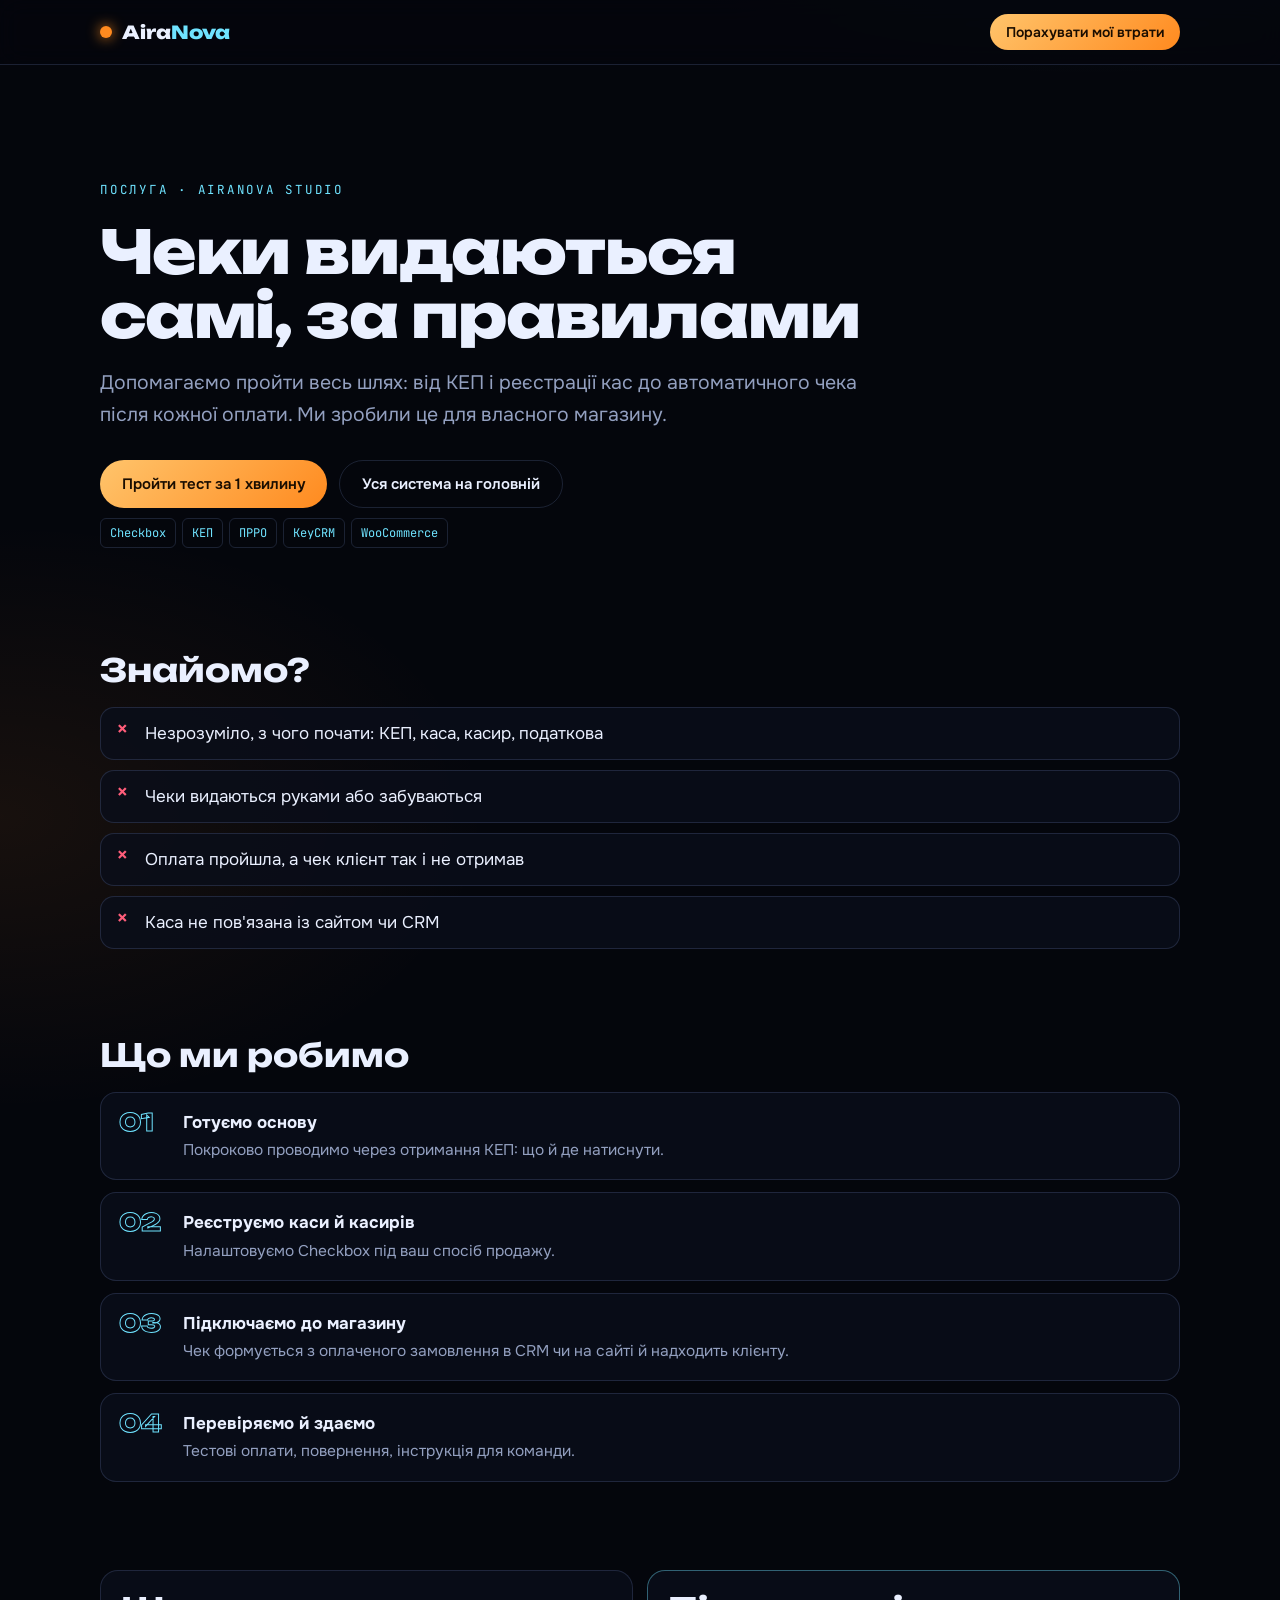
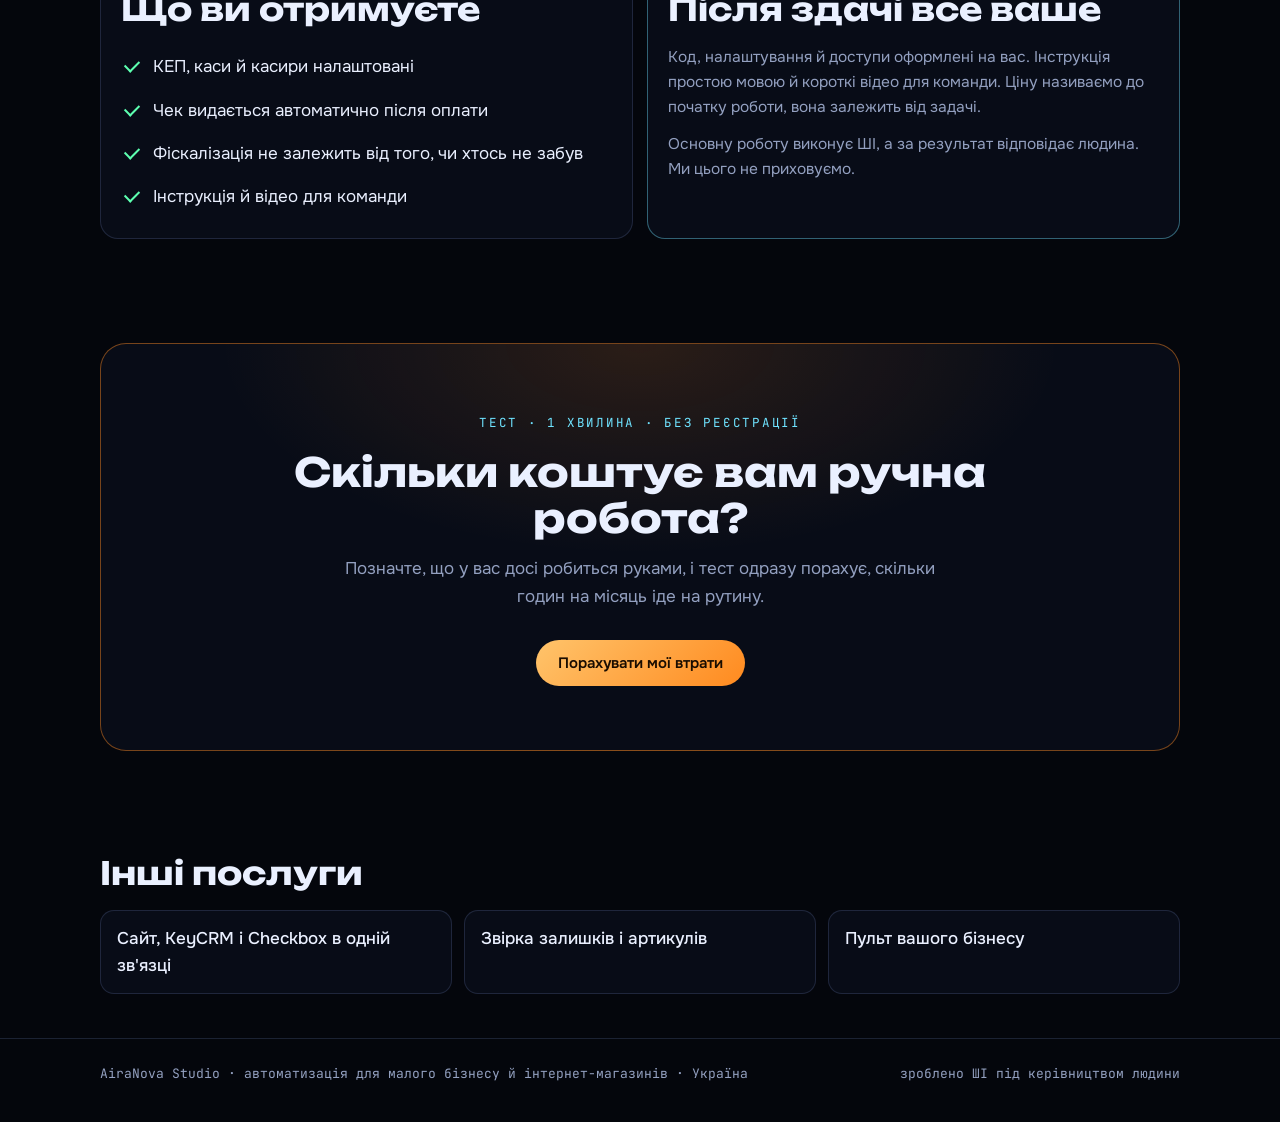
<file: poslugy/checkbox-pid-klyuch/index.html>
<!doctype html>
<html lang="uk">
<head>
<meta charset="utf-8">
<meta name="viewport" content="width=device-width,initial-scale=1">
<title>Checkbox під ключ: КЕП, каси, касири й автоматичні чеки · AiraNova Studio</title>
<meta name="description" content="Підключення Checkbox під ключ для інтернет-магазину: створення КЕП, реєстрація кас і касирів, автоматичні чеки після оплати з KeyCRM чи сайту.">
<link rel="canonical" href="https://airanova-studio.github.io/poslugy/checkbox-pid-klyuch/">
<meta property="og:type" content="website">
<meta property="og:site_name" content="AiraNova Studio">
<meta property="og:title" content="Checkbox під ключ: КЕП, каси, касири й автоматичні чеки">
<meta property="og:description" content="Підключення Checkbox під ключ для інтернет-магазину: створення КЕП, реєстрація кас і касирів, автоматичні чеки після оплати з KeyCRM чи сайту.">
<meta property="og:url" content="https://airanova-studio.github.io/poslugy/checkbox-pid-klyuch/">
<meta property="og:locale" content="uk_UA">
<meta property="og:image" content="https://airanova-studio.github.io/og.png">
<meta name="twitter:card" content="summary_large_image">
<script type="application/ld+json">{"@context": "https://schema.org", "@type": "Service", "name": "Checkbox під ключ", "description": "Підключення Checkbox під ключ для інтернет-магазину: створення КЕП, реєстрація кас і касирів, автоматичні чеки після оплати з KeyCRM чи сайту.", "areaServed": "UA", "provider": {"@type": "ProfessionalService", "name": "AiraNova Studio", "url": "https://airanova-studio.github.io/"}, "url": "https://airanova-studio.github.io/poslugy/checkbox-pid-klyuch/"}</script>
<link rel="icon" type="image/svg+xml" href="../../favicon.svg">
<link rel="icon" type="image/png" sizes="32x32" href="../../favicon-32.png">
<link rel="apple-touch-icon" href="../../apple-touch-icon.png">
<meta name="theme-color" content="#04060c">
<link rel="preconnect" href="https://fonts.googleapis.com">
<link rel="stylesheet" href="https://fonts.googleapis.com/css2?family=Unbounded:wght@600;700;800&family=Onest:wght@400;500;600&family=JetBrains+Mono:wght@400&display=swap">
<link rel="stylesheet" href="../style.css">
</head>
<body>
<header class="top"><div class="wrap"><a class="logo" href="../../"><i></i>Aira<span>Nova</span></a><a class="btn sm" href="../../#test">Порахувати мої втрати</a></div></header>
<main class="wrap">
<section class="hero">
  <span class="eyebrow">Послуга · AiraNova Studio</span>
  <h1>Чеки видаються самі, за правилами</h1>
  <p class="lead">Допомагаємо пройти весь шлях: від КЕП і реєстрації кас до автоматичного чека після кожної оплати. Ми зробили це для власного магазину.</p>
  <div class="cta"><a class="btn" href="../../#test">Пройти тест за 1 хвилину</a><a class="btn ghost" href="../../">Уся система на головній</a></div>
  <div class="tags"><span>Checkbox</span><span>КЕП</span><span>ПРРО</span><span>KeyCRM</span><span>WooCommerce</span></div>
</section>
<section class="s"><h2>Знайомо?</h2><ul class="pain"><li>Незрозуміло, з чого почати: КЕП, каса, касир, податкова</li><li>Чеки видаються руками або забуваються</li><li>Оплата пройшла, а чек клієнт так і не отримав</li><li>Каса не пов&#x27;язана із сайтом чи CRM</li></ul></section>
<section class="s"><h2>Що ми робимо</h2><ol class="steps"><li><b>Готуємо основу</b><span>Покроково проводимо через отримання КЕП: що й де натиснути.</span></li><li><b>Реєструємо каси й касирів</b><span>Налаштовуємо Checkbox під ваш спосіб продажу.</span></li><li><b>Підключаємо до магазину</b><span>Чек формується з оплаченого замовлення в CRM чи на сайті й надходить клієнту.</span></li><li><b>Перевіряємо й здаємо</b><span>Тестові оплати, повернення, інструкція для команди.</span></li></ol></section>
<section class="s"><div class="grid">
  <div class="card"><h2>Що ви отримуєте</h2><ul class="get"><li>КЕП, каси й касири налаштовані</li><li>Чек видається автоматично після оплати</li><li>Фіскалізація не залежить від того, чи хтось не забув</li><li>Інструкція й відео для команди</li></ul></div>
  <div class="card own"><h2>Після здачі все ваше</h2><p>Код, налаштування й доступи оформлені на вас. Інструкція простою мовою й короткі відео для команди. Ціну називаємо до початку роботи, вона залежить від задачі.</p><p style="margin-top:12px">Основну роботу виконує ШІ, а за результат відповідає людина. Ми цього не приховуємо.</p></div>
</div></section>
<section class="final">
  <span class="eyebrow">Тест · 1 хвилина · без реєстрації</span>
  <h2>Скільки коштує вам ручна робота?</h2>
  <p>Позначте, що у вас досі робиться руками, і тест одразу порахує, скільки годин на місяць іде на рутину.</p>
  <div class="cta"><a class="btn" href="../../#test">Порахувати мої втрати</a></div>
</section>
<section class="s"><h2>Інші послуги</h2><div class="more"><a href="../keycrm-checkbox/">Сайт, KeyCRM і Checkbox в одній зв&#x27;язці</a><a href="../zvirka-zalyshkiv/">Звірка залишків і артикулів</a><a href="../pult-biznesu/">Пульт вашого бізнесу</a></div></section>
</main>
<footer><div class="wrap"><span>AiraNova Studio · автоматизація для малого бізнесу й інтернет-магазинів · Україна</span><span>зроблено ШІ під керівництвом людини</span></div></footer>
</body>
</html>
</file>
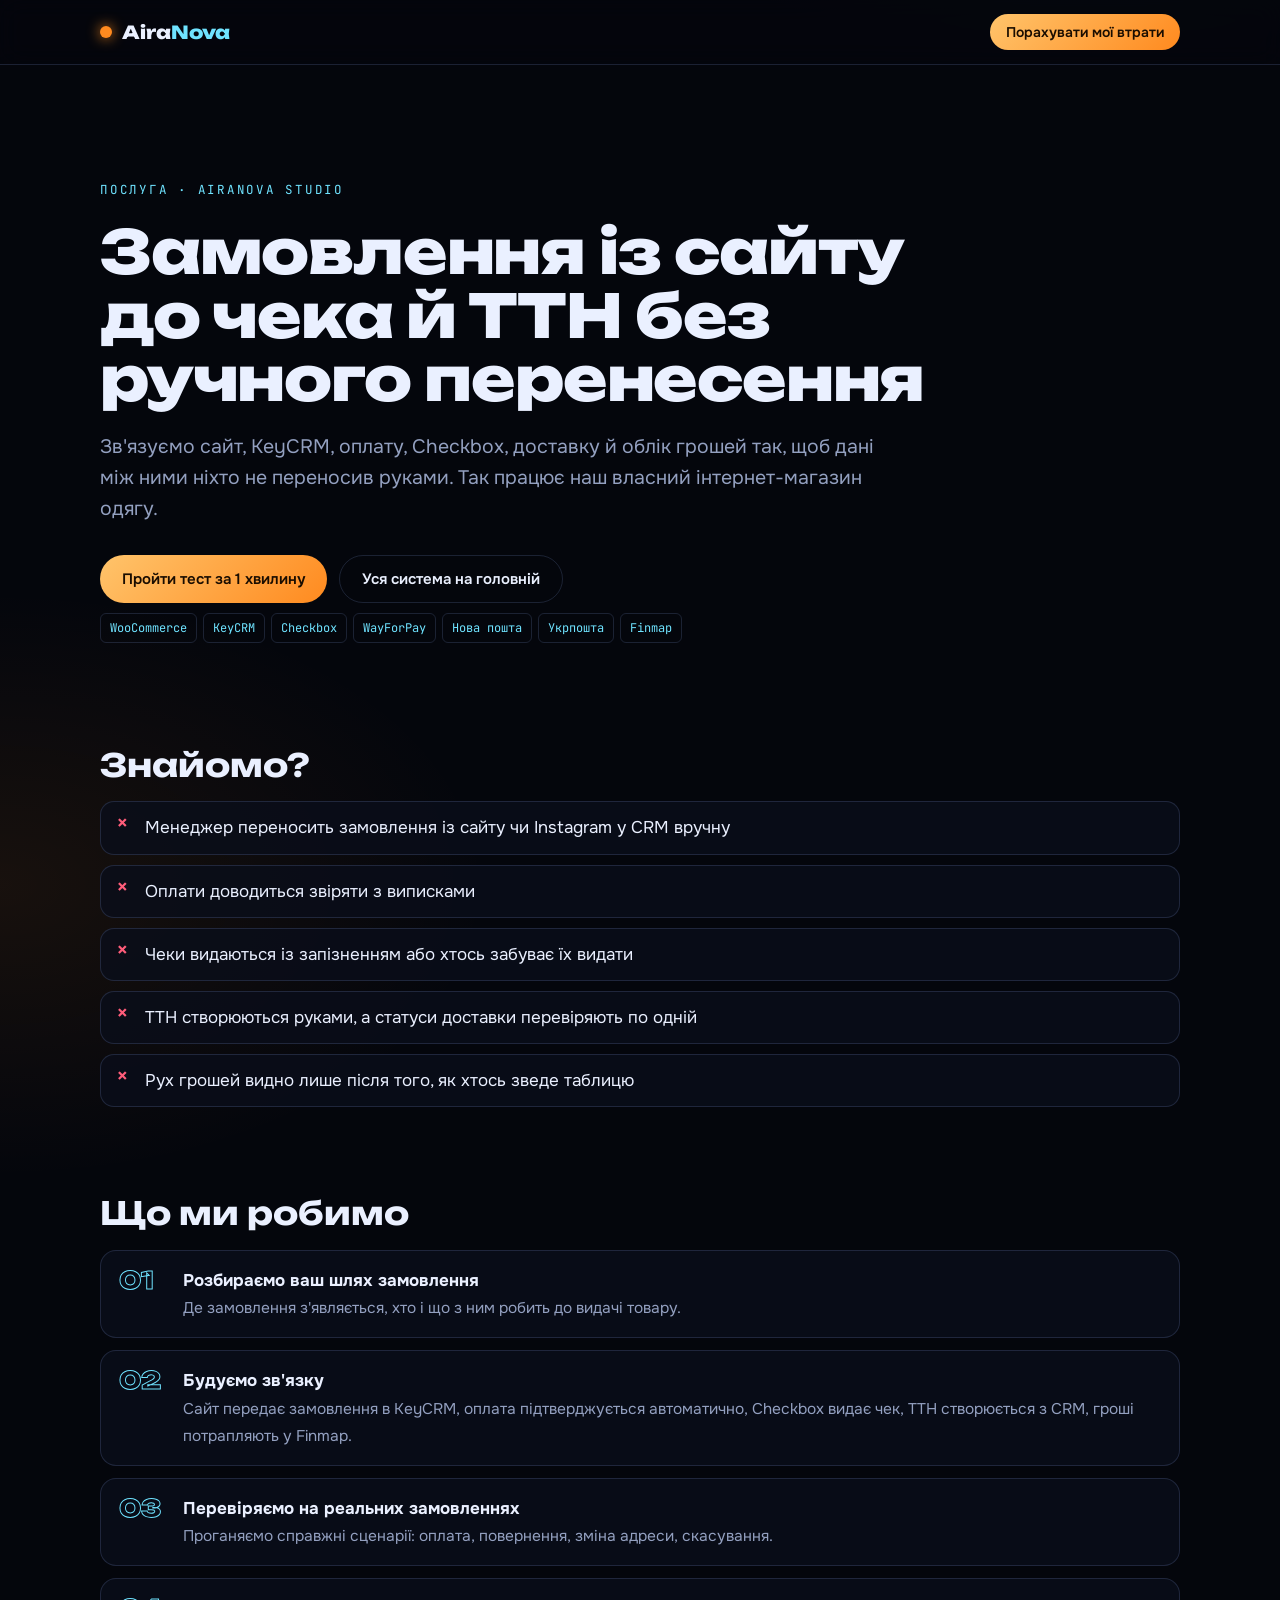
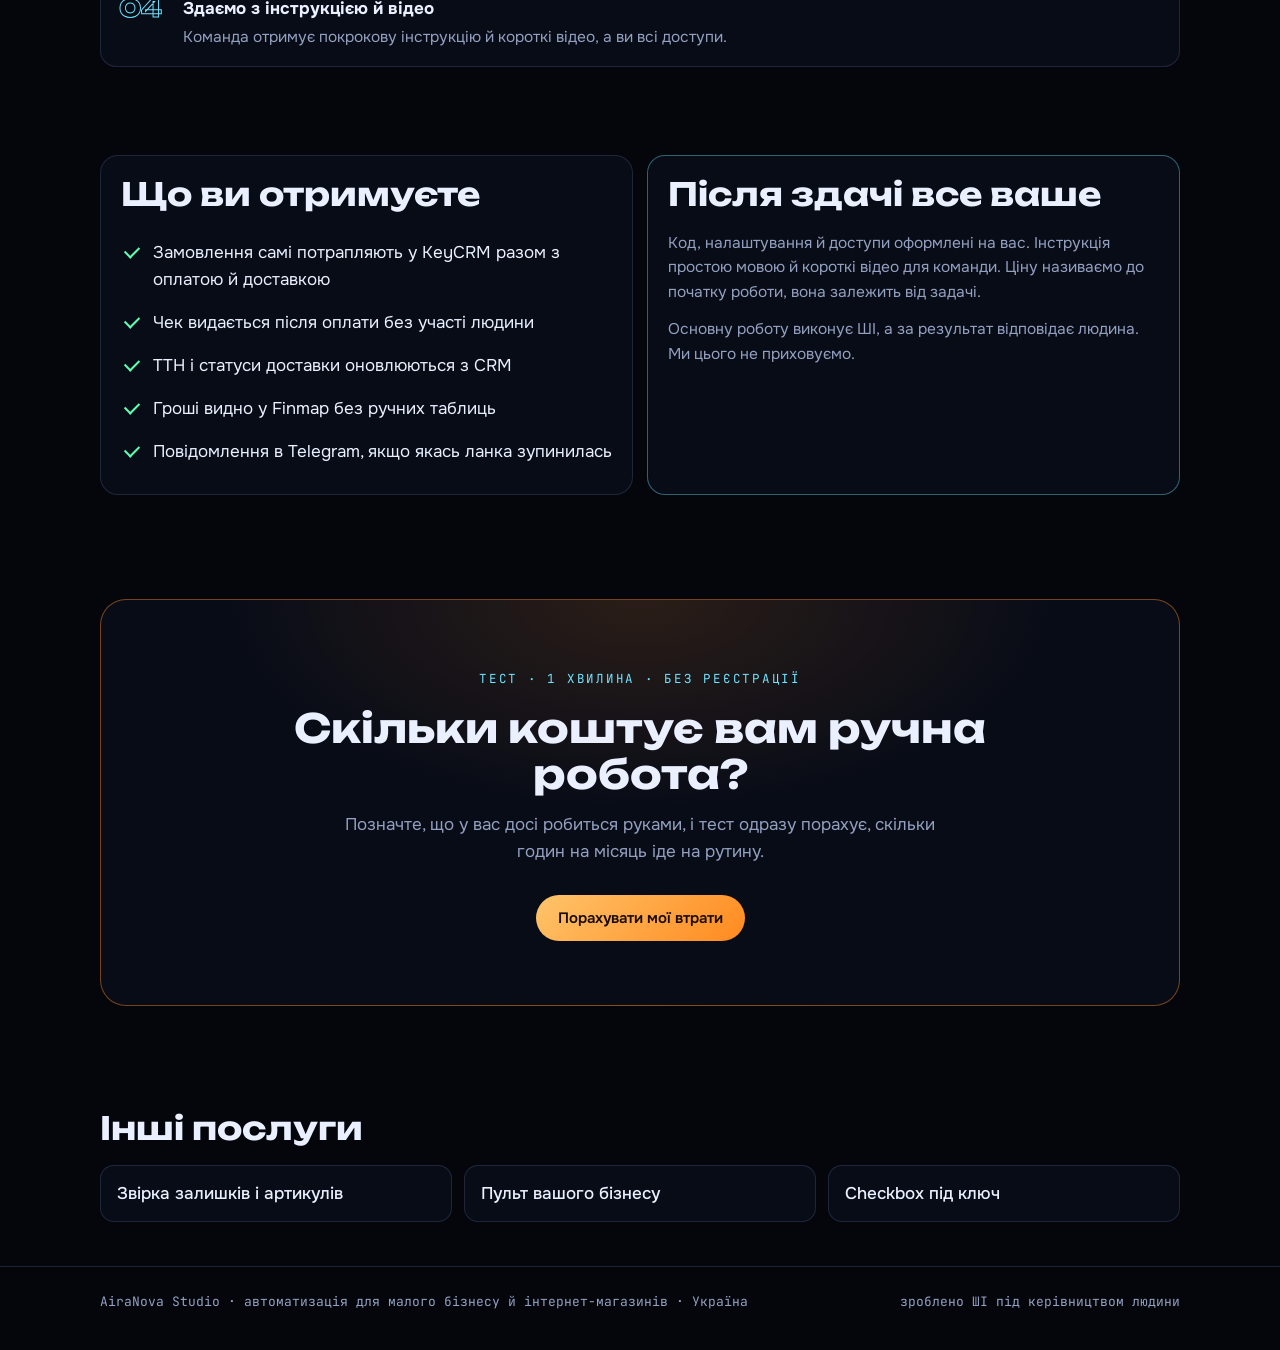
<file: poslugy/keycrm-checkbox/index.html>
<!doctype html>
<html lang="uk">
<head>
<meta charset="utf-8">
<meta name="viewport" content="width=device-width,initial-scale=1">
<title>Зв&#x27;язка сайту, KeyCRM і Checkbox для інтернет-магазину · AiraNova Studio</title>
<meta name="description" content="Налаштовуємо зв&#x27;язку WooCommerce, KeyCRM, Checkbox, WayForPay, Нової пошти, Укрпошти й Finmap: замовлення, оплати, чеки й ТТН без ручного перенесення.">
<link rel="canonical" href="https://airanova-studio.github.io/poslugy/keycrm-checkbox/">
<meta property="og:type" content="website">
<meta property="og:site_name" content="AiraNova Studio">
<meta property="og:title" content="Зв&#x27;язка сайту, KeyCRM і Checkbox для інтернет-магазину">
<meta property="og:description" content="Налаштовуємо зв&#x27;язку WooCommerce, KeyCRM, Checkbox, WayForPay, Нової пошти, Укрпошти й Finmap: замовлення, оплати, чеки й ТТН без ручного перенесення.">
<meta property="og:url" content="https://airanova-studio.github.io/poslugy/keycrm-checkbox/">
<meta property="og:locale" content="uk_UA">
<meta property="og:image" content="https://airanova-studio.github.io/og.png">
<meta name="twitter:card" content="summary_large_image">
<script type="application/ld+json">{"@context": "https://schema.org", "@type": "Service", "name": "Сайт, KeyCRM і Checkbox в одній зв'язці", "description": "Налаштовуємо зв'язку WooCommerce, KeyCRM, Checkbox, WayForPay, Нової пошти, Укрпошти й Finmap: замовлення, оплати, чеки й ТТН без ручного перенесення.", "areaServed": "UA", "provider": {"@type": "ProfessionalService", "name": "AiraNova Studio", "url": "https://airanova-studio.github.io/"}, "url": "https://airanova-studio.github.io/poslugy/keycrm-checkbox/"}</script>
<link rel="icon" type="image/svg+xml" href="../../favicon.svg">
<link rel="icon" type="image/png" sizes="32x32" href="../../favicon-32.png">
<link rel="apple-touch-icon" href="../../apple-touch-icon.png">
<meta name="theme-color" content="#04060c">
<link rel="preconnect" href="https://fonts.googleapis.com">
<link rel="stylesheet" href="https://fonts.googleapis.com/css2?family=Unbounded:wght@600;700;800&family=Onest:wght@400;500;600&family=JetBrains+Mono:wght@400&display=swap">
<link rel="stylesheet" href="../style.css">
</head>
<body>
<header class="top"><div class="wrap"><a class="logo" href="../../"><i></i>Aira<span>Nova</span></a><a class="btn sm" href="../../#test">Порахувати мої втрати</a></div></header>
<main class="wrap">
<section class="hero">
  <span class="eyebrow">Послуга · AiraNova Studio</span>
  <h1>Замовлення із сайту до чека й ТТН без ручного перенесення</h1>
  <p class="lead">Зв&#x27;язуємо сайт, KeyCRM, оплату, Checkbox, доставку й облік грошей так, щоб дані між ними ніхто не переносив руками. Так працює наш власний інтернет-магазин одягу.</p>
  <div class="cta"><a class="btn" href="../../#test">Пройти тест за 1 хвилину</a><a class="btn ghost" href="../../">Уся система на головній</a></div>
  <div class="tags"><span>WooCommerce</span><span>KeyCRM</span><span>Checkbox</span><span>WayForPay</span><span>Нова пошта</span><span>Укрпошта</span><span>Finmap</span></div>
</section>
<section class="s"><h2>Знайомо?</h2><ul class="pain"><li>Менеджер переносить замовлення із сайту чи Instagram у CRM вручну</li><li>Оплати доводиться звіряти з виписками</li><li>Чеки видаються із запізненням або хтось забуває їх видати</li><li>ТТН створюються руками, а статуси доставки перевіряють по одній</li><li>Рух грошей видно лише після того, як хтось зведе таблицю</li></ul></section>
<section class="s"><h2>Що ми робимо</h2><ol class="steps"><li><b>Розбираємо ваш шлях замовлення</b><span>Де замовлення з&#x27;являється, хто і що з ним робить до видачі товару.</span></li><li><b>Будуємо зв&#x27;язку</b><span>Сайт передає замовлення в KeyCRM, оплата підтверджується автоматично, Checkbox видає чек, ТТН створюється з CRM, гроші потрапляють у Finmap.</span></li><li><b>Перевіряємо на реальних замовленнях</b><span>Проганяємо справжні сценарії: оплата, повернення, зміна адреси, скасування.</span></li><li><b>Здаємо з інструкцією й відео</b><span>Команда отримує покрокову інструкцію й короткі відео, а ви всі доступи.</span></li></ol></section>
<section class="s"><div class="grid">
  <div class="card"><h2>Що ви отримуєте</h2><ul class="get"><li>Замовлення самі потрапляють у KeyCRM разом з оплатою й доставкою</li><li>Чек видається після оплати без участі людини</li><li>ТТН і статуси доставки оновлюються з CRM</li><li>Гроші видно у Finmap без ручних таблиць</li><li>Повідомлення в Telegram, якщо якась ланка зупинилась</li></ul></div>
  <div class="card own"><h2>Після здачі все ваше</h2><p>Код, налаштування й доступи оформлені на вас. Інструкція простою мовою й короткі відео для команди. Ціну називаємо до початку роботи, вона залежить від задачі.</p><p style="margin-top:12px">Основну роботу виконує ШІ, а за результат відповідає людина. Ми цього не приховуємо.</p></div>
</div></section>
<section class="final">
  <span class="eyebrow">Тест · 1 хвилина · без реєстрації</span>
  <h2>Скільки коштує вам ручна робота?</h2>
  <p>Позначте, що у вас досі робиться руками, і тест одразу порахує, скільки годин на місяць іде на рутину.</p>
  <div class="cta"><a class="btn" href="../../#test">Порахувати мої втрати</a></div>
</section>
<section class="s"><h2>Інші послуги</h2><div class="more"><a href="../zvirka-zalyshkiv/">Звірка залишків і артикулів</a><a href="../pult-biznesu/">Пульт вашого бізнесу</a><a href="../checkbox-pid-klyuch/">Checkbox під ключ</a></div></section>
</main>
<footer><div class="wrap"><span>AiraNova Studio · автоматизація для малого бізнесу й інтернет-магазинів · Україна</span><span>зроблено ШІ під керівництвом людини</span></div></footer>
</body>
</html>
</file>
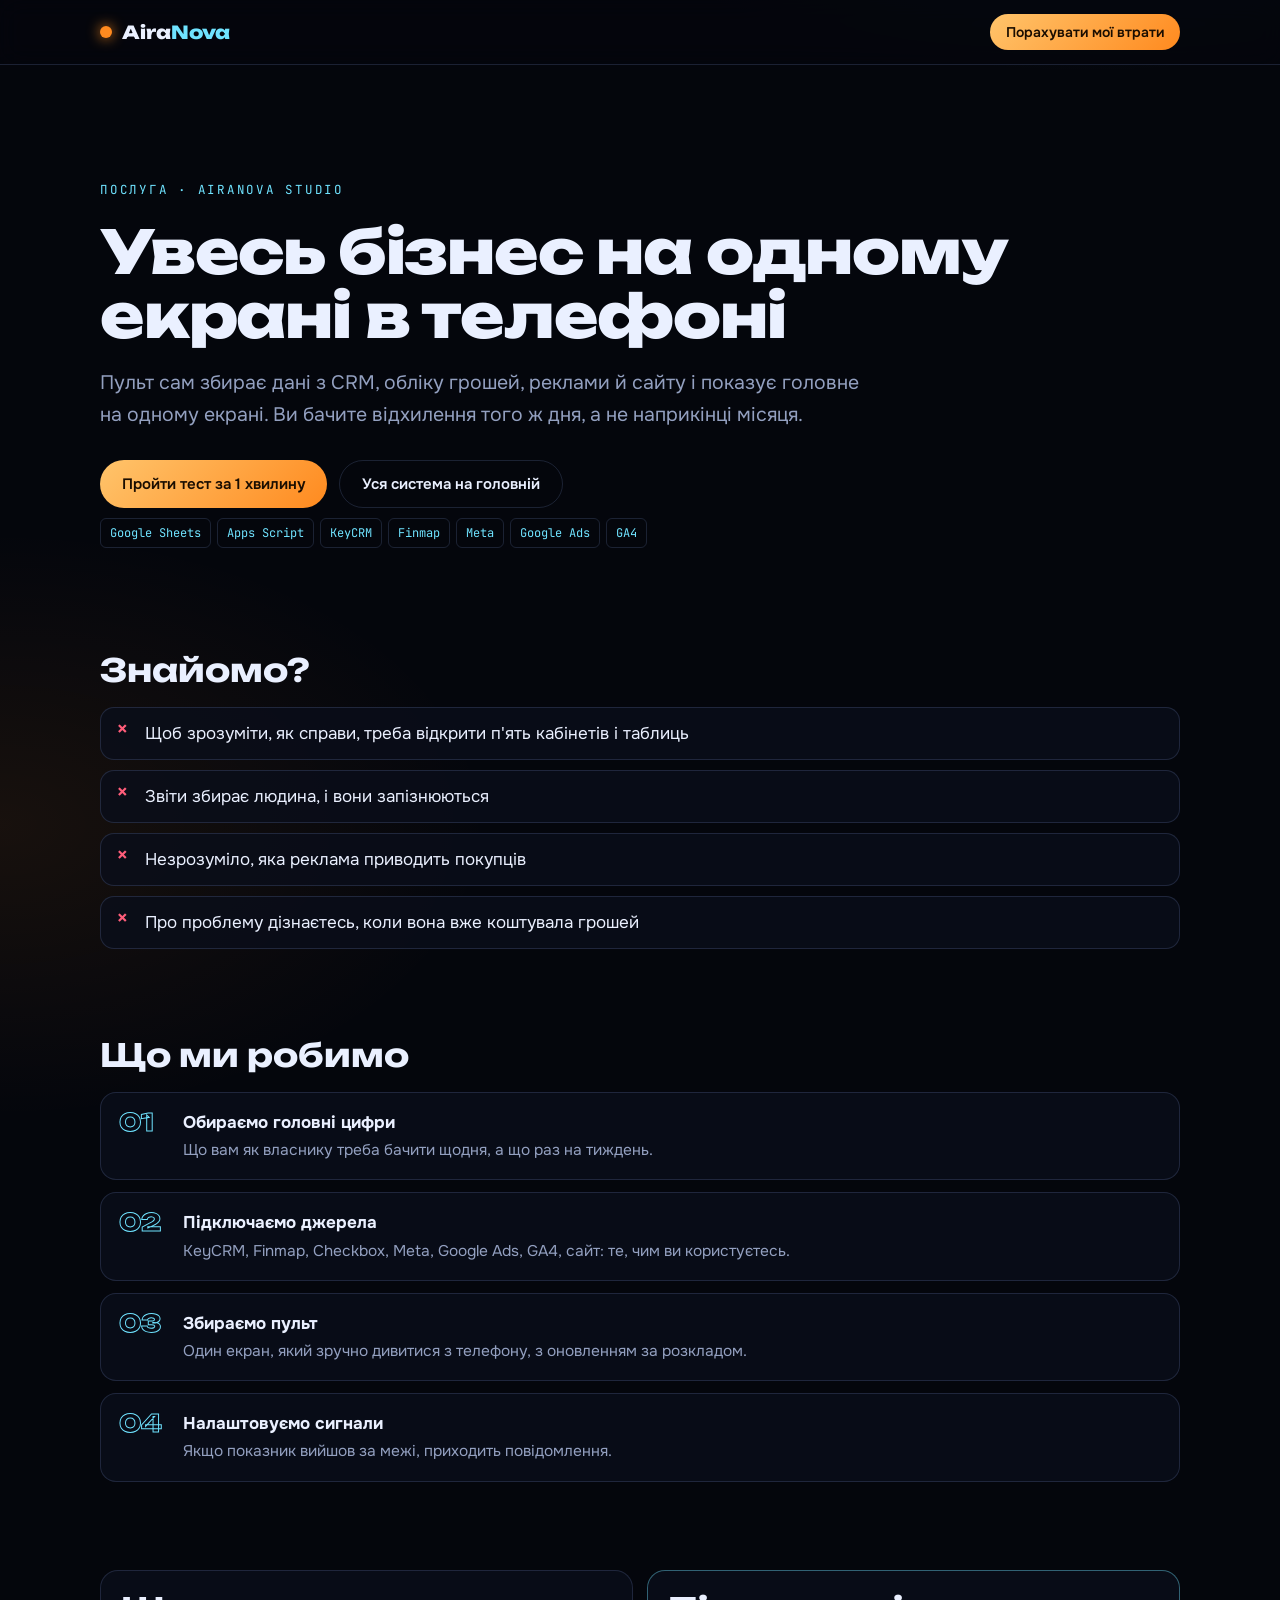
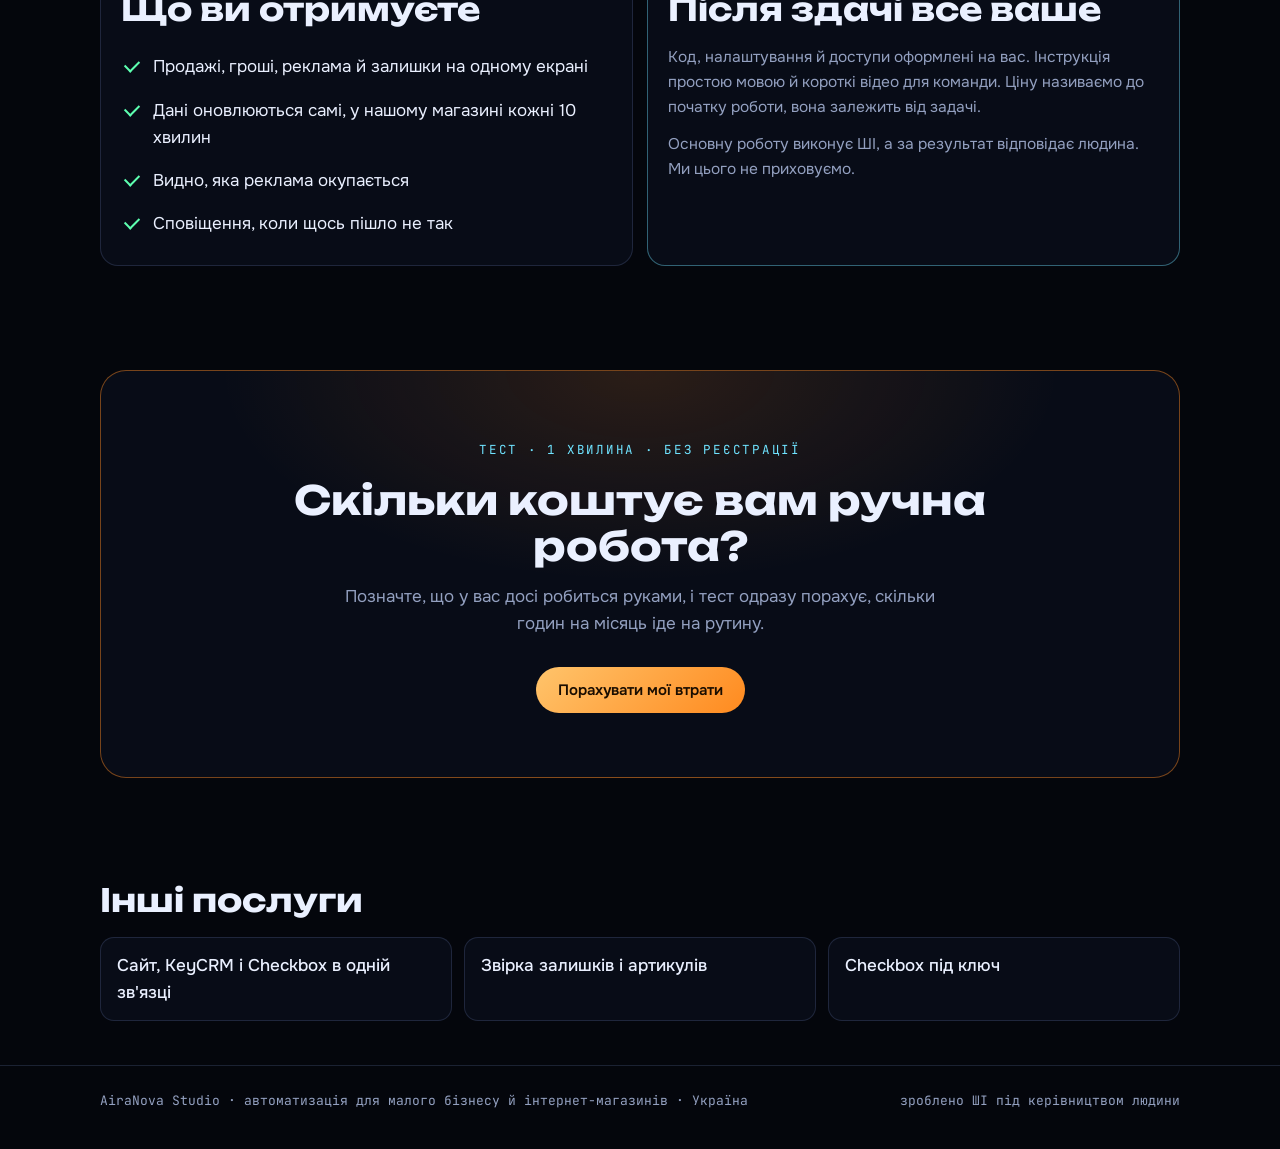
<file: poslugy/pult-biznesu/index.html>
<!doctype html>
<html lang="uk">
<head>
<meta charset="utf-8">
<meta name="viewport" content="width=device-width,initial-scale=1">
<title>Пульт вашого бізнесу: усі цифри в телефоні · AiraNova Studio</title>
<meta name="description" content="Пульт вашого бізнесу: продажі, гроші, реклама, залишки й робота команди на одному екрані в телефоні. Дані з KeyCRM, Finmap, Meta, Google Ads і сайту оновлюються самі.">
<link rel="canonical" href="https://airanova-studio.github.io/poslugy/pult-biznesu/">
<meta property="og:type" content="website">
<meta property="og:site_name" content="AiraNova Studio">
<meta property="og:title" content="Пульт вашого бізнесу: усі цифри в телефоні">
<meta property="og:description" content="Пульт вашого бізнесу: продажі, гроші, реклама, залишки й робота команди на одному екрані в телефоні. Дані з KeyCRM, Finmap, Meta, Google Ads і сайту оновлюються самі.">
<meta property="og:url" content="https://airanova-studio.github.io/poslugy/pult-biznesu/">
<meta property="og:locale" content="uk_UA">
<meta property="og:image" content="https://airanova-studio.github.io/og.png">
<meta name="twitter:card" content="summary_large_image">
<script type="application/ld+json">{"@context": "https://schema.org", "@type": "Service", "name": "Пульт вашого бізнесу", "description": "Пульт вашого бізнесу: продажі, гроші, реклама, залишки й робота команди на одному екрані в телефоні. Дані з KeyCRM, Finmap, Meta, Google Ads і сайту оновлюються самі.", "areaServed": "UA", "provider": {"@type": "ProfessionalService", "name": "AiraNova Studio", "url": "https://airanova-studio.github.io/"}, "url": "https://airanova-studio.github.io/poslugy/pult-biznesu/"}</script>
<link rel="icon" type="image/svg+xml" href="../../favicon.svg">
<link rel="icon" type="image/png" sizes="32x32" href="../../favicon-32.png">
<link rel="apple-touch-icon" href="../../apple-touch-icon.png">
<meta name="theme-color" content="#04060c">
<link rel="preconnect" href="https://fonts.googleapis.com">
<link rel="stylesheet" href="https://fonts.googleapis.com/css2?family=Unbounded:wght@600;700;800&family=Onest:wght@400;500;600&family=JetBrains+Mono:wght@400&display=swap">
<link rel="stylesheet" href="../style.css">
</head>
<body>
<header class="top"><div class="wrap"><a class="logo" href="../../"><i></i>Aira<span>Nova</span></a><a class="btn sm" href="../../#test">Порахувати мої втрати</a></div></header>
<main class="wrap">
<section class="hero">
  <span class="eyebrow">Послуга · AiraNova Studio</span>
  <h1>Увесь бізнес на одному екрані в телефоні</h1>
  <p class="lead">Пульт сам збирає дані з CRM, обліку грошей, реклами й сайту і показує головне на одному екрані. Ви бачите відхилення того ж дня, а не наприкінці місяця.</p>
  <div class="cta"><a class="btn" href="../../#test">Пройти тест за 1 хвилину</a><a class="btn ghost" href="../../">Уся система на головній</a></div>
  <div class="tags"><span>Google Sheets</span><span>Apps Script</span><span>KeyCRM</span><span>Finmap</span><span>Meta</span><span>Google Ads</span><span>GA4</span></div>
</section>
<section class="s"><h2>Знайомо?</h2><ul class="pain"><li>Щоб зрозуміти, як справи, треба відкрити п&#x27;ять кабінетів і таблиць</li><li>Звіти збирає людина, і вони запізнюються</li><li>Незрозуміло, яка реклама приводить покупців</li><li>Про проблему дізнаєтесь, коли вона вже коштувала грошей</li></ul></section>
<section class="s"><h2>Що ми робимо</h2><ol class="steps"><li><b>Обираємо головні цифри</b><span>Що вам як власнику треба бачити щодня, а що раз на тиждень.</span></li><li><b>Підключаємо джерела</b><span>KeyCRM, Finmap, Checkbox, Meta, Google Ads, GA4, сайт: те, чим ви користуєтесь.</span></li><li><b>Збираємо пульт</b><span>Один екран, який зручно дивитися з телефону, з оновленням за розкладом.</span></li><li><b>Налаштовуємо сигнали</b><span>Якщо показник вийшов за межі, приходить повідомлення.</span></li></ol></section>
<section class="s"><div class="grid">
  <div class="card"><h2>Що ви отримуєте</h2><ul class="get"><li>Продажі, гроші, реклама й залишки на одному екрані</li><li>Дані оновлюються самі, у нашому магазині кожні 10 хвилин</li><li>Видно, яка реклама окупається</li><li>Сповіщення, коли щось пішло не так</li></ul></div>
  <div class="card own"><h2>Після здачі все ваше</h2><p>Код, налаштування й доступи оформлені на вас. Інструкція простою мовою й короткі відео для команди. Ціну називаємо до початку роботи, вона залежить від задачі.</p><p style="margin-top:12px">Основну роботу виконує ШІ, а за результат відповідає людина. Ми цього не приховуємо.</p></div>
</div></section>
<section class="final">
  <span class="eyebrow">Тест · 1 хвилина · без реєстрації</span>
  <h2>Скільки коштує вам ручна робота?</h2>
  <p>Позначте, що у вас досі робиться руками, і тест одразу порахує, скільки годин на місяць іде на рутину.</p>
  <div class="cta"><a class="btn" href="../../#test">Порахувати мої втрати</a></div>
</section>
<section class="s"><h2>Інші послуги</h2><div class="more"><a href="../keycrm-checkbox/">Сайт, KeyCRM і Checkbox в одній зв&#x27;язці</a><a href="../zvirka-zalyshkiv/">Звірка залишків і артикулів</a><a href="../checkbox-pid-klyuch/">Checkbox під ключ</a></div></section>
</main>
<footer><div class="wrap"><span>AiraNova Studio · автоматизація для малого бізнесу й інтернет-магазинів · Україна</span><span>зроблено ШІ під керівництвом людини</span></div></footer>
</body>
</html>
</file>
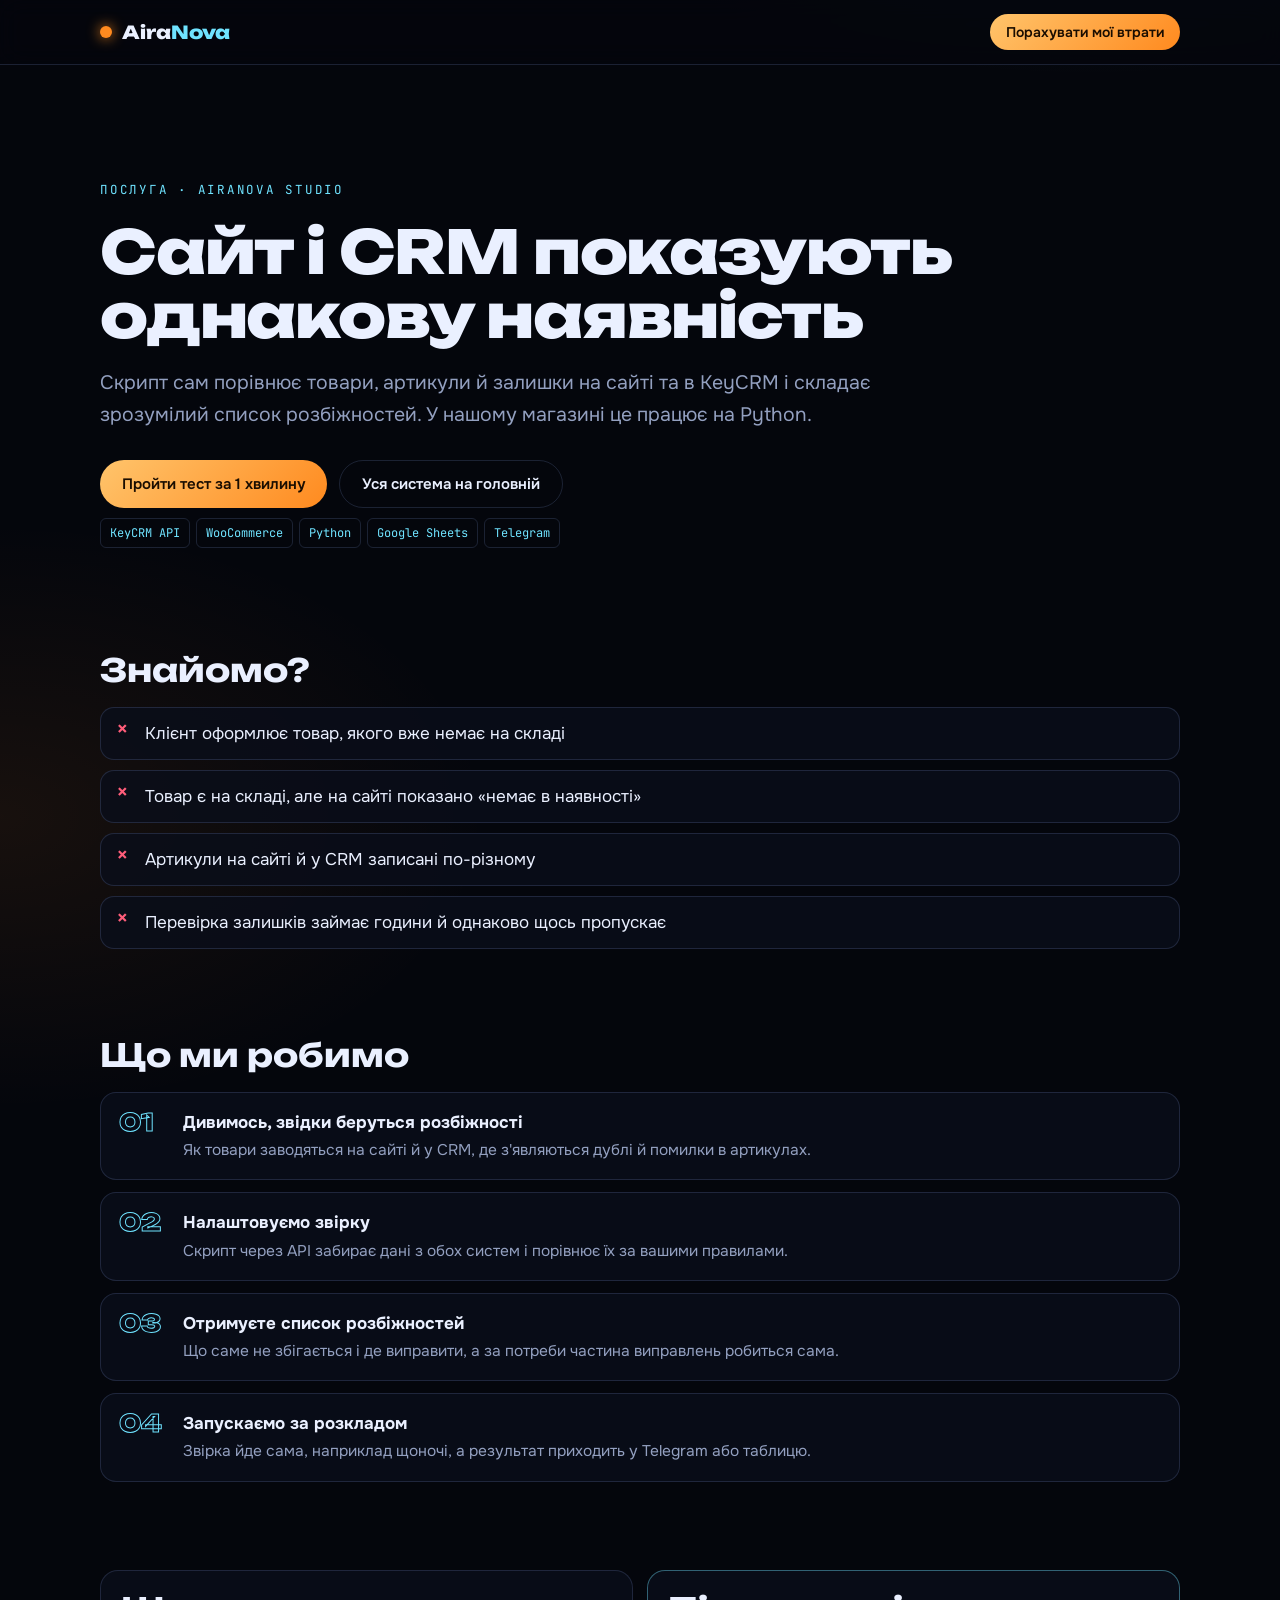
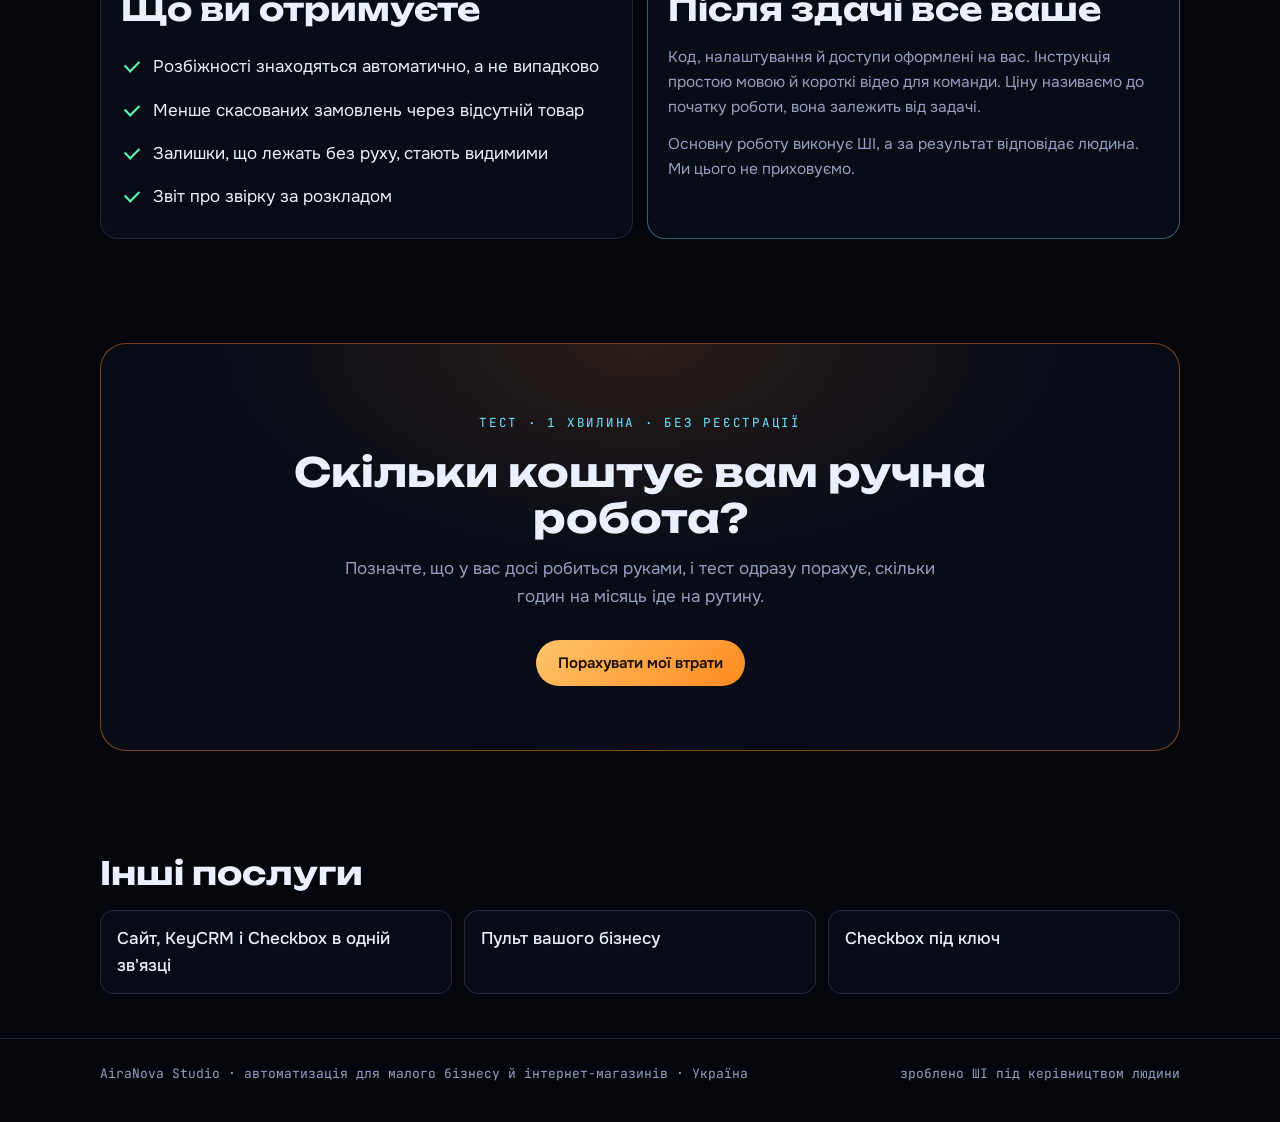
<file: poslugy/zvirka-zalyshkiv/index.html>
<!doctype html>
<html lang="uk">
<head>
<meta charset="utf-8">
<meta name="viewport" content="width=device-width,initial-scale=1">
<title>Звірка залишків і артикулів між сайтом і KeyCRM · AiraNova Studio</title>
<meta name="description" content="Автоматична звірка товарів, залишків і артикулів між сайтом і KeyCRM: список розбіжностей замість ручної перевірки й продажу товару, якого вже немає.">
<link rel="canonical" href="https://airanova-studio.github.io/poslugy/zvirka-zalyshkiv/">
<meta property="og:type" content="website">
<meta property="og:site_name" content="AiraNova Studio">
<meta property="og:title" content="Звірка залишків і артикулів між сайтом і KeyCRM">
<meta property="og:description" content="Автоматична звірка товарів, залишків і артикулів між сайтом і KeyCRM: список розбіжностей замість ручної перевірки й продажу товару, якого вже немає.">
<meta property="og:url" content="https://airanova-studio.github.io/poslugy/zvirka-zalyshkiv/">
<meta property="og:locale" content="uk_UA">
<meta property="og:image" content="https://airanova-studio.github.io/og.png">
<meta name="twitter:card" content="summary_large_image">
<script type="application/ld+json">{"@context": "https://schema.org", "@type": "Service", "name": "Звірка залишків і артикулів", "description": "Автоматична звірка товарів, залишків і артикулів між сайтом і KeyCRM: список розбіжностей замість ручної перевірки й продажу товару, якого вже немає.", "areaServed": "UA", "provider": {"@type": "ProfessionalService", "name": "AiraNova Studio", "url": "https://airanova-studio.github.io/"}, "url": "https://airanova-studio.github.io/poslugy/zvirka-zalyshkiv/"}</script>
<link rel="icon" type="image/svg+xml" href="../../favicon.svg">
<link rel="icon" type="image/png" sizes="32x32" href="../../favicon-32.png">
<link rel="apple-touch-icon" href="../../apple-touch-icon.png">
<meta name="theme-color" content="#04060c">
<link rel="preconnect" href="https://fonts.googleapis.com">
<link rel="stylesheet" href="https://fonts.googleapis.com/css2?family=Unbounded:wght@600;700;800&family=Onest:wght@400;500;600&family=JetBrains+Mono:wght@400&display=swap">
<link rel="stylesheet" href="../style.css">
</head>
<body>
<header class="top"><div class="wrap"><a class="logo" href="../../"><i></i>Aira<span>Nova</span></a><a class="btn sm" href="../../#test">Порахувати мої втрати</a></div></header>
<main class="wrap">
<section class="hero">
  <span class="eyebrow">Послуга · AiraNova Studio</span>
  <h1>Сайт і CRM показують однакову наявність</h1>
  <p class="lead">Скрипт сам порівнює товари, артикули й залишки на сайті та в KeyCRM і складає зрозумілий список розбіжностей. У нашому магазині це працює на Python.</p>
  <div class="cta"><a class="btn" href="../../#test">Пройти тест за 1 хвилину</a><a class="btn ghost" href="../../">Уся система на головній</a></div>
  <div class="tags"><span>KeyCRM API</span><span>WooCommerce</span><span>Python</span><span>Google Sheets</span><span>Telegram</span></div>
</section>
<section class="s"><h2>Знайомо?</h2><ul class="pain"><li>Клієнт оформлює товар, якого вже немає на складі</li><li>Товар є на складі, але на сайті показано «немає в наявності»</li><li>Артикули на сайті й у CRM записані по-різному</li><li>Перевірка залишків займає години й однаково щось пропускає</li></ul></section>
<section class="s"><h2>Що ми робимо</h2><ol class="steps"><li><b>Дивимось, звідки беруться розбіжності</b><span>Як товари заводяться на сайті й у CRM, де з&#x27;являються дублі й помилки в артикулах.</span></li><li><b>Налаштовуємо звірку</b><span>Скрипт через API забирає дані з обох систем і порівнює їх за вашими правилами.</span></li><li><b>Отримуєте список розбіжностей</b><span>Що саме не збігається і де виправити, а за потреби частина виправлень робиться сама.</span></li><li><b>Запускаємо за розкладом</b><span>Звірка йде сама, наприклад щоночі, а результат приходить у Telegram або таблицю.</span></li></ol></section>
<section class="s"><div class="grid">
  <div class="card"><h2>Що ви отримуєте</h2><ul class="get"><li>Розбіжності знаходяться автоматично, а не випадково</li><li>Менше скасованих замовлень через відсутній товар</li><li>Залишки, що лежать без руху, стають видимими</li><li>Звіт про звірку за розкладом</li></ul></div>
  <div class="card own"><h2>Після здачі все ваше</h2><p>Код, налаштування й доступи оформлені на вас. Інструкція простою мовою й короткі відео для команди. Ціну називаємо до початку роботи, вона залежить від задачі.</p><p style="margin-top:12px">Основну роботу виконує ШІ, а за результат відповідає людина. Ми цього не приховуємо.</p></div>
</div></section>
<section class="final">
  <span class="eyebrow">Тест · 1 хвилина · без реєстрації</span>
  <h2>Скільки коштує вам ручна робота?</h2>
  <p>Позначте, що у вас досі робиться руками, і тест одразу порахує, скільки годин на місяць іде на рутину.</p>
  <div class="cta"><a class="btn" href="../../#test">Порахувати мої втрати</a></div>
</section>
<section class="s"><h2>Інші послуги</h2><div class="more"><a href="../keycrm-checkbox/">Сайт, KeyCRM і Checkbox в одній зв&#x27;язці</a><a href="../pult-biznesu/">Пульт вашого бізнесу</a><a href="../checkbox-pid-klyuch/">Checkbox під ключ</a></div></section>
</main>
<footer><div class="wrap"><span>AiraNova Studio · автоматизація для малого бізнесу й інтернет-магазинів · Україна</span><span>зроблено ШІ під керівництвом людини</span></div></footer>
</body>
</html>
</file>
<file: poslugy/style.css>
:root{color-scheme:dark;--bg:#04060c;--panel:rgba(10,14,26,.82);--line:rgba(150,180,255,.16);--fg:#eaf0ff;--muted:#93a0c0;--sig:#ff8a1f;--sig2:#ffc46b;--ice:#6fe3ff;--ok:#5dffb0;
--fd:"Unbounded","Arial Black",system-ui,sans-serif;--fb:"Onest",system-ui,sans-serif;--fm:"JetBrains Mono",ui-monospace,monospace}
*{box-sizing:border-box;margin:0}
html{background:var(--bg)}
body{background:radial-gradient(900px 500px at 85% -10%,rgba(111,227,255,.12),transparent 70%),radial-gradient(700px 420px at 0% 30%,rgba(255,138,31,.08),transparent 70%),var(--bg);color:var(--fg);font:400 17px/1.6 var(--fb);min-height:100vh}
a{color:inherit}
.wrap{width:min(1080px,100% - 32px);margin:0 auto}
header.top{position:sticky;top:0;z-index:5;backdrop-filter:blur(12px);background:rgba(4,6,12,.75);border-bottom:1px solid var(--line)}
header.top .wrap{display:flex;justify-content:space-between;align-items:center;gap:16px;height:64px}
.logo{font:800 18px var(--fd);text-decoration:none;display:flex;align-items:center}
.logo i{margin-right:10px}
.logo i{width:12px;height:12px;border-radius:50%;background:var(--sig);box-shadow:0 0 14px var(--sig)}
.logo span{color:var(--ice)}
.btn{display:inline-flex;align-items:center;gap:10px;border-radius:999px;padding:13px 22px;font:600 15px var(--fb);text-decoration:none;background:linear-gradient(135deg,var(--sig2),var(--sig));color:#1a0d00;border:0;transition:transform .2s,box-shadow .2s}
.btn:hover{transform:translateY(-2px);box-shadow:0 10px 30px rgba(255,138,31,.35)}
.btn.ghost{background:transparent;color:var(--fg);border:1px solid var(--line)} .btn.ghost:hover{border-color:var(--ice);box-shadow:none}
.btn.sm{padding:9px 16px;font-size:14px}
.eyebrow{font:400 12.5px/1 var(--fm);letter-spacing:.14em;text-transform:uppercase;color:var(--ice)}
.hero{padding:clamp(56px,9vw,110px) 0 clamp(36px,5vw,60px)}
h1{font:800 clamp(30px,5.4vw,60px)/1.06 var(--fd);letter-spacing:-.02em;margin:18px 0 20px;max-width:18ch;text-wrap:balance}
.lead{color:var(--muted);font-size:clamp(17px,2vw,19.5px);max-width:60ch}
.cta{display:flex;flex-wrap:wrap;gap:12px;margin-top:30px}
section.s{padding:clamp(28px,4vw,44px) 0}
h2{font:700 clamp(22px,3vw,32px)/1.15 var(--fd);margin-bottom:18px}
.grid{display:grid;grid-template-columns:repeat(auto-fit,minmax(240px,1fr));gap:14px}
.card{border:1px solid var(--line);border-radius:18px;padding:20px;background:var(--panel)}
.card b{display:block;font-weight:600;margin-bottom:6px}
.card p{color:var(--muted);font-size:15.5px}
.pain li{list-style:none;position:relative;padding:12px 16px 12px 44px;border:1px solid var(--line);border-radius:14px;background:var(--panel);color:var(--fg)}
.pain li:before{content:"×";position:absolute;left:16px;top:10px;color:#ff5d7a;font:700 18px var(--fb)}
.pain{display:grid;gap:10px;padding:0}
.steps{counter-reset:k;display:grid;gap:12px;padding:0}
.steps li{list-style:none;counter-increment:k;position:relative;padding:16px 18px 16px 82px;border:1px solid var(--line);border-radius:16px;background:var(--panel)}
.steps li:before{content:counter(k,decimal-leading-zero);position:absolute;left:18px;top:14px;font:800 24px var(--fd);color:transparent;-webkit-text-stroke:1px var(--ice)}
.steps b{display:block} .steps span{color:var(--muted);font-size:15.5px}
.get li{list-style:none;position:relative;padding:8px 0 8px 32px;color:var(--fg)}
.get li:before{content:"";position:absolute;left:4px;top:15px;width:12px;height:7px;border-left:2px solid var(--ok);border-bottom:2px solid var(--ok);transform:rotate(-45deg)}
.get{padding:0}
.own{border-color:rgba(111,227,255,.4)}
.tags span{display:inline-block;font:400 12px var(--fm);padding:6px 9px;border:1px solid var(--line);border-radius:6px;color:var(--ice);margin:10px 6px 0 0}
.final{margin:clamp(30px,5vw,60px) 0;text-align:center;border:1px solid rgba(255,138,31,.45);border-radius:26px;padding:clamp(34px,6vw,64px) 22px;background:radial-gradient(600px 300px at 50% 0%,rgba(255,138,31,.14),transparent 70%),var(--panel)}
.final h2{font-size:clamp(24px,4vw,40px);max-width:20ch;margin:14px auto 14px}
.final p{color:var(--muted);max-width:56ch;margin:0 auto}
.final .cta{justify-content:center}
.more{display:grid;grid-template-columns:repeat(auto-fit,minmax(220px,1fr));gap:12px}
.more a{border:1px solid var(--line);border-radius:14px;padding:14px 16px;text-decoration:none;background:var(--panel);font-weight:500;transition:border-color .2s}
.more a:hover{border-color:var(--ice)}
footer{border-top:1px solid var(--line);padding:26px 0 40px;color:var(--muted);font:400 13px var(--fm)}
footer .wrap{display:flex;flex-wrap:wrap;justify-content:space-between;gap:10px}
@media (max-width:560px){header.top .btn{display:none} .steps li{padding-left:66px}}
</file>
